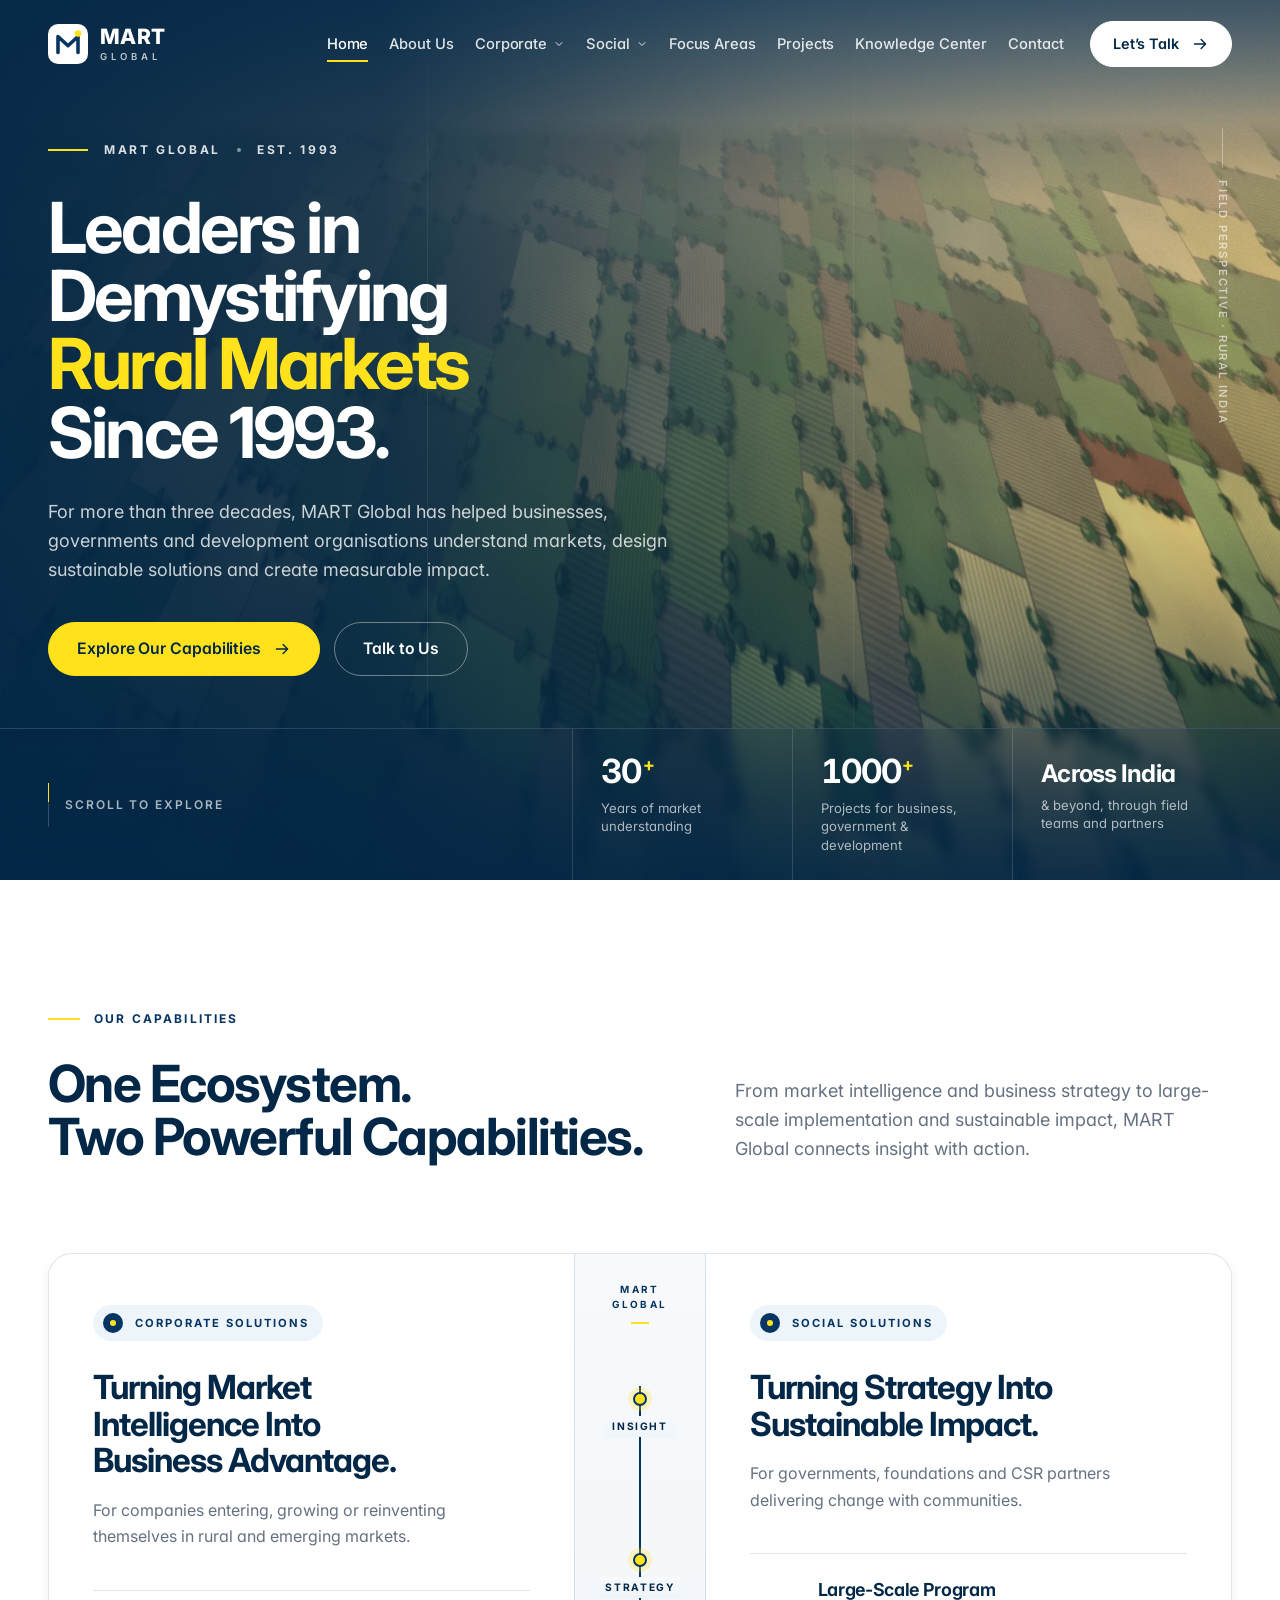
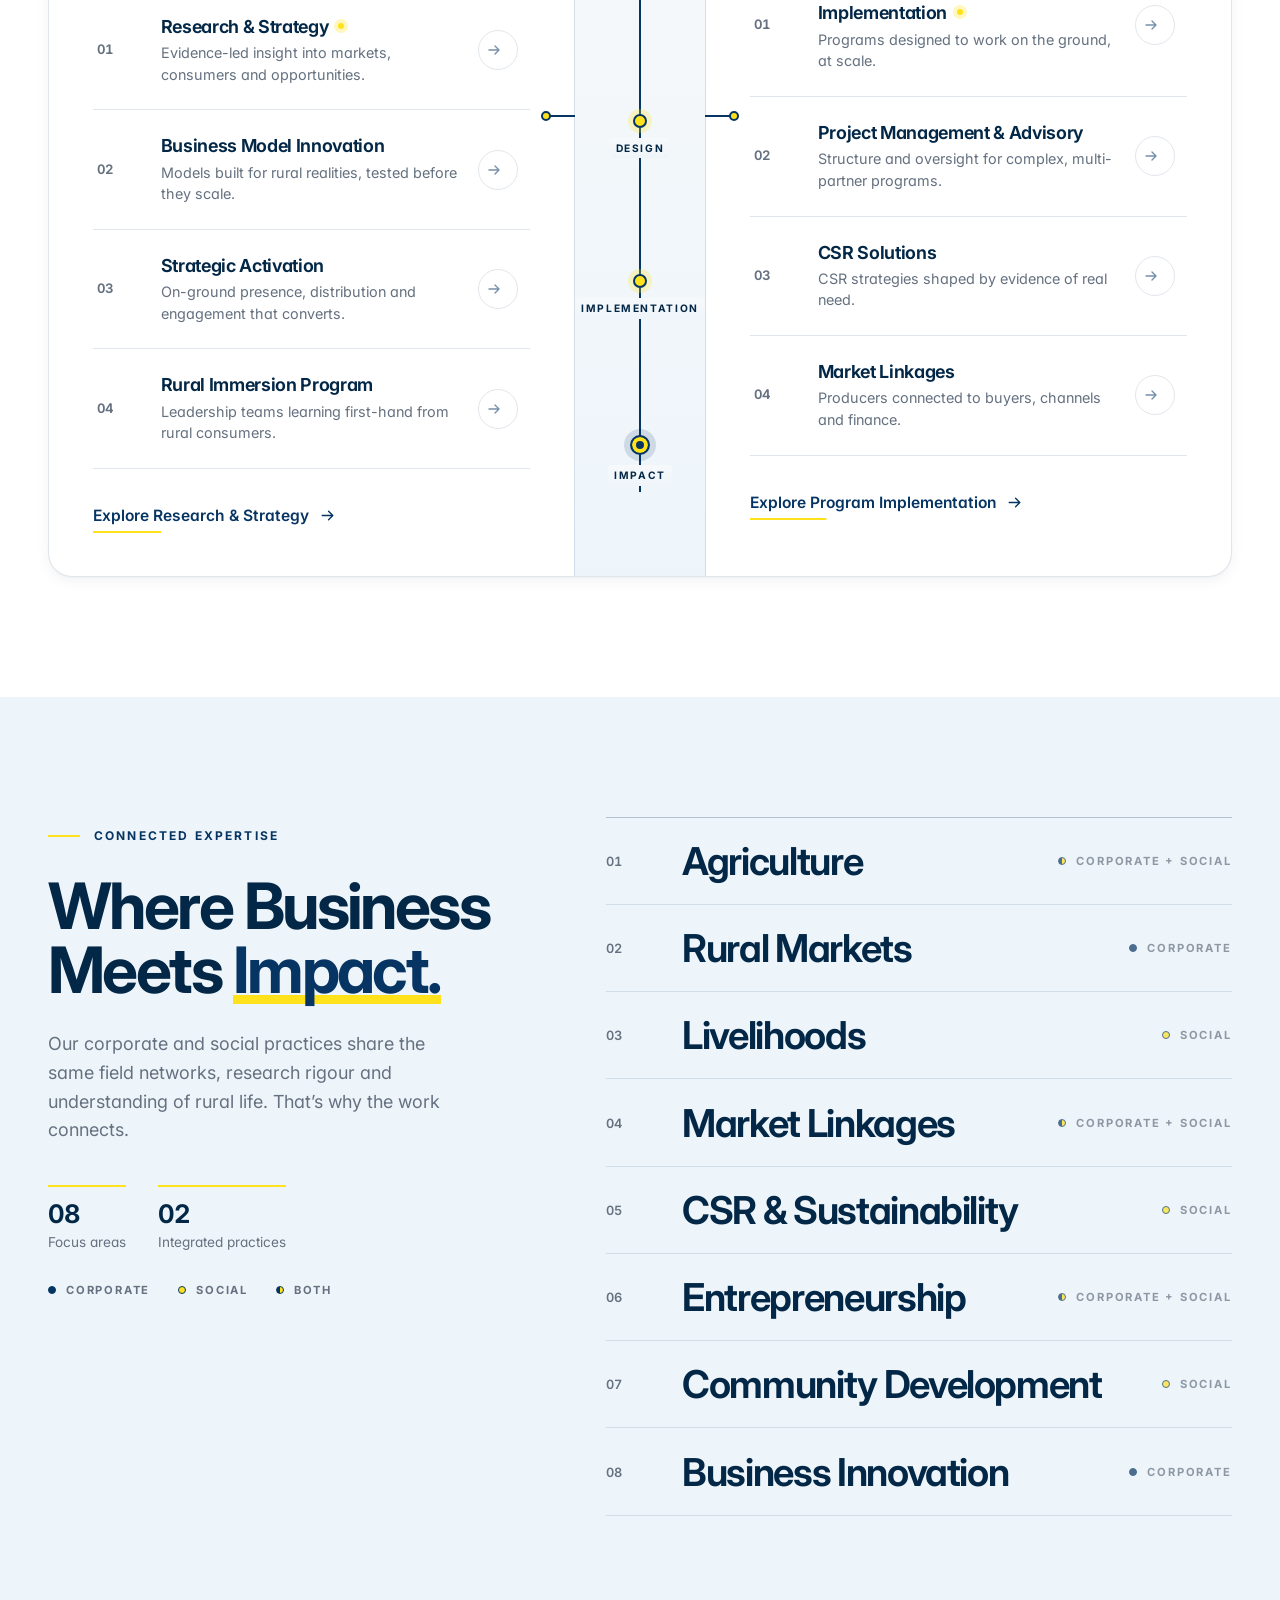
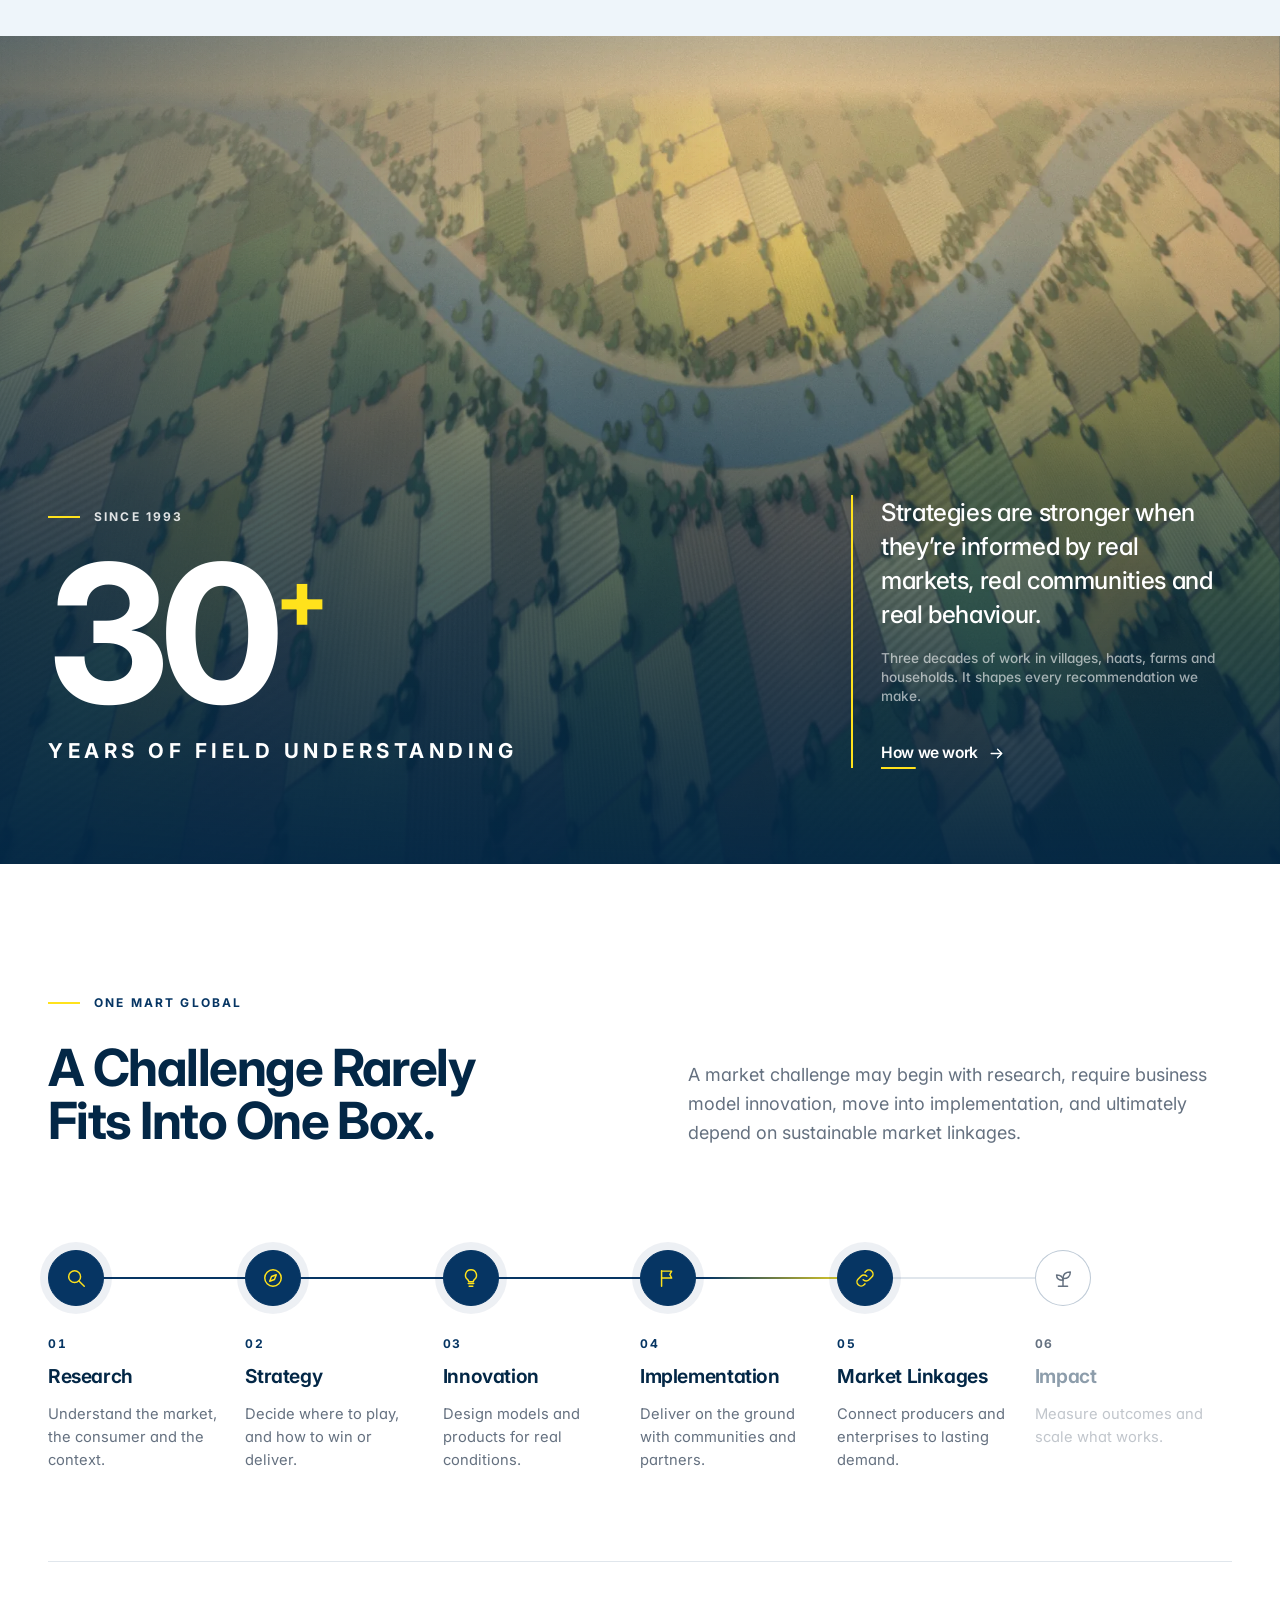
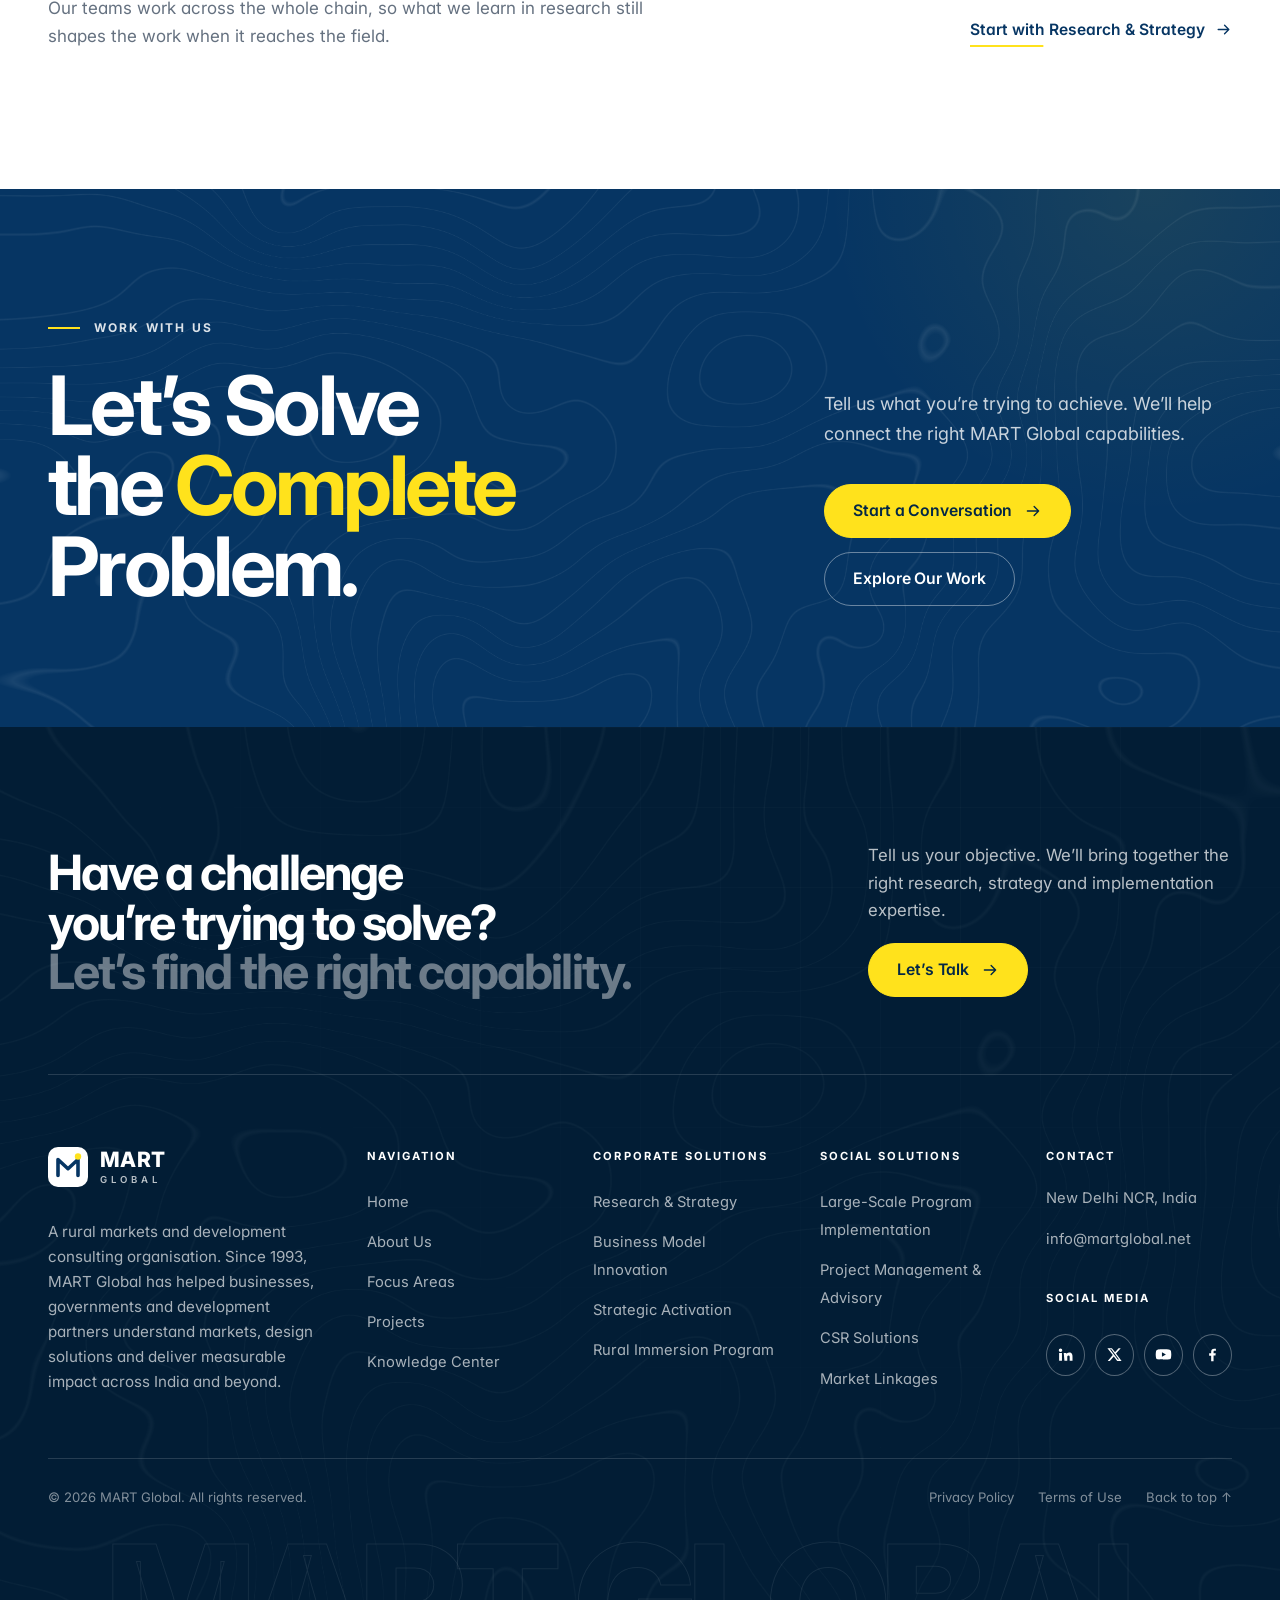
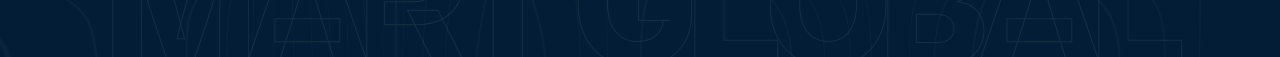
<file: index.html>
<!doctype html>
<html lang="en" class="no-js">
<head>
  <meta charset="utf-8">
  <meta name="viewport" content="width=device-width, initial-scale=1, viewport-fit=cover">
  <title>MART Global | Rural Markets, Strategy &amp; Social Impact Consulting</title>
  <meta name="description" content="Since 1993, MART Global has helped businesses, governments and development organisations understand rural markets, design sustainable solutions and create measurable impact.">
  <meta name="theme-color" content="#063563">
  <meta property="og:title" content="MART Global | Rural Markets, Strategy &amp; Social Impact Consulting">
  <meta property="og:description" content="Since 1993, MART Global has helped businesses, governments and development organisations understand rural markets, design sustainable solutions and create measurable impact.">
  <meta property="og:image" content="assets/images/hero-farmland.webp">
  <link rel="icon" href="assets/icons/favicon.svg" type="image/svg+xml">
  <link rel="preconnect" href="https://fonts.googleapis.com">
  <link rel="preconnect" href="https://fonts.gstatic.com" crossorigin>
  <link rel="stylesheet" href="https://fonts.googleapis.com/css2?family=Inter:wght@400..800&amp;display=swap">
  <link rel="preload" as="image" href="assets/images/hero-farmland.webp" fetchpriority="high">
  <link rel="stylesheet" href="css/style.css">
  <script>
    document.documentElement.classList.replace('no-js', 'js');
    // Safety net: if the interaction script never runs, show all content.
    setTimeout(function () { if (!document.body || !document.body.classList.contains('is-loaded')) document.documentElement.classList.remove('js'); }, 4000);
  </script>
  <script src="js/script.js" defer></script>
</head>
<body class="has-dark-hero" data-page="home" id="top">
  <a class="skip-link" href="#main">Skip to content</a>
  <svg xmlns="http://www.w3.org/2000/svg" style="display:none" aria-hidden="true">
  <symbol id="i-arrow" viewBox="0 0 24 24"><path d="M4.5 12h15M13.5 6l6 6-6 6"/></symbol>
  <symbol id="i-arrow-ur" viewBox="0 0 24 24"><path d="M7 17L17 7M8.5 7H17v8.5"/></symbol>
  <symbol id="i-chev" viewBox="0 0 24 24"><path d="M6 9l6 6 6-6"/></symbol>
  <symbol id="i-plus" viewBox="0 0 24 24"><path d="M12 5v14M5 12h14"/></symbol>
  <symbol id="i-search" viewBox="0 0 24 24"><circle cx="10.5" cy="10.5" r="6.5"/><path d="M15.5 15.5L21 21"/></symbol>
  <symbol id="i-chart" viewBox="0 0 24 24"><path d="M3 20.5h18M6.5 17v-5M11 17V7M15.5 17v-7.5M20 17V4"/></symbol>
  <symbol id="i-chat" viewBox="0 0 24 24"><path d="M20.5 11.5a8 8 0 0 1-11.6 7.1L4 19.8l1.3-4.4A8 8 0 1 1 20.5 11.5z"/><path d="M9 10.5h7M9 13.5h4.5"/></symbol>
  <symbol id="i-compass" viewBox="0 0 24 24"><circle cx="12" cy="12" r="9"/><path d="M15.6 8.4l-2 5.2-5.2 2 2-5.2z"/></symbol>
  <symbol id="i-layers" viewBox="0 0 24 24"><path d="M12 3.5l9 4.8-9 4.8-9-4.8z"/><path d="M3 12.6l9 4.8 9-4.8"/><path d="M3 16.8l9 4.7 9-4.7"/></symbol>
  <symbol id="i-bulb" viewBox="0 0 24 24"><path d="M9 18h6M10 21h4"/><path d="M12 3a6 6 0 0 0-3.6 10.8c.7.6 1.1 1.4 1.1 2.2h5c0-.8.4-1.6 1.1-2.2A6 6 0 0 0 12 3z"/></symbol>
  <symbol id="i-users" viewBox="0 0 24 24"><circle cx="9" cy="8" r="3.5"/><path d="M2.5 20c.6-3.6 3.2-5.5 6.5-5.5s5.9 1.9 6.5 5.5"/><circle cx="17" cy="9" r="2.8"/><path d="M17 14.3c2.5 0 4.1 1.6 4.6 4.2"/></symbol>
  <symbol id="i-leaf" viewBox="0 0 24 24"><path d="M5 19c0-8 5-13 15-14-1 10-6 15-14 15"/><path d="M5 19c3-4 6-7 10-9.5"/></symbol>
  <symbol id="i-partners" viewBox="0 0 24 24"><circle cx="9" cy="12" r="6"/><circle cx="15" cy="12" r="6"/></symbol>
  <symbol id="i-trend" viewBox="0 0 24 24"><path d="M3 17.5l6-6 4 4 8-8"/><path d="M14.5 7.5H21V14"/></symbol>
  <symbol id="i-device" viewBox="0 0 24 24"><rect x="6.5" y="2.5" width="11" height="19" rx="2.2"/><path d="M10.5 18.5h3"/><path d="M9.5 9.2a3.6 3.6 0 0 1 5 0M10.9 11a1.6 1.6 0 0 1 2.2 0"/></symbol>
  <symbol id="i-home" viewBox="0 0 24 24"><path d="M3 11l9-7 9 7"/><path d="M5.5 9.5V20h13V9.5"/><path d="M10 20v-5.5h4V20"/></symbol>
  <symbol id="i-flag" viewBox="0 0 24 24"><path d="M5 21V4"/><path d="M5 4.5h11l-2 3.7 2 3.8H5"/></symbol>
  <symbol id="i-pin" viewBox="0 0 24 24"><path d="M12 21s-7-6.2-7-11.5a7 7 0 0 1 14 0C19 14.8 12 21 12 21z"/><circle cx="12" cy="9.5" r="2.6"/></symbol>
  <symbol id="i-store" viewBox="0 0 24 24"><path d="M4 9l1.6-4.5h12.8L20 9"/><path d="M4 9a2.7 2.7 0 0 0 5.3 0 2.7 2.7 0 0 0 5.4 0A2.7 2.7 0 0 0 20 9"/><path d="M5.5 11.5V20h13v-8.5M10 20v-4.5h4V20"/></symbol>
  <symbol id="i-institution" viewBox="0 0 24 24"><path d="M3 20.5h18M4.5 17.5h15M6.5 17.5v-6.5M10.2 17.5v-6.5M13.8 17.5v-6.5M17.5 17.5v-6.5"/><path d="M3 9.5l9-6 9 6z"/></symbol>
  <symbol id="i-globe" viewBox="0 0 24 24"><circle cx="12" cy="12" r="9"/><path d="M3 12h18M12 3c2.5 2.6 3.8 5.6 3.8 9s-1.3 6.4-3.8 9c-2.5-2.6-3.8-5.6-3.8-9S9.5 5.6 12 3z"/></symbol>
  <symbol id="i-sprout" viewBox="0 0 24 24"><path d="M12 21v-8.5"/><path d="M12 12.5c0-4.2 2.8-7 8-7 0 5-3 7.4-8 7z"/><path d="M12 14.5c0-3.4-2.3-5.8-7-5.8 0 4 2.5 5.8 7 5.8z"/><path d="M7 21h10"/></symbol>
  <symbol id="i-grid" viewBox="0 0 24 24"><rect x="3.5" y="3.5" width="7" height="7" rx="1.5"/><rect x="13.5" y="3.5" width="7" height="7" rx="1.5"/><rect x="3.5" y="13.5" width="7" height="7" rx="1.5"/><circle cx="17" cy="17" r="3.5"/></symbol>
  <symbol id="i-tag" viewBox="0 0 24 24"><path d="M3.5 12.6V4.5a1 1 0 0 1 1-1h8.1l8 8a1.4 1.4 0 0 1 0 2l-7.1 7.1a1.4 1.4 0 0 1-2 0z"/><circle cx="8" cy="8" r="1.4"/></symbol>
  <symbol id="i-flask" viewBox="0 0 24 24"><path d="M9 3h6M10 3v6.2L4.8 18a2 2 0 0 0 1.7 3h11a2 2 0 0 0 1.7-3L14 9.2V3"/><path d="M7.5 15h9"/></symbol>
  <symbol id="i-pie" viewBox="0 0 24 24"><path d="M20.5 13.5A8.5 8.5 0 1 1 10.5 3.5v10z"/><path d="M14 3a7.5 7.5 0 0 1 7 7h-7z"/></symbol>
  <symbol id="i-cart" viewBox="0 0 24 24"><path d="M3 4h2.3l2.3 11h10.9l2-8H6.3"/><circle cx="9.5" cy="19.5" r="1.5"/><circle cx="17" cy="19.5" r="1.5"/></symbol>
  <symbol id="i-eye" viewBox="0 0 24 24"><path d="M2.5 12S6 5.5 12 5.5 21.5 12 21.5 12 18 18.5 12 18.5 2.5 12 2.5 12z"/><circle cx="12" cy="12" r="3"/></symbol>
  <symbol id="i-mega" viewBox="0 0 24 24"><path d="M3.5 10v4a1 1 0 0 0 1 1H7l9 4.5V4.5L7 9H4.5a1 1 0 0 0-1 1z"/><path d="M7.5 15l1.5 5h2.5l-1.2-4M19.5 9.5a3.5 3.5 0 0 1 0 5"/></symbol>
  <symbol id="i-cap" viewBox="0 0 24 24"><path d="M2 9.5l10-5 10 5-10 5z"/><path d="M6 11.5v4.8c0 1.4 2.7 3.2 6 3.2s6-1.8 6-3.2v-4.8M22 9.5v5"/></symbol>
  <symbol id="i-route" viewBox="0 0 24 24"><circle cx="6" cy="18" r="2.5"/><circle cx="18" cy="6" r="2.5"/><path d="M8.5 18h7a3.5 3.5 0 0 0 0-7h-7a3.5 3.5 0 0 1 0-7h7"/></symbol>
  <symbol id="i-target" viewBox="0 0 24 24"><circle cx="12" cy="12" r="9"/><circle cx="12" cy="12" r="5"/><circle cx="12" cy="12" r="1.2"/></symbol>
  <symbol id="i-scale" viewBox="0 0 24 24"><path d="M4 20h16M4 20V14h4v6M10 20V9h4v11M16 20V4h4v16"/></symbol>
  <symbol id="i-link" viewBox="0 0 24 24"><path d="M10 14a4.5 4.5 0 0 0 6.4 0l3-3a4.5 4.5 0 0 0-6.4-6.4l-1 1"/><path d="M14 10a4.5 4.5 0 0 0-6.4 0l-3 3a4.5 4.5 0 0 0 6.4 6.4l1-1"/></symbol>
  <symbol id="i-mail" viewBox="0 0 24 24"><rect x="3" y="5" width="18" height="14" rx="2"/><path d="M3.5 6.5l8.5 6.5 8.5-6.5"/></symbol>
  <symbol id="i-phone" viewBox="0 0 24 24"><path d="M5 3.5h3.5l1.8 4.6-2.3 1.6a11 11 0 0 0 6.3 6.3l1.6-2.3 4.6 1.8V19a1.5 1.5 0 0 1-1.6 1.5A16.5 16.5 0 0 1 3.5 5.1 1.5 1.5 0 0 1 5 3.5z"/></symbol>
  <symbol id="s-linkedin" viewBox="0 0 24 24"><path stroke="none" d="M4.98 3.5a2.5 2.5 0 1 1 0 5 2.5 2.5 0 0 1 0-5zM3 9.75h4v11H3zM9.5 9.75h3.8v1.6h.05c.53-1 1.83-2.05 3.77-2.05 4.03 0 4.78 2.65 4.78 6.1v5.35h-4v-4.74c0-1.13-.02-2.59-1.58-2.59-1.58 0-1.82 1.23-1.82 2.5v4.83h-4z"/></symbol>
  <symbol id="s-x" viewBox="0 0 24 24"><path stroke="none" d="M17.75 3h3.07l-6.7 7.66L22 21h-6.17l-4.83-6.32L5.47 21H2.4l7.17-8.2L2 3h6.33l4.37 5.77zm-1.08 16.17h1.7L7.4 4.73H5.58z"/></symbol>
  <symbol id="s-youtube" viewBox="0 0 24 24"><path stroke="none" d="M22.5 7.2a2.8 2.8 0 0 0-2-2C18.8 4.7 12 4.7 12 4.7s-6.8 0-8.5.5a2.8 2.8 0 0 0-2 2A29 29 0 0 0 1 12a29 29 0 0 0 .5 4.8 2.8 2.8 0 0 0 2 2c1.7.5 8.5.5 8.5.5s6.8 0 8.5-.5a2.8 2.8 0 0 0 2-2A29 29 0 0 0 23 12a29 29 0 0 0-.5-4.8zM9.8 15.1V8.9l5.6 3.1z"/></symbol>
  <symbol id="s-facebook" viewBox="0 0 24 24"><path stroke="none" d="M13.5 21.5v-8h2.7l.4-3.2h-3.1V8.3c0-.9.3-1.6 1.6-1.6h1.7V3.9a22 22 0 0 0-2.5-.1c-2.5 0-4.2 1.5-4.2 4.3v2.3H7.3v3.2h2.8v8z"/></symbol>
  <symbol id="logo-mark" viewBox="0 0 40 40"><rect width="40" height="40" rx="10" style="fill:var(--logo-bg,#063563);transition:fill .35s"/><path d="M10 28.5V12.5l10 9.2 10-9.2v16" style="fill:none;stroke:var(--logo-fg,#fff);transition:stroke .35s" stroke-width="3.6" stroke-linecap="round" stroke-linejoin="round"/><circle cx="30" cy="9.5" r="3.2" style="fill:var(--logo-ac,#FFE21C)"/></symbol>
</svg>

  <header class="site-header" data-header>
    <div class="container header-inner">
      <a class="logo" href="index.html" aria-label="MART Global home">
        <svg class="logo__mark" viewBox="0 0 40 40" aria-hidden="true" focusable="false"><use href="#logo-mark"></use></svg>
        <span class="logo__type"><span class="logo__name">MART</span><span class="logo__sub">GLOBAL</span></span>
      </a>
      <nav class="primary-nav" aria-label="Primary">
        <ul>
          <li class="nav-item"><a class="nav-link is-current" href="index.html" aria-current="page">Home</a></li>
          <li class="nav-item"><a class="nav-link" href="index.html#about">About Us</a></li>
          <li class="nav-item">
            <button class="nav-link" type="button" aria-expanded="false" aria-controls="mega-corporate" data-mega-trigger><span>Corporate<span class="nav-long"> Solutions</span></span><svg class="icon chev" aria-hidden="true" focusable="false"><use href="#i-chev"></use></svg></button>
            <div class="mega" id="mega-corporate" data-mega>
            <div class="mega__main">
              <div class="mega__head"><span class="mega__title">Corporate Solutions</span><p class="mega__intro">Market intelligence and strategy for businesses growing in rural and emerging markets.</p></div>
              <ul class="mega__list">
                <li><a class="mega-link is-featured" href="research-strategy.html"><span class="mega-link__title">Research &amp; Strategy</span><span class="mega-link__desc">Understand markets, customers and opportunities through evidence-led research and strategic insight.</span><span class="mega-link__arrow"><svg class="icon" aria-hidden="true" focusable="false"><use href="#i-arrow"></use></svg></span></a></li><li><a class="mega-link" href="index.html#capabilities"><span class="mega-link__title">Business Model Innovation</span><span class="mega-link__desc">Design and test business models built for the realities of rural and emerging markets.</span><span class="mega-link__arrow"><svg class="icon" aria-hidden="true" focusable="false"><use href="#i-arrow"></use></svg></span></a></li><li><a class="mega-link" href="index.html#capabilities"><span class="mega-link__title">Strategic Activation</span><span class="mega-link__desc">Turn strategy into on-ground presence through activation, distribution and engagement.</span><span class="mega-link__arrow"><svg class="icon" aria-hidden="true" focusable="false"><use href="#i-arrow"></use></svg></span></a></li><li><a class="mega-link" href="index.html#capabilities"><span class="mega-link__title">Rural Immersion Program</span><span class="mega-link__desc">Bring leadership teams face to face with rural consumers, markets and communities.</span><span class="mega-link__arrow"><svg class="icon" aria-hidden="true" focusable="false"><use href="#i-arrow"></use></svg></span></a></li>
              </ul>
            </div>
            <aside class="mega__aside" aria-label="Explore MART Global">
              <span class="mega__aside-title">Explore MART</span>
              <ul><li><a href="index.html#focus-areas">Focus Areas <svg class="icon" aria-hidden="true" focusable="false"><use href="#i-arrow"></use></svg></a></li><li><a href="index.html#about">Landmark Projects <svg class="icon" aria-hidden="true" focusable="false"><use href="#i-arrow"></use></svg></a></li><li><a href="large-scale-program-implementation.html">Social Solutions <svg class="icon" aria-hidden="true" focusable="false"><use href="#i-arrow"></use></svg></a></li></ul>
              <a class="mega__feature" href="research-strategy.html#approach"><span class="media"><img src="assets/images/market-sm.webp" alt="" width="480" height="320" decoding="async" loading="lazy"></span><span><span>Featured approach</span><strong>From questions to strategic direction, in five stages</strong></span></a>
            </aside>
          </div>
          </li>
          <li class="nav-item">
            <button class="nav-link" type="button" aria-expanded="false" aria-controls="mega-social" data-mega-trigger><span>Social<span class="nav-long"> Solutions</span></span><svg class="icon chev" aria-hidden="true" focusable="false"><use href="#i-chev"></use></svg></button>
            <div class="mega" id="mega-social" data-mega>
            <div class="mega__main">
              <div class="mega__head"><span class="mega__title">Social Solutions</span><p class="mega__intro">Program design and implementation that turns strategy into sustainable impact.</p></div>
              <ul class="mega__list">
                <li><a class="mega-link is-featured" href="large-scale-program-implementation.html"><span class="mega-link__title">Large-Scale Program Implementation</span><span class="mega-link__desc">Design and deliver programs that reach communities at scale, from pilot to statewide rollout.</span><span class="mega-link__arrow"><svg class="icon" aria-hidden="true" focusable="false"><use href="#i-arrow"></use></svg></span></a></li><li><a class="mega-link" href="index.html#capabilities"><span class="mega-link__title">Project Management &amp; Advisory</span><span class="mega-link__desc">Structure, monitor and steer complex programs with many stakeholders.</span><span class="mega-link__arrow"><svg class="icon" aria-hidden="true" focusable="false"><use href="#i-arrow"></use></svg></span></a></li><li><a class="mega-link" href="index.html#capabilities"><span class="mega-link__title">CSR Solutions</span><span class="mega-link__desc">Shape CSR strategies and projects that create measurable, lasting community value.</span><span class="mega-link__arrow"><svg class="icon" aria-hidden="true" focusable="false"><use href="#i-arrow"></use></svg></span></a></li><li><a class="mega-link" href="index.html#capabilities"><span class="mega-link__title">Market Linkages</span><span class="mega-link__desc">Connect producers, artisans and enterprises with sustainable markets and buyers.</span><span class="mega-link__arrow"><svg class="icon" aria-hidden="true" focusable="false"><use href="#i-arrow"></use></svg></span></a></li>
              </ul>
            </div>
            <aside class="mega__aside" aria-label="Explore MART Global">
              <span class="mega__aside-title">Explore MART</span>
              <ul><li><a href="index.html#focus-areas">Focus Areas <svg class="icon" aria-hidden="true" focusable="false"><use href="#i-arrow"></use></svg></a></li><li><a href="index.html#about">Landmark Projects <svg class="icon" aria-hidden="true" focusable="false"><use href="#i-arrow"></use></svg></a></li><li><a href="research-strategy.html">Corporate Solutions <svg class="icon" aria-hidden="true" focusable="false"><use href="#i-arrow"></use></svg></a></li></ul>
              <a class="mega__feature" href="large-scale-program-implementation.html#principles"><span class="media"><img src="assets/images/community-sm.webp" alt="" width="480" height="320" decoding="async" loading="lazy"></span><span><span>Our philosophy</span><strong>Six principles behind programs that work on the ground</strong></span></a>
            </aside>
          </div>
          </li>
          <li class="nav-item"><a class="nav-link" href="index.html#focus-areas">Focus Areas</a></li>
          <li class="nav-item"><a class="nav-link" href="index.html#approach">Projects</a></li>
          <li class="nav-item"><a class="nav-link" href="research-strategy.html#impact-areas">Knowledge Center</a></li>
          <li class="nav-item"><a class="nav-link" href="#contact">Contact</a></li>
        </ul>
      </nav>
      <a class="btn btn--primary header-cta" href="#contact">Let&rsquo;s Talk <svg class="icon" aria-hidden="true" focusable="false"><use href="#i-arrow"></use></svg></a>
      <button class="menu-toggle" type="button" aria-expanded="false" aria-controls="mobile-nav" data-menu-toggle>
        <span class="sr-only" data-menu-label>Open menu</span>
        <span class="menu-toggle__bars" aria-hidden="true"><span></span><span></span></span>
      </button>
    </div>
  </header>

  <div class="mobile-nav" id="mobile-nav" data-mobile-nav role="dialog" aria-modal="true" aria-label="Site menu">
    <div class="mobile-nav__scroll">
      <nav aria-label="Mobile">
        <ul class="mobile-nav__list">
          <li class="mobile-nav__item" style="--i:0"><a class="mobile-nav__link" href="index.html" aria-current="page">Home <svg class="icon" aria-hidden="true" focusable="false"><use href="#i-arrow"></use></svg></a></li>
          <li class="mobile-nav__item" style="--i:1"><a class="mobile-nav__link" href="index.html#about">About Us <svg class="icon" aria-hidden="true" focusable="false"><use href="#i-arrow"></use></svg></a></li>
          <li class="mobile-nav__item" style="--i:2">
            <button class="mobile-nav__link" type="button" aria-expanded="false" aria-controls="m-corporate" data-mobile-acc>Corporate Solutions <svg class="icon" aria-hidden="true" focusable="false"><use href="#i-plus"></use></svg></button>
            <div class="mobile-acc" id="m-corporate"><ul><li><a href="research-strategy.html"><span class="n">01</span>Research &amp; Strategy<svg class="icon" aria-hidden="true" focusable="false"><use href="#i-arrow"></use></svg></a></li><li><a href="index.html#capabilities"><span class="n">02</span>Business Model Innovation<svg class="icon" aria-hidden="true" focusable="false"><use href="#i-arrow"></use></svg></a></li><li><a href="index.html#capabilities"><span class="n">03</span>Strategic Activation<svg class="icon" aria-hidden="true" focusable="false"><use href="#i-arrow"></use></svg></a></li><li><a href="index.html#capabilities"><span class="n">04</span>Rural Immersion Program<svg class="icon" aria-hidden="true" focusable="false"><use href="#i-arrow"></use></svg></a></li></ul></div>
          </li>
          <li class="mobile-nav__item" style="--i:3">
            <button class="mobile-nav__link" type="button" aria-expanded="false" aria-controls="m-social" data-mobile-acc>Social Solutions <svg class="icon" aria-hidden="true" focusable="false"><use href="#i-plus"></use></svg></button>
            <div class="mobile-acc" id="m-social"><ul><li><a href="large-scale-program-implementation.html"><span class="n">01</span>Large-Scale Program Implementation<svg class="icon" aria-hidden="true" focusable="false"><use href="#i-arrow"></use></svg></a></li><li><a href="index.html#capabilities"><span class="n">02</span>Project Management &amp; Advisory<svg class="icon" aria-hidden="true" focusable="false"><use href="#i-arrow"></use></svg></a></li><li><a href="index.html#capabilities"><span class="n">03</span>CSR Solutions<svg class="icon" aria-hidden="true" focusable="false"><use href="#i-arrow"></use></svg></a></li><li><a href="index.html#capabilities"><span class="n">04</span>Market Linkages<svg class="icon" aria-hidden="true" focusable="false"><use href="#i-arrow"></use></svg></a></li></ul></div>
          </li>
          <li class="mobile-nav__item" style="--i:4"><a class="mobile-nav__link" href="index.html#focus-areas">Focus Areas <svg class="icon" aria-hidden="true" focusable="false"><use href="#i-arrow"></use></svg></a></li>
          <li class="mobile-nav__item" style="--i:5"><a class="mobile-nav__link" href="index.html#approach">Projects <svg class="icon" aria-hidden="true" focusable="false"><use href="#i-arrow"></use></svg></a></li>
          <li class="mobile-nav__item" style="--i:6"><a class="mobile-nav__link" href="research-strategy.html#impact-areas">Knowledge Center <svg class="icon" aria-hidden="true" focusable="false"><use href="#i-arrow"></use></svg></a></li>
          <li class="mobile-nav__item" style="--i:7"><a class="mobile-nav__link" href="#contact">Contact <svg class="icon" aria-hidden="true" focusable="false"><use href="#i-arrow"></use></svg></a></li>
        </ul>
      </nav>
      <div class="mobile-nav__foot">
        <a class="btn btn--yellow" href="#contact">Let&rsquo;s Talk <svg class="icon" aria-hidden="true" focusable="false"><use href="#i-arrow"></use></svg></a>
        <div class="mobile-nav__contact"><a href="mailto:info@martglobal.net">info@martglobal.net</a><span>New Delhi NCR, India</span></div>
      </div>
    </div>
  </div>

  <main id="main">

    <!-- ============ HERO ============ -->
    <section class="hero" aria-labelledby="hero-title">
      <div class="hero__media">
        <img src="assets/images/hero-farmland.webp" srcset="assets/images/hero-farmland-sm.webp 960w, assets/images/hero-farmland.webp 2400w" sizes="100vw" alt="Aerial view of a patchwork of farmland at sunrise in rural India" width="2400" height="1500" decoding="async" fetchpriority="high">
      </div>
      <div class="hero__grid-lines" aria-hidden="true">
        <span style="left:33.333%"></span><span style="left:66.666%"></span>
      </div>
      <p class="hero-caption intro intro--fade" style="--d:700ms" aria-hidden="true">Field perspective &middot; Rural India</p>

      <div class="container hero__content">
        <p class="hero__eyebrow intro" style="--d:0ms">MART Global <span class="sep" aria-hidden="true"></span> Est. 1993</p>
        <h1 class="hero__title" id="hero-title">
          <span class="line"><span class="intro" style="--d:90ms">Leaders in</span></span>
          <span class="line"><span class="intro" style="--d:180ms">Demystifying</span></span>
          <span class="line"><span class="intro hl" style="--d:270ms">Rural Markets</span></span>
          <span class="line"><span class="intro" style="--d:360ms">Since 1993.</span></span>
        </h1>
        <p class="hero__lead intro intro--fade" style="--d:460ms">For more than three decades, MART Global has helped businesses, governments and development organisations understand markets, design sustainable solutions and create measurable impact.</p>
        <div class="btn-row hero__actions intro intro--fade" style="--d:560ms">
          <a class="btn btn--yellow" href="#capabilities">Explore Our Capabilities <svg class="icon" aria-hidden="true" focusable="false"><use href="#i-arrow"></use></svg></a>
          <a class="btn btn--ghost-light" href="#contact">Talk to Us</a>
        </div>
      </div>

      <div class="hero__foot intro intro--fade" style="--d:680ms">
        <div class="container hero__foot-inner">
          <div class="hero-scroll" aria-hidden="true"><span class="hero-scroll__line"></span>Scroll to explore</div>
          <div class="hero-stat hero-stat--a">
            <span class="hero-stat__value num"><span data-count="30">30</span><sup>+</sup></span>
            <span class="hero-stat__label">Years of market understanding</span>
          </div>
          <div class="hero-stat hero-stat--b">
            <span class="hero-stat__value num"><span data-count="1000">1000</span><sup>+</sup></span>
            <span class="hero-stat__label">Projects for business, government &amp; development</span>
          </div>
          <div class="hero-stat hero-stat--c">
            <span class="hero-stat__value hero-stat__value--text">Across India</span>
            <span class="hero-stat__label">&amp; beyond, through field teams and partners</span>
          </div>
        </div>
      </div>
    </section>

    <!-- ============ CAPABILITIES ============ -->
    <section class="section capabilities" id="capabilities" aria-labelledby="cap-title">
      <div class="container">
        <div class="section-head">
          <div>
            <p class="eyebrow reveal">Our Capabilities</p>
            <h2 class="h2 reveal" id="cap-title" style="--delay:80ms">One Ecosystem.<br>Two Powerful Capabilities.</h2>
          </div>
          <p class="lead reveal" style="--delay:160ms">From market intelligence and business strategy to large-scale implementation and sustainable impact, MART Global connects insight with action.</p>
        </div>

        <div class="capability-system reveal-up">
          <div class="cap-panel cap-panel--corporate" data-preview-group>
            <span class="cap-panel__label"><span class="dot" aria-hidden="true"></span>Corporate Solutions</span>
            <h3 class="cap-panel__title">Turning Market Intelligence Into Business Advantage.</h3>
            <p class="cap-panel__text">For companies entering, growing or reinventing themselves in rural and emerging markets.</p>
            <ul class="service-list">
                <li><a class="service-row is-link-highlight" href="research-strategy.html" data-preview="assets/images/market-sm.webp">
                  <span class="service-row__num num">01</span>
                  <span class="service-row__body"><span class="service-row__title">Research &amp; Strategy</span><span class="service-row__desc">Evidence-led insight into markets, consumers and opportunities.</span></span>
                  <span class="service-row__arrow"><svg class="icon" aria-hidden="true" focusable="false"><use href="#i-arrow"></use></svg></span>
                </a></li>
                <li><a class="service-row" href="index.html#capabilities" data-preview="assets/images/fields-mustard-sm.webp">
                  <span class="service-row__num num">02</span>
                  <span class="service-row__body"><span class="service-row__title">Business Model Innovation</span><span class="service-row__desc">Models built for rural realities, tested before they scale.</span></span>
                  <span class="service-row__arrow"><svg class="icon" aria-hidden="true" focusable="false"><use href="#i-arrow"></use></svg></span>
                </a></li>
                <li><a class="service-row" href="index.html#capabilities" data-preview="assets/images/village-sm.webp">
                  <span class="service-row__num num">03</span>
                  <span class="service-row__body"><span class="service-row__title">Strategic Activation</span><span class="service-row__desc">On-ground presence, distribution and engagement that converts.</span></span>
                  <span class="service-row__arrow"><svg class="icon" aria-hidden="true" focusable="false"><use href="#i-arrow"></use></svg></span>
                </a></li>
                <li><a class="service-row" href="index.html#capabilities" data-preview="assets/images/community-sm.webp">
                  <span class="service-row__num num">04</span>
                  <span class="service-row__body"><span class="service-row__title">Rural Immersion Program</span><span class="service-row__desc">Leadership teams learning first-hand from rural consumers.</span></span>
                  <span class="service-row__arrow"><svg class="icon" aria-hidden="true" focusable="false"><use href="#i-arrow"></use></svg></span>
                </a></li>
            </ul>
            <div class="cap-panel__foot"><a class="link-arrow" href="research-strategy.html">Explore Research &amp; Strategy <svg class="icon" aria-hidden="true" focusable="false"><use href="#i-arrow"></use></svg></a></div>
          </div>

          <div class="cap-spine" data-observe aria-label="How MART Global capabilities connect">
            <span class="cap-spine__brand">MART<br>Global</span>
            <span class="cap-spine__bridge cap-spine__bridge--l" aria-hidden="true"></span>
            <span class="cap-spine__bridge cap-spine__bridge--r" aria-hidden="true"></span>
            <div class="cap-spine__track">
              <span class="cap-spine__line" aria-hidden="true"></span>
              <ol class="cap-spine__nodes"><li class="spine-node" style="--delay:200ms"><span class="spine-node__dot"></span><span class="spine-node__label">INSIGHT</span></li><li class="spine-node" style="--delay:420ms"><span class="spine-node__dot"></span><span class="spine-node__label">STRATEGY</span></li><li class="spine-node" style="--delay:640ms"><span class="spine-node__dot"></span><span class="spine-node__label">DESIGN</span></li><li class="spine-node" style="--delay:860ms"><span class="spine-node__dot"></span><span class="spine-node__label">IMPLEMENTATION</span></li><li class="spine-node" style="--delay:1080ms"><span class="spine-node__dot"></span><span class="spine-node__label">IMPACT</span></li></ol>
            </div>
          </div>

          <div class="cap-panel cap-panel--social" data-preview-group>
            <span class="cap-panel__label"><span class="dot" aria-hidden="true"></span>Social Solutions</span>
            <h3 class="cap-panel__title">Turning Strategy Into Sustainable Impact.</h3>
            <p class="cap-panel__text">For governments, foundations and CSR partners delivering change with communities.</p>
            <ul class="service-list">
                <li><a class="service-row is-link-highlight" href="large-scale-program-implementation.html" data-preview="assets/images/paddy-water-sm.webp">
                  <span class="service-row__num num">01</span>
                  <span class="service-row__body"><span class="service-row__title">Large-Scale Program Implementation</span><span class="service-row__desc">Programs designed to work on the ground, at scale.</span></span>
                  <span class="service-row__arrow"><svg class="icon" aria-hidden="true" focusable="false"><use href="#i-arrow"></use></svg></span>
                </a></li>
                <li><a class="service-row" href="index.html#capabilities" data-preview="assets/images/orchard-sm.webp">
                  <span class="service-row__num num">02</span>
                  <span class="service-row__body"><span class="service-row__title">Project Management &amp; Advisory</span><span class="service-row__desc">Structure and oversight for complex, multi-partner programs.</span></span>
                  <span class="service-row__arrow"><svg class="icon" aria-hidden="true" focusable="false"><use href="#i-arrow"></use></svg></span>
                </a></li>
                <li><a class="service-row" href="index.html#capabilities" data-preview="assets/images/terraces-sm.webp">
                  <span class="service-row__num num">03</span>
                  <span class="service-row__body"><span class="service-row__title">CSR Solutions</span><span class="service-row__desc">CSR strategies shaped by evidence of real need.</span></span>
                  <span class="service-row__arrow"><svg class="icon" aria-hidden="true" focusable="false"><use href="#i-arrow"></use></svg></span>
                </a></li>
                <li><a class="service-row" href="index.html#capabilities" data-preview="assets/images/market-sm.webp">
                  <span class="service-row__num num">04</span>
                  <span class="service-row__body"><span class="service-row__title">Market Linkages</span><span class="service-row__desc">Producers connected to buyers, channels and finance.</span></span>
                  <span class="service-row__arrow"><svg class="icon" aria-hidden="true" focusable="false"><use href="#i-arrow"></use></svg></span>
                </a></li>
            </ul>
            <div class="cap-panel__foot"><a class="link-arrow" href="large-scale-program-implementation.html">Explore Program Implementation <svg class="icon" aria-hidden="true" focusable="false"><use href="#i-arrow"></use></svg></a></div>
          </div>
        </div>
      </div>
    </section>

    <!-- ============ WHERE BUSINESS MEETS IMPACT ============ -->
    <section class="section section--soft" id="focus-areas" aria-labelledby="meets-title">
      <div class="container meets">
        <div class="meets__intro">
          <p class="eyebrow reveal">Connected Expertise</p>
          <h2 class="meets__title reveal" id="meets-title" style="--delay:80ms">Where Business<br>Meets <span class="accent-word">Impact.</span></h2>
          <p class="lead meets__text reveal" style="--delay:160ms">Our corporate and social practices share the same field networks, research rigour and understanding of rural life. That&rsquo;s why the work connects.</p>
          <div class="meets__meta reveal" style="--delay:220ms">
            <div><strong class="num">08</strong><span>Focus areas</span></div>
            <div><strong class="num">02</strong><span>Integrated practices</span></div>
          </div>
          <div class="focus-legend reveal" style="--delay:280ms" aria-hidden="true">
            <span class="focus-word__tag is-corp">Corporate</span>
            <span class="focus-word__tag is-soc">Social</span>
            <span class="focus-word__tag is-both">Both</span>
          </div>
        </div>
        <ul class="focus-words">
          <li class="focus-word reveal" style="--delay:0ms"><span class="focus-word__n num">01</span><span class="focus-word__name">Agriculture</span><span class="focus-word__tag is-both">Corporate + Social</span></li><li class="focus-word reveal" style="--delay:60ms"><span class="focus-word__n num">02</span><span class="focus-word__name">Rural Markets</span><span class="focus-word__tag is-corp">Corporate</span></li><li class="focus-word reveal" style="--delay:120ms"><span class="focus-word__n num">03</span><span class="focus-word__name">Livelihoods</span><span class="focus-word__tag is-soc">Social</span></li><li class="focus-word reveal" style="--delay:180ms"><span class="focus-word__n num">04</span><span class="focus-word__name">Market Linkages</span><span class="focus-word__tag is-both">Corporate + Social</span></li><li class="focus-word reveal" style="--delay:240ms"><span class="focus-word__n num">05</span><span class="focus-word__name">CSR &amp; Sustainability</span><span class="focus-word__tag is-soc">Social</span></li><li class="focus-word reveal" style="--delay:300ms"><span class="focus-word__n num">06</span><span class="focus-word__name">Entrepreneurship</span><span class="focus-word__tag is-both">Corporate + Social</span></li><li class="focus-word reveal" style="--delay:360ms"><span class="focus-word__n num">07</span><span class="focus-word__name">Community Development</span><span class="focus-word__tag is-soc">Social</span></li><li class="focus-word reveal" style="--delay:420ms"><span class="focus-word__n num">08</span><span class="focus-word__name">Business Innovation</span><span class="focus-word__tag is-corp">Corporate</span></li>
        </ul>
      </div>
    </section>

    <!-- ============ STORY MOMENT ============ -->
    <section class="story" id="about" aria-labelledby="story-title">
      <div class="story__media" data-parallax>
        <img src="assets/images/river-landscape.webp" alt="Aerial view of a river winding through farmland at dusk" width="2600" height="1500" decoding="async" loading="lazy">
      </div>
      <div class="container story__inner on-dark">
        <div>
          <p class="eyebrow reveal">Since 1993</p>
          <h2 id="story-title">
            <span class="story__big reveal-up num">30<sup>+</sup></span>
            <span class="story__kicker reveal" style="--delay:120ms">Years of field understanding</span>
          </h2>
        </div>
        <div class="story__statement reveal" style="--delay:200ms">
          <p>Strategies are stronger when they&rsquo;re informed by real markets, real communities and real behaviour.</p>
          <small>Three decades of work in villages, haats, farms and households. It shapes every recommendation we make.</small>
          <p style="margin:26px 0 0"><a class="link-arrow" href="#approach">How we work <svg class="icon" aria-hidden="true" focusable="false"><use href="#i-arrow"></use></svg></a></p>
        </div>
      </div>
    </section>

    <!-- ============ CONNECTED CAPABILITIES ============ -->
    <section class="section" id="approach" aria-labelledby="flow-title">
      <div class="container">
        <div class="flow-head">
          <div>
            <p class="eyebrow reveal">One MART Global</p>
            <h2 class="h2 reveal" id="flow-title" style="--delay:80ms">A Challenge Rarely<br>Fits Into One Box.</h2>
          </div>
          <p class="lead reveal" style="--delay:160ms">A market challenge may begin with research, require business model innovation, move into implementation, and ultimately depend on sustainable market linkages.</p>
        </div>

        <div class="flow" data-flow>
          <div class="flow__rail" aria-hidden="true"><span class="flow__rail-fill"></span></div>
          <ol class="flow__list">
            <li class="flow-step" data-flow-step>
              <span class="flow-step__node"><svg class="icon" aria-hidden="true" focusable="false"><use href="#i-search"></use></svg></span>
              <span class="flow-step__n num">01</span>
              <span class="flow-step__title">Research</span>
              <p class="flow-step__text">Understand the market, the consumer and the context.</p>
            </li><li class="flow-step" data-flow-step>
              <span class="flow-step__node"><svg class="icon" aria-hidden="true" focusable="false"><use href="#i-compass"></use></svg></span>
              <span class="flow-step__n num">02</span>
              <span class="flow-step__title">Strategy</span>
              <p class="flow-step__text">Decide where to play, and how to win or deliver.</p>
            </li><li class="flow-step" data-flow-step>
              <span class="flow-step__node"><svg class="icon" aria-hidden="true" focusable="false"><use href="#i-bulb"></use></svg></span>
              <span class="flow-step__n num">03</span>
              <span class="flow-step__title">Innovation</span>
              <p class="flow-step__text">Design models and products for real conditions.</p>
            </li><li class="flow-step" data-flow-step>
              <span class="flow-step__node"><svg class="icon" aria-hidden="true" focusable="false"><use href="#i-flag"></use></svg></span>
              <span class="flow-step__n num">04</span>
              <span class="flow-step__title">Implementation</span>
              <p class="flow-step__text">Deliver on the ground with communities and partners.</p>
            </li><li class="flow-step" data-flow-step>
              <span class="flow-step__node"><svg class="icon" aria-hidden="true" focusable="false"><use href="#i-link"></use></svg></span>
              <span class="flow-step__n num">05</span>
              <span class="flow-step__title">Market Linkages</span>
              <p class="flow-step__text">Connect producers and enterprises to lasting demand.</p>
            </li><li class="flow-step" data-flow-step>
              <span class="flow-step__node"><svg class="icon" aria-hidden="true" focusable="false"><use href="#i-sprout"></use></svg></span>
              <span class="flow-step__n num">06</span>
              <span class="flow-step__title">Impact</span>
              <p class="flow-step__text">Measure outcomes and scale what works.</p>
            </li>
          </ol>
        </div>

        <div class="flow-note reveal">
          <p>Our teams work across the whole chain, so what we learn in research still shapes the work when it reaches the field.</p>
          <a class="link-arrow" href="research-strategy.html">Start with Research &amp; Strategy <svg class="icon" aria-hidden="true" focusable="false"><use href="#i-arrow"></use></svg></a>
        </div>
      </div>
    </section>

    <!-- ============ CLOSING CTA ============ -->
    <section class="section closing on-dark" aria-labelledby="closing-title">
      <div class="closing__lines" aria-hidden="true"></div>
      <div class="closing__glow" aria-hidden="true"></div>
      <div class="container closing__inner">
        <div>
          <p class="eyebrow reveal">Work With Us</p>
          <h2 class="closing__title reveal" id="closing-title" style="--delay:80ms">Let&rsquo;s Solve<br>the <span class="hl">Complete</span> Problem.</h2>
        </div>
        <div class="reveal" style="--delay:180ms">
          <p class="closing__text">Tell us what you&rsquo;re trying to achieve. We&rsquo;ll help connect the right MART Global capabilities.</p>
          <div class="btn-row">
            <a class="btn btn--yellow" href="#contact">Start a Conversation <svg class="icon" aria-hidden="true" focusable="false"><use href="#i-arrow"></use></svg></a>
            <a class="btn btn--ghost-light" href="#about">Explore Our Work</a>
          </div>
        </div>
      </div>
    </section>

  </main>

  <footer class="site-footer" id="contact">
    <div class="site-footer__texture" aria-hidden="true"></div>
    <div class="site-footer__grid-tex" aria-hidden="true"></div>
    <div class="container">
      <div class="footer-cta">
        <h2 class="footer-cta__title reveal">Have a challenge<br>you&rsquo;re trying to solve? <span>Let&rsquo;s find the right capability.</span></h2>
        <div class="footer-cta__side reveal" style="--delay:120ms">
          <p>Tell us your objective. We&rsquo;ll bring together the right research, strategy and implementation expertise.</p>
          <a class="btn btn--yellow" href="mailto:info@martglobal.net?subject=Let%E2%80%99s%20talk">Let&rsquo;s Talk <svg class="icon" aria-hidden="true" focusable="false"><use href="#i-arrow"></use></svg></a>
        </div>
      </div>

      <div class="footer-main">
        <div class="footer-brand">
          <a class="logo" href="index.html" aria-label="MART Global home">
            <svg class="logo__mark" viewBox="0 0 40 40" aria-hidden="true" focusable="false"><use href="#logo-mark"></use></svg>
            <span class="logo__type"><span class="logo__name">MART</span><span class="logo__sub">GLOBAL</span></span>
          </a>
          <p>A rural markets and development consulting organisation. Since 1993, MART Global has helped businesses, governments and development partners understand markets, design solutions and deliver measurable impact across India and beyond.</p>
        </div>
        <div class="footer-col footer-col--nav">
          <h3>Navigation</h3>
          <ul>
            <li><a href="index.html">Home</a></li>
            <li><a href="index.html#about">About Us</a></li>
            <li><a href="index.html#focus-areas">Focus Areas</a></li>
            <li><a href="index.html#approach">Projects</a></li>
            <li><a href="research-strategy.html#impact-areas">Knowledge Center</a></li>
          </ul>
        </div>
        <div class="footer-col footer-col--corp">
          <h3>Corporate Solutions</h3>
          <ul><li><a href="research-strategy.html">Research &amp; Strategy</a></li><li><a href="index.html#capabilities">Business Model Innovation</a></li><li><a href="index.html#capabilities">Strategic Activation</a></li><li><a href="index.html#capabilities">Rural Immersion Program</a></li></ul>
        </div>
        <div class="footer-col footer-col--soc">
          <h3>Social Solutions</h3>
          <ul><li><a href="large-scale-program-implementation.html">Large-Scale Program Implementation</a></li><li><a href="index.html#capabilities">Project Management &amp; Advisory</a></li><li><a href="index.html#capabilities">CSR Solutions</a></li><li><a href="index.html#capabilities">Market Linkages</a></li></ul>
        </div>
        <div class="footer-col footer-col--contact">
          <h3>Contact</h3>
          <div class="footer-contact">
            <address>New Delhi NCR, India</address>
            <a href="mailto:info@martglobal.net">info@martglobal.net</a>
          </div>
          <h3 style="margin-top:36px">Social Media</h3>
          <div class="socials">
            <a href="#" aria-label="MART Global on LinkedIn"><svg aria-hidden="true"><use href="#s-linkedin"></use></svg></a>
            <a href="#" aria-label="MART Global on X"><svg aria-hidden="true"><use href="#s-x"></use></svg></a>
            <a href="#" aria-label="MART Global on YouTube"><svg aria-hidden="true"><use href="#s-youtube"></use></svg></a>
            <a href="#" aria-label="MART Global on Facebook"><svg aria-hidden="true"><use href="#s-facebook"></use></svg></a>
          </div>
        </div>
      </div>

      <div class="footer-bottom">
        <span>&copy; <span data-year>2026</span> MART Global. All rights reserved.</span>
        <ul>
          <li><a href="#">Privacy Policy</a></li>
          <li><a href="#">Terms of Use</a></li>
          <li><a href="#top">Back to top &uarr;</a></li>
        </ul>
      </div>
    </div>
    <div class="footer-wordmark" aria-hidden="true">MART GLOBAL</div>
  </footer>
</body>
</html>
</file>
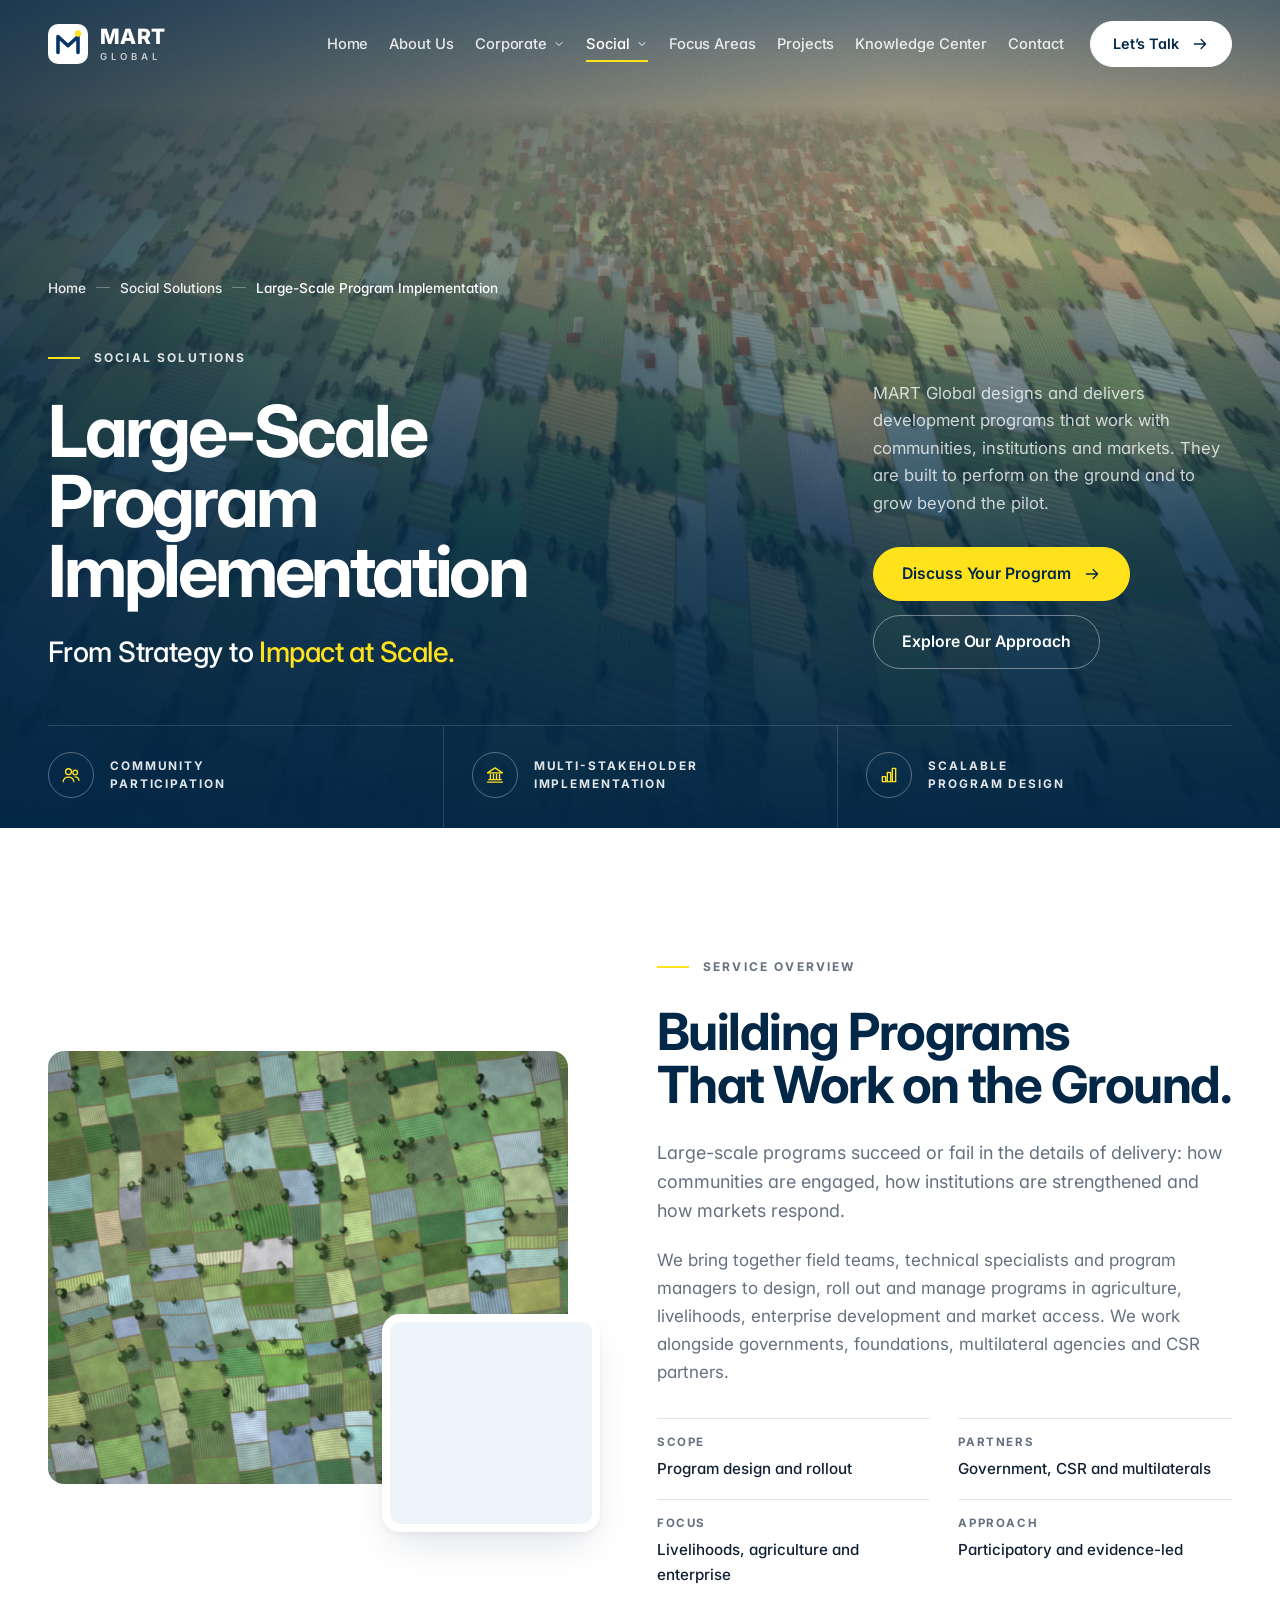
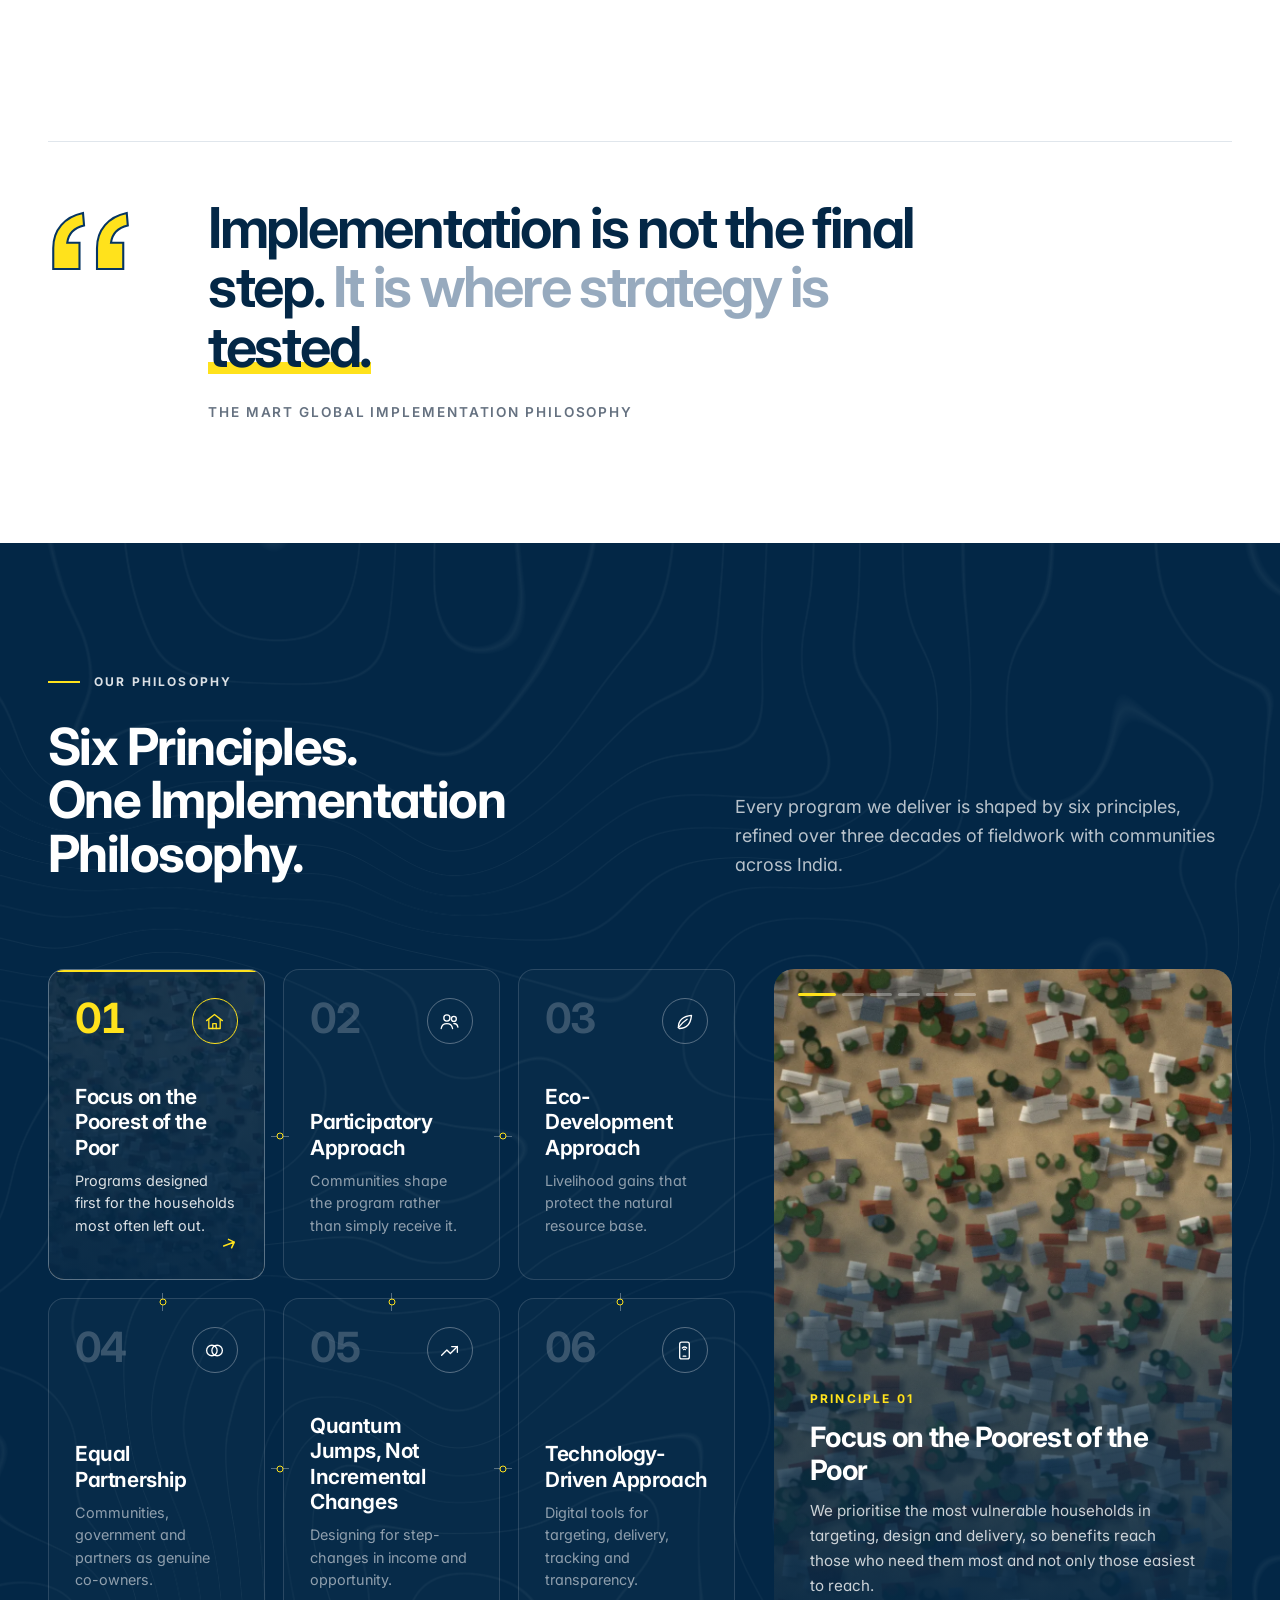
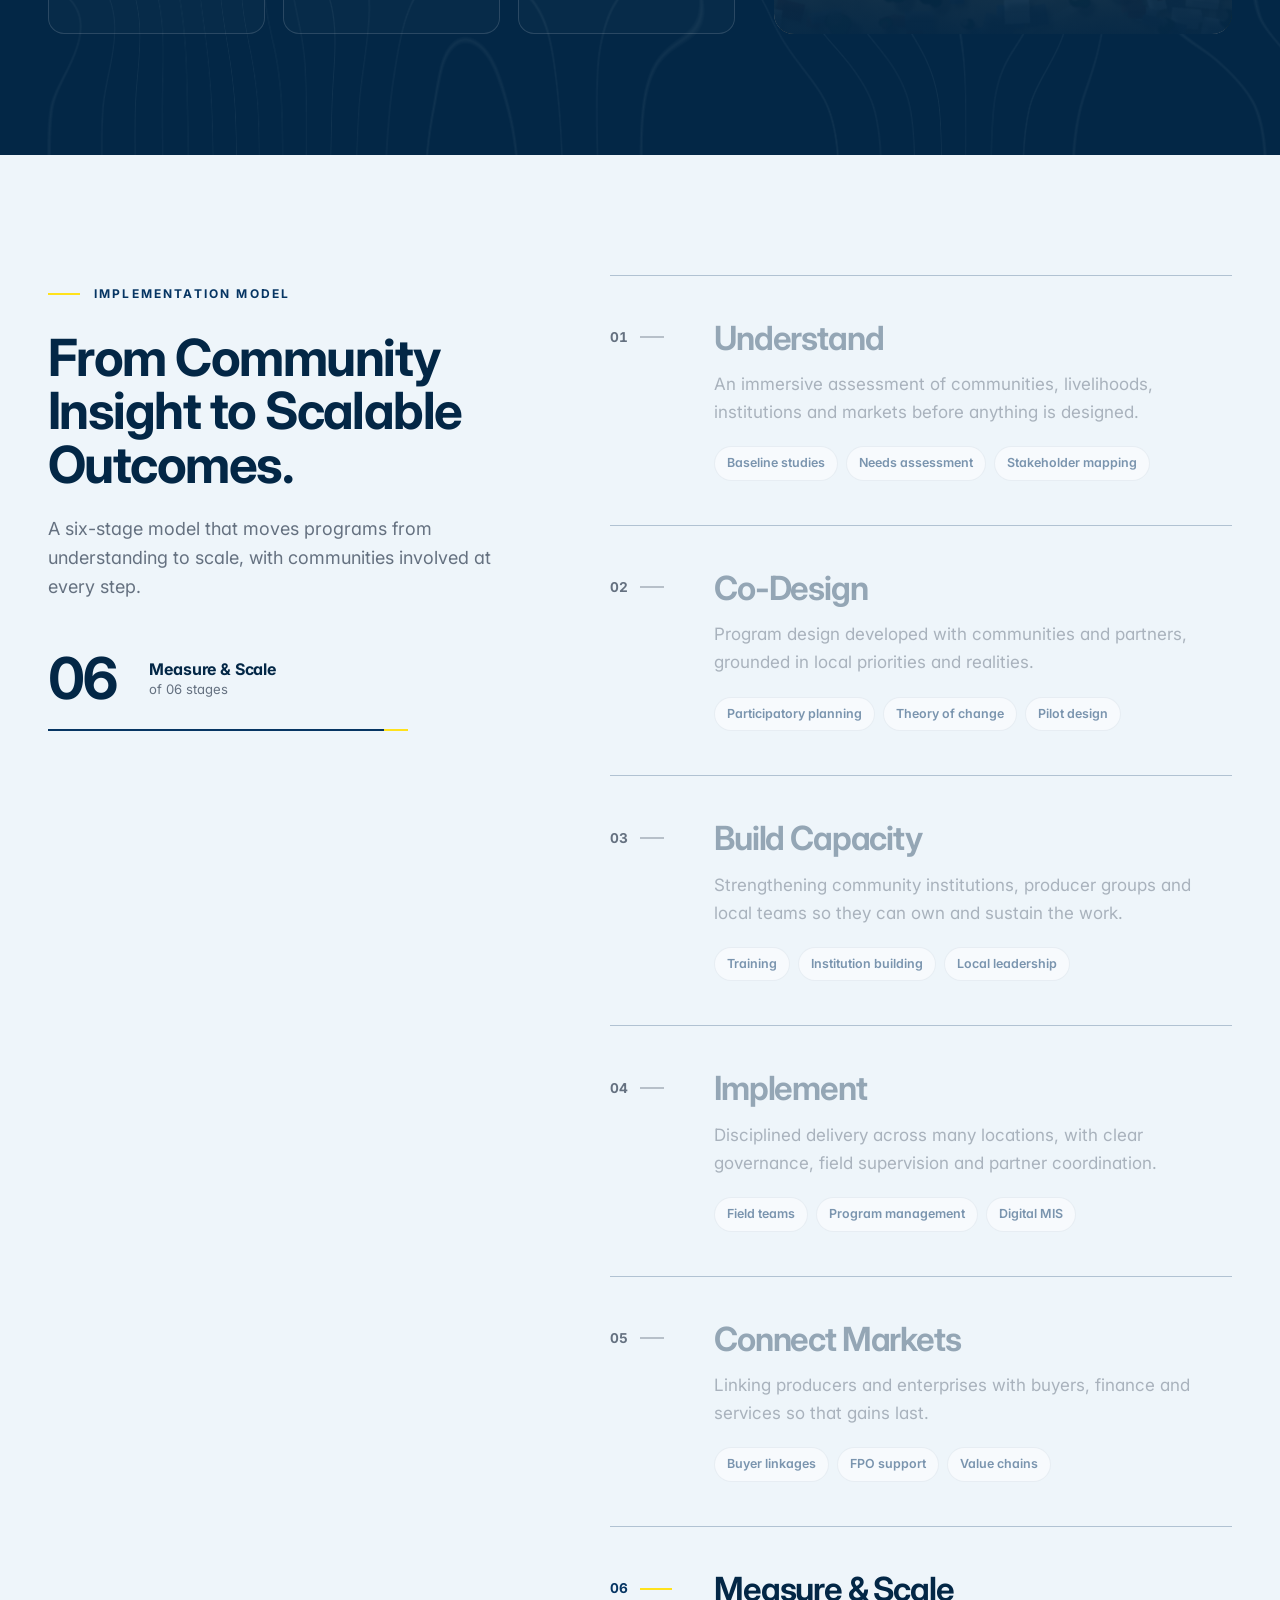
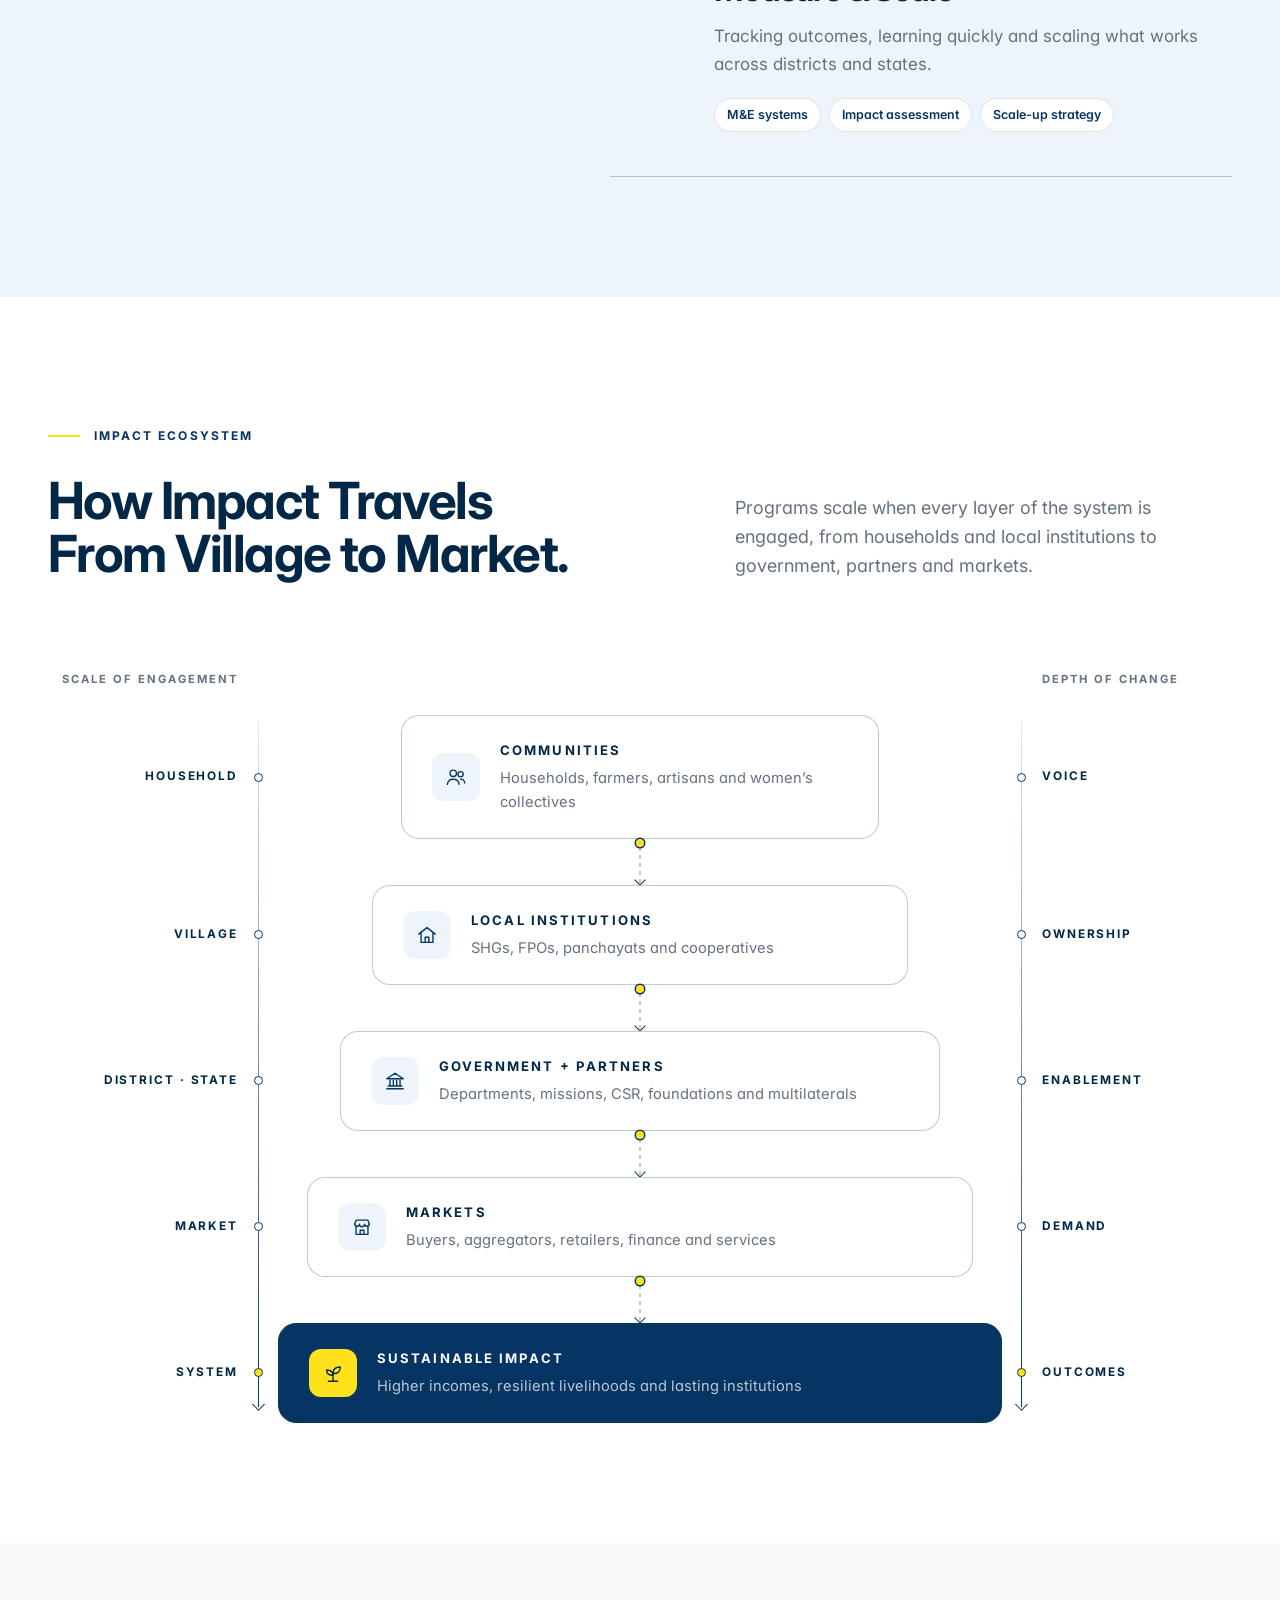
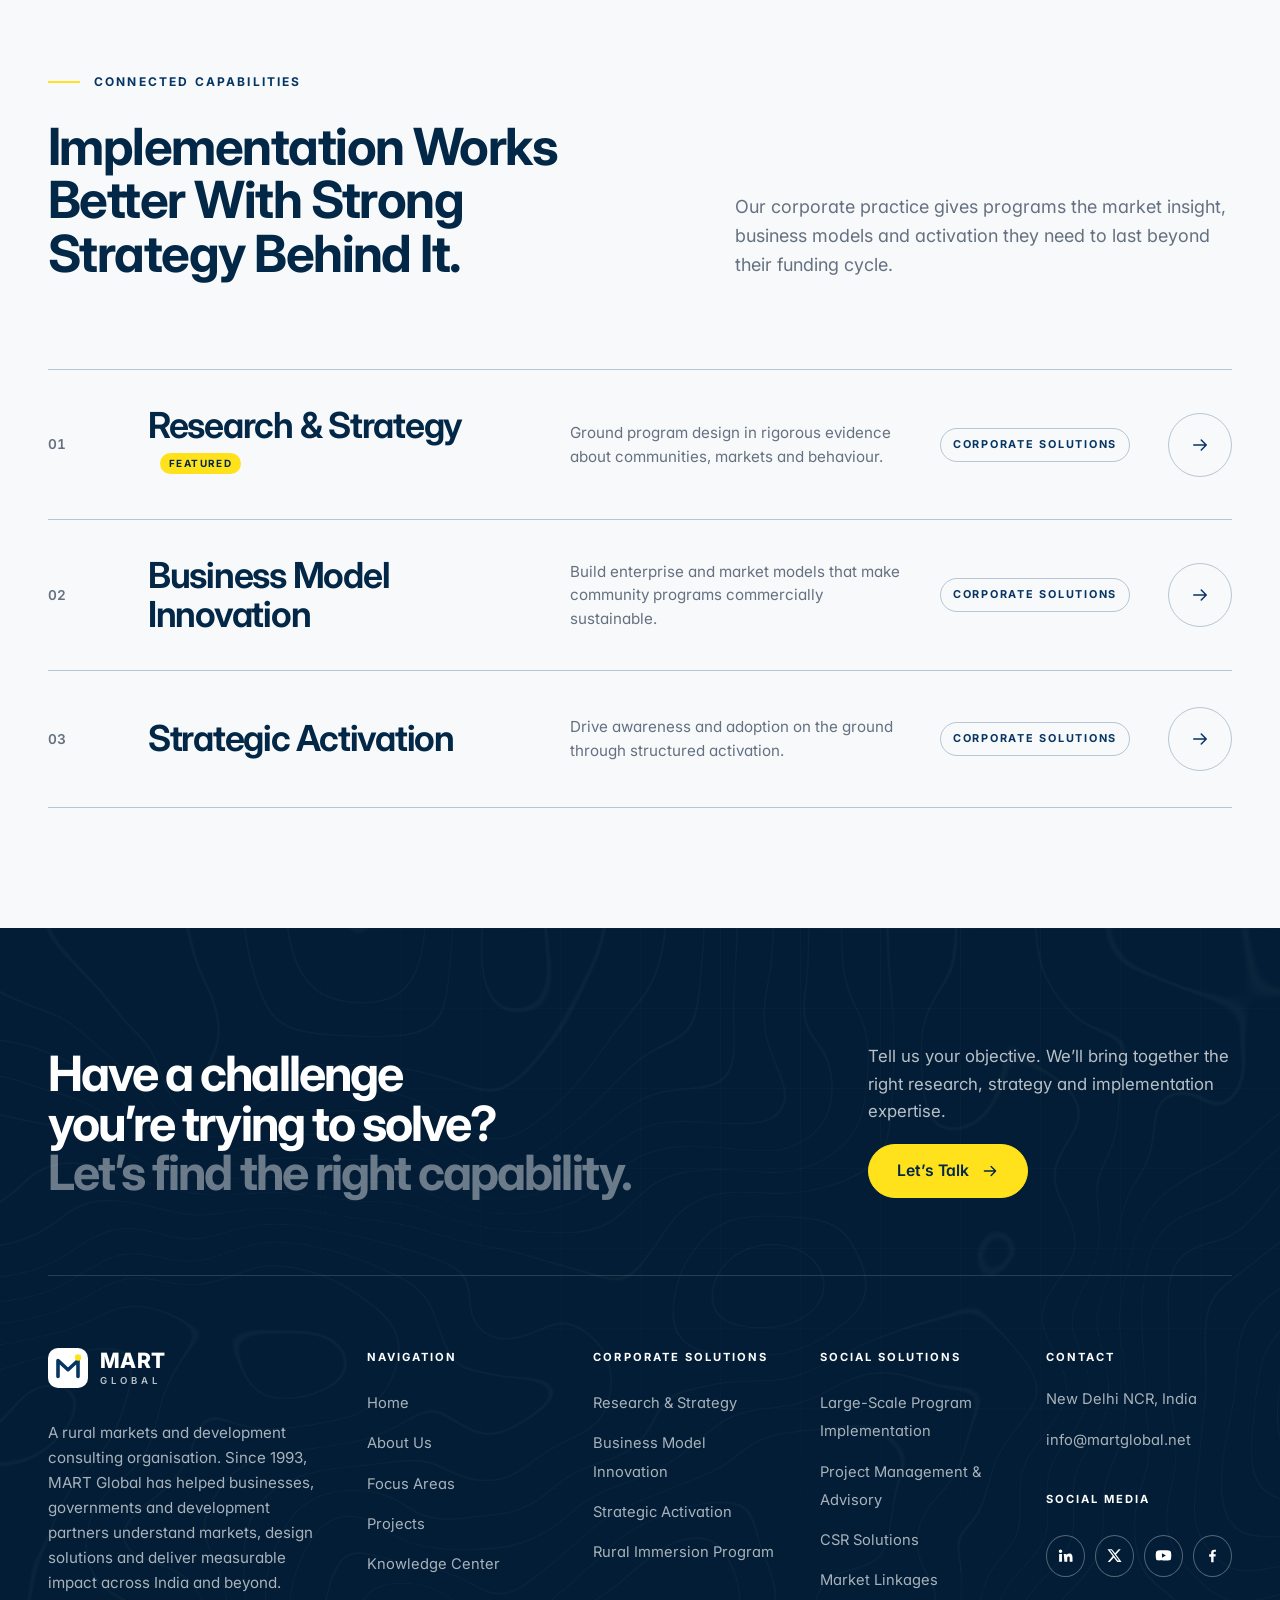
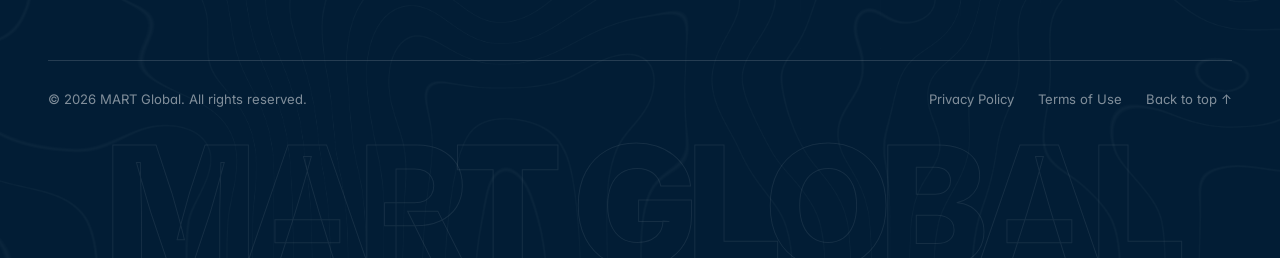
<file: large-scale-program-implementation.html>
<!doctype html>
<html lang="en" class="no-js">
<head>
  <meta charset="utf-8">
  <meta name="viewport" content="width=device-width, initial-scale=1, viewport-fit=cover">
  <title>Large-Scale Program Implementation | Social Solutions | MART Global</title>
  <meta name="description" content="Design and delivery of community-driven development programs at scale, from strategy to sustainable impact.">
  <meta name="theme-color" content="#063563">
  <meta property="og:title" content="Large-Scale Program Implementation | Social Solutions | MART Global">
  <meta property="og:description" content="Design and delivery of community-driven development programs at scale, from strategy to sustainable impact.">
  <meta property="og:image" content="assets/images/program-landscape.webp">
  <link rel="icon" href="assets/icons/favicon.svg" type="image/svg+xml">
  <link rel="preconnect" href="https://fonts.googleapis.com">
  <link rel="preconnect" href="https://fonts.gstatic.com" crossorigin>
  <link rel="stylesheet" href="https://fonts.googleapis.com/css2?family=Inter:wght@400..800&amp;display=swap">
  <link rel="preload" as="image" href="assets/images/program-landscape.webp" fetchpriority="high">
  <link rel="stylesheet" href="css/style.css">
  <script>
    document.documentElement.classList.replace('no-js', 'js');
    // Safety net: if the interaction script never runs, show all content.
    setTimeout(function () { if (!document.body || !document.body.classList.contains('is-loaded')) document.documentElement.classList.remove('js'); }, 4000);
  </script>
  <script src="js/script.js" defer></script>
</head>
<body class="has-dark-hero" data-page="social" id="top">
  <a class="skip-link" href="#main">Skip to content</a>
  <svg xmlns="http://www.w3.org/2000/svg" style="display:none" aria-hidden="true">
  <symbol id="i-arrow" viewBox="0 0 24 24"><path d="M4.5 12h15M13.5 6l6 6-6 6"/></symbol>
  <symbol id="i-arrow-ur" viewBox="0 0 24 24"><path d="M7 17L17 7M8.5 7H17v8.5"/></symbol>
  <symbol id="i-chev" viewBox="0 0 24 24"><path d="M6 9l6 6 6-6"/></symbol>
  <symbol id="i-plus" viewBox="0 0 24 24"><path d="M12 5v14M5 12h14"/></symbol>
  <symbol id="i-search" viewBox="0 0 24 24"><circle cx="10.5" cy="10.5" r="6.5"/><path d="M15.5 15.5L21 21"/></symbol>
  <symbol id="i-chart" viewBox="0 0 24 24"><path d="M3 20.5h18M6.5 17v-5M11 17V7M15.5 17v-7.5M20 17V4"/></symbol>
  <symbol id="i-chat" viewBox="0 0 24 24"><path d="M20.5 11.5a8 8 0 0 1-11.6 7.1L4 19.8l1.3-4.4A8 8 0 1 1 20.5 11.5z"/><path d="M9 10.5h7M9 13.5h4.5"/></symbol>
  <symbol id="i-compass" viewBox="0 0 24 24"><circle cx="12" cy="12" r="9"/><path d="M15.6 8.4l-2 5.2-5.2 2 2-5.2z"/></symbol>
  <symbol id="i-layers" viewBox="0 0 24 24"><path d="M12 3.5l9 4.8-9 4.8-9-4.8z"/><path d="M3 12.6l9 4.8 9-4.8"/><path d="M3 16.8l9 4.7 9-4.7"/></symbol>
  <symbol id="i-bulb" viewBox="0 0 24 24"><path d="M9 18h6M10 21h4"/><path d="M12 3a6 6 0 0 0-3.6 10.8c.7.6 1.1 1.4 1.1 2.2h5c0-.8.4-1.6 1.1-2.2A6 6 0 0 0 12 3z"/></symbol>
  <symbol id="i-users" viewBox="0 0 24 24"><circle cx="9" cy="8" r="3.5"/><path d="M2.5 20c.6-3.6 3.2-5.5 6.5-5.5s5.9 1.9 6.5 5.5"/><circle cx="17" cy="9" r="2.8"/><path d="M17 14.3c2.5 0 4.1 1.6 4.6 4.2"/></symbol>
  <symbol id="i-leaf" viewBox="0 0 24 24"><path d="M5 19c0-8 5-13 15-14-1 10-6 15-14 15"/><path d="M5 19c3-4 6-7 10-9.5"/></symbol>
  <symbol id="i-partners" viewBox="0 0 24 24"><circle cx="9" cy="12" r="6"/><circle cx="15" cy="12" r="6"/></symbol>
  <symbol id="i-trend" viewBox="0 0 24 24"><path d="M3 17.5l6-6 4 4 8-8"/><path d="M14.5 7.5H21V14"/></symbol>
  <symbol id="i-device" viewBox="0 0 24 24"><rect x="6.5" y="2.5" width="11" height="19" rx="2.2"/><path d="M10.5 18.5h3"/><path d="M9.5 9.2a3.6 3.6 0 0 1 5 0M10.9 11a1.6 1.6 0 0 1 2.2 0"/></symbol>
  <symbol id="i-home" viewBox="0 0 24 24"><path d="M3 11l9-7 9 7"/><path d="M5.5 9.5V20h13V9.5"/><path d="M10 20v-5.5h4V20"/></symbol>
  <symbol id="i-flag" viewBox="0 0 24 24"><path d="M5 21V4"/><path d="M5 4.5h11l-2 3.7 2 3.8H5"/></symbol>
  <symbol id="i-pin" viewBox="0 0 24 24"><path d="M12 21s-7-6.2-7-11.5a7 7 0 0 1 14 0C19 14.8 12 21 12 21z"/><circle cx="12" cy="9.5" r="2.6"/></symbol>
  <symbol id="i-store" viewBox="0 0 24 24"><path d="M4 9l1.6-4.5h12.8L20 9"/><path d="M4 9a2.7 2.7 0 0 0 5.3 0 2.7 2.7 0 0 0 5.4 0A2.7 2.7 0 0 0 20 9"/><path d="M5.5 11.5V20h13v-8.5M10 20v-4.5h4V20"/></symbol>
  <symbol id="i-institution" viewBox="0 0 24 24"><path d="M3 20.5h18M4.5 17.5h15M6.5 17.5v-6.5M10.2 17.5v-6.5M13.8 17.5v-6.5M17.5 17.5v-6.5"/><path d="M3 9.5l9-6 9 6z"/></symbol>
  <symbol id="i-globe" viewBox="0 0 24 24"><circle cx="12" cy="12" r="9"/><path d="M3 12h18M12 3c2.5 2.6 3.8 5.6 3.8 9s-1.3 6.4-3.8 9c-2.5-2.6-3.8-5.6-3.8-9S9.5 5.6 12 3z"/></symbol>
  <symbol id="i-sprout" viewBox="0 0 24 24"><path d="M12 21v-8.5"/><path d="M12 12.5c0-4.2 2.8-7 8-7 0 5-3 7.4-8 7z"/><path d="M12 14.5c0-3.4-2.3-5.8-7-5.8 0 4 2.5 5.8 7 5.8z"/><path d="M7 21h10"/></symbol>
  <symbol id="i-grid" viewBox="0 0 24 24"><rect x="3.5" y="3.5" width="7" height="7" rx="1.5"/><rect x="13.5" y="3.5" width="7" height="7" rx="1.5"/><rect x="3.5" y="13.5" width="7" height="7" rx="1.5"/><circle cx="17" cy="17" r="3.5"/></symbol>
  <symbol id="i-tag" viewBox="0 0 24 24"><path d="M3.5 12.6V4.5a1 1 0 0 1 1-1h8.1l8 8a1.4 1.4 0 0 1 0 2l-7.1 7.1a1.4 1.4 0 0 1-2 0z"/><circle cx="8" cy="8" r="1.4"/></symbol>
  <symbol id="i-flask" viewBox="0 0 24 24"><path d="M9 3h6M10 3v6.2L4.8 18a2 2 0 0 0 1.7 3h11a2 2 0 0 0 1.7-3L14 9.2V3"/><path d="M7.5 15h9"/></symbol>
  <symbol id="i-pie" viewBox="0 0 24 24"><path d="M20.5 13.5A8.5 8.5 0 1 1 10.5 3.5v10z"/><path d="M14 3a7.5 7.5 0 0 1 7 7h-7z"/></symbol>
  <symbol id="i-cart" viewBox="0 0 24 24"><path d="M3 4h2.3l2.3 11h10.9l2-8H6.3"/><circle cx="9.5" cy="19.5" r="1.5"/><circle cx="17" cy="19.5" r="1.5"/></symbol>
  <symbol id="i-eye" viewBox="0 0 24 24"><path d="M2.5 12S6 5.5 12 5.5 21.5 12 21.5 12 18 18.5 12 18.5 2.5 12 2.5 12z"/><circle cx="12" cy="12" r="3"/></symbol>
  <symbol id="i-mega" viewBox="0 0 24 24"><path d="M3.5 10v4a1 1 0 0 0 1 1H7l9 4.5V4.5L7 9H4.5a1 1 0 0 0-1 1z"/><path d="M7.5 15l1.5 5h2.5l-1.2-4M19.5 9.5a3.5 3.5 0 0 1 0 5"/></symbol>
  <symbol id="i-cap" viewBox="0 0 24 24"><path d="M2 9.5l10-5 10 5-10 5z"/><path d="M6 11.5v4.8c0 1.4 2.7 3.2 6 3.2s6-1.8 6-3.2v-4.8M22 9.5v5"/></symbol>
  <symbol id="i-route" viewBox="0 0 24 24"><circle cx="6" cy="18" r="2.5"/><circle cx="18" cy="6" r="2.5"/><path d="M8.5 18h7a3.5 3.5 0 0 0 0-7h-7a3.5 3.5 0 0 1 0-7h7"/></symbol>
  <symbol id="i-target" viewBox="0 0 24 24"><circle cx="12" cy="12" r="9"/><circle cx="12" cy="12" r="5"/><circle cx="12" cy="12" r="1.2"/></symbol>
  <symbol id="i-scale" viewBox="0 0 24 24"><path d="M4 20h16M4 20V14h4v6M10 20V9h4v11M16 20V4h4v16"/></symbol>
  <symbol id="i-link" viewBox="0 0 24 24"><path d="M10 14a4.5 4.5 0 0 0 6.4 0l3-3a4.5 4.5 0 0 0-6.4-6.4l-1 1"/><path d="M14 10a4.5 4.5 0 0 0-6.4 0l-3 3a4.5 4.5 0 0 0 6.4 6.4l1-1"/></symbol>
  <symbol id="i-mail" viewBox="0 0 24 24"><rect x="3" y="5" width="18" height="14" rx="2"/><path d="M3.5 6.5l8.5 6.5 8.5-6.5"/></symbol>
  <symbol id="i-phone" viewBox="0 0 24 24"><path d="M5 3.5h3.5l1.8 4.6-2.3 1.6a11 11 0 0 0 6.3 6.3l1.6-2.3 4.6 1.8V19a1.5 1.5 0 0 1-1.6 1.5A16.5 16.5 0 0 1 3.5 5.1 1.5 1.5 0 0 1 5 3.5z"/></symbol>
  <symbol id="s-linkedin" viewBox="0 0 24 24"><path stroke="none" d="M4.98 3.5a2.5 2.5 0 1 1 0 5 2.5 2.5 0 0 1 0-5zM3 9.75h4v11H3zM9.5 9.75h3.8v1.6h.05c.53-1 1.83-2.05 3.77-2.05 4.03 0 4.78 2.65 4.78 6.1v5.35h-4v-4.74c0-1.13-.02-2.59-1.58-2.59-1.58 0-1.82 1.23-1.82 2.5v4.83h-4z"/></symbol>
  <symbol id="s-x" viewBox="0 0 24 24"><path stroke="none" d="M17.75 3h3.07l-6.7 7.66L22 21h-6.17l-4.83-6.32L5.47 21H2.4l7.17-8.2L2 3h6.33l4.37 5.77zm-1.08 16.17h1.7L7.4 4.73H5.58z"/></symbol>
  <symbol id="s-youtube" viewBox="0 0 24 24"><path stroke="none" d="M22.5 7.2a2.8 2.8 0 0 0-2-2C18.8 4.7 12 4.7 12 4.7s-6.8 0-8.5.5a2.8 2.8 0 0 0-2 2A29 29 0 0 0 1 12a29 29 0 0 0 .5 4.8 2.8 2.8 0 0 0 2 2c1.7.5 8.5.5 8.5.5s6.8 0 8.5-.5a2.8 2.8 0 0 0 2-2A29 29 0 0 0 23 12a29 29 0 0 0-.5-4.8zM9.8 15.1V8.9l5.6 3.1z"/></symbol>
  <symbol id="s-facebook" viewBox="0 0 24 24"><path stroke="none" d="M13.5 21.5v-8h2.7l.4-3.2h-3.1V8.3c0-.9.3-1.6 1.6-1.6h1.7V3.9a22 22 0 0 0-2.5-.1c-2.5 0-4.2 1.5-4.2 4.3v2.3H7.3v3.2h2.8v8z"/></symbol>
  <symbol id="logo-mark" viewBox="0 0 40 40"><rect width="40" height="40" rx="10" style="fill:var(--logo-bg,#063563);transition:fill .35s"/><path d="M10 28.5V12.5l10 9.2 10-9.2v16" style="fill:none;stroke:var(--logo-fg,#fff);transition:stroke .35s" stroke-width="3.6" stroke-linecap="round" stroke-linejoin="round"/><circle cx="30" cy="9.5" r="3.2" style="fill:var(--logo-ac,#FFE21C)"/></symbol>
</svg>

  <header class="site-header" data-header>
    <div class="container header-inner">
      <a class="logo" href="index.html" aria-label="MART Global home">
        <svg class="logo__mark" viewBox="0 0 40 40" aria-hidden="true" focusable="false"><use href="#logo-mark"></use></svg>
        <span class="logo__type"><span class="logo__name">MART</span><span class="logo__sub">GLOBAL</span></span>
      </a>
      <nav class="primary-nav" aria-label="Primary">
        <ul>
          <li class="nav-item"><a class="nav-link" href="index.html">Home</a></li>
          <li class="nav-item"><a class="nav-link" href="index.html#about">About Us</a></li>
          <li class="nav-item">
            <button class="nav-link" type="button" aria-expanded="false" aria-controls="mega-corporate" data-mega-trigger><span>Corporate<span class="nav-long"> Solutions</span></span><svg class="icon chev" aria-hidden="true" focusable="false"><use href="#i-chev"></use></svg></button>
            <div class="mega" id="mega-corporate" data-mega>
            <div class="mega__main">
              <div class="mega__head"><span class="mega__title">Corporate Solutions</span><p class="mega__intro">Market intelligence and strategy for businesses growing in rural and emerging markets.</p></div>
              <ul class="mega__list">
                <li><a class="mega-link is-featured" href="research-strategy.html"><span class="mega-link__title">Research &amp; Strategy</span><span class="mega-link__desc">Understand markets, customers and opportunities through evidence-led research and strategic insight.</span><span class="mega-link__arrow"><svg class="icon" aria-hidden="true" focusable="false"><use href="#i-arrow"></use></svg></span></a></li><li><a class="mega-link" href="index.html#capabilities"><span class="mega-link__title">Business Model Innovation</span><span class="mega-link__desc">Design and test business models built for the realities of rural and emerging markets.</span><span class="mega-link__arrow"><svg class="icon" aria-hidden="true" focusable="false"><use href="#i-arrow"></use></svg></span></a></li><li><a class="mega-link" href="index.html#capabilities"><span class="mega-link__title">Strategic Activation</span><span class="mega-link__desc">Turn strategy into on-ground presence through activation, distribution and engagement.</span><span class="mega-link__arrow"><svg class="icon" aria-hidden="true" focusable="false"><use href="#i-arrow"></use></svg></span></a></li><li><a class="mega-link" href="index.html#capabilities"><span class="mega-link__title">Rural Immersion Program</span><span class="mega-link__desc">Bring leadership teams face to face with rural consumers, markets and communities.</span><span class="mega-link__arrow"><svg class="icon" aria-hidden="true" focusable="false"><use href="#i-arrow"></use></svg></span></a></li>
              </ul>
            </div>
            <aside class="mega__aside" aria-label="Explore MART Global">
              <span class="mega__aside-title">Explore MART</span>
              <ul><li><a href="index.html#focus-areas">Focus Areas <svg class="icon" aria-hidden="true" focusable="false"><use href="#i-arrow"></use></svg></a></li><li><a href="index.html#about">Landmark Projects <svg class="icon" aria-hidden="true" focusable="false"><use href="#i-arrow"></use></svg></a></li><li><a href="large-scale-program-implementation.html">Social Solutions <svg class="icon" aria-hidden="true" focusable="false"><use href="#i-arrow"></use></svg></a></li></ul>
              <a class="mega__feature" href="research-strategy.html#approach"><span class="media"><img src="assets/images/market-sm.webp" alt="" width="480" height="320" decoding="async" loading="lazy"></span><span><span>Featured approach</span><strong>From questions to strategic direction, in five stages</strong></span></a>
            </aside>
          </div>
          </li>
          <li class="nav-item">
            <button class="nav-link is-current" type="button" aria-expanded="false" aria-controls="mega-social" data-mega-trigger><span>Social<span class="nav-long"> Solutions</span></span><svg class="icon chev" aria-hidden="true" focusable="false"><use href="#i-chev"></use></svg></button>
            <div class="mega" id="mega-social" data-mega>
            <div class="mega__main">
              <div class="mega__head"><span class="mega__title">Social Solutions</span><p class="mega__intro">Program design and implementation that turns strategy into sustainable impact.</p></div>
              <ul class="mega__list">
                <li><a class="mega-link is-featured" href="large-scale-program-implementation.html"><span class="mega-link__title">Large-Scale Program Implementation</span><span class="mega-link__desc">Design and deliver programs that reach communities at scale, from pilot to statewide rollout.</span><span class="mega-link__arrow"><svg class="icon" aria-hidden="true" focusable="false"><use href="#i-arrow"></use></svg></span></a></li><li><a class="mega-link" href="index.html#capabilities"><span class="mega-link__title">Project Management &amp; Advisory</span><span class="mega-link__desc">Structure, monitor and steer complex programs with many stakeholders.</span><span class="mega-link__arrow"><svg class="icon" aria-hidden="true" focusable="false"><use href="#i-arrow"></use></svg></span></a></li><li><a class="mega-link" href="index.html#capabilities"><span class="mega-link__title">CSR Solutions</span><span class="mega-link__desc">Shape CSR strategies and projects that create measurable, lasting community value.</span><span class="mega-link__arrow"><svg class="icon" aria-hidden="true" focusable="false"><use href="#i-arrow"></use></svg></span></a></li><li><a class="mega-link" href="index.html#capabilities"><span class="mega-link__title">Market Linkages</span><span class="mega-link__desc">Connect producers, artisans and enterprises with sustainable markets and buyers.</span><span class="mega-link__arrow"><svg class="icon" aria-hidden="true" focusable="false"><use href="#i-arrow"></use></svg></span></a></li>
              </ul>
            </div>
            <aside class="mega__aside" aria-label="Explore MART Global">
              <span class="mega__aside-title">Explore MART</span>
              <ul><li><a href="index.html#focus-areas">Focus Areas <svg class="icon" aria-hidden="true" focusable="false"><use href="#i-arrow"></use></svg></a></li><li><a href="index.html#about">Landmark Projects <svg class="icon" aria-hidden="true" focusable="false"><use href="#i-arrow"></use></svg></a></li><li><a href="research-strategy.html">Corporate Solutions <svg class="icon" aria-hidden="true" focusable="false"><use href="#i-arrow"></use></svg></a></li></ul>
              <a class="mega__feature" href="large-scale-program-implementation.html#principles"><span class="media"><img src="assets/images/community-sm.webp" alt="" width="480" height="320" decoding="async" loading="lazy"></span><span><span>Our philosophy</span><strong>Six principles behind programs that work on the ground</strong></span></a>
            </aside>
          </div>
          </li>
          <li class="nav-item"><a class="nav-link" href="index.html#focus-areas">Focus Areas</a></li>
          <li class="nav-item"><a class="nav-link" href="index.html#approach">Projects</a></li>
          <li class="nav-item"><a class="nav-link" href="research-strategy.html#impact-areas">Knowledge Center</a></li>
          <li class="nav-item"><a class="nav-link" href="#contact">Contact</a></li>
        </ul>
      </nav>
      <a class="btn btn--primary header-cta" href="#contact">Let&rsquo;s Talk <svg class="icon" aria-hidden="true" focusable="false"><use href="#i-arrow"></use></svg></a>
      <button class="menu-toggle" type="button" aria-expanded="false" aria-controls="mobile-nav" data-menu-toggle>
        <span class="sr-only" data-menu-label>Open menu</span>
        <span class="menu-toggle__bars" aria-hidden="true"><span></span><span></span></span>
      </button>
    </div>
  </header>

  <div class="mobile-nav" id="mobile-nav" data-mobile-nav role="dialog" aria-modal="true" aria-label="Site menu">
    <div class="mobile-nav__scroll">
      <nav aria-label="Mobile">
        <ul class="mobile-nav__list">
          <li class="mobile-nav__item" style="--i:0"><a class="mobile-nav__link" href="index.html">Home <svg class="icon" aria-hidden="true" focusable="false"><use href="#i-arrow"></use></svg></a></li>
          <li class="mobile-nav__item" style="--i:1"><a class="mobile-nav__link" href="index.html#about">About Us <svg class="icon" aria-hidden="true" focusable="false"><use href="#i-arrow"></use></svg></a></li>
          <li class="mobile-nav__item" style="--i:2">
            <button class="mobile-nav__link" type="button" aria-expanded="false" aria-controls="m-corporate" data-mobile-acc>Corporate Solutions <svg class="icon" aria-hidden="true" focusable="false"><use href="#i-plus"></use></svg></button>
            <div class="mobile-acc" id="m-corporate"><ul><li><a href="research-strategy.html"><span class="n">01</span>Research &amp; Strategy<svg class="icon" aria-hidden="true" focusable="false"><use href="#i-arrow"></use></svg></a></li><li><a href="index.html#capabilities"><span class="n">02</span>Business Model Innovation<svg class="icon" aria-hidden="true" focusable="false"><use href="#i-arrow"></use></svg></a></li><li><a href="index.html#capabilities"><span class="n">03</span>Strategic Activation<svg class="icon" aria-hidden="true" focusable="false"><use href="#i-arrow"></use></svg></a></li><li><a href="index.html#capabilities"><span class="n">04</span>Rural Immersion Program<svg class="icon" aria-hidden="true" focusable="false"><use href="#i-arrow"></use></svg></a></li></ul></div>
          </li>
          <li class="mobile-nav__item" style="--i:3">
            <button class="mobile-nav__link" type="button" aria-expanded="false" aria-controls="m-social" data-mobile-acc>Social Solutions <svg class="icon" aria-hidden="true" focusable="false"><use href="#i-plus"></use></svg></button>
            <div class="mobile-acc" id="m-social"><ul><li><a href="large-scale-program-implementation.html"><span class="n">01</span>Large-Scale Program Implementation<svg class="icon" aria-hidden="true" focusable="false"><use href="#i-arrow"></use></svg></a></li><li><a href="index.html#capabilities"><span class="n">02</span>Project Management &amp; Advisory<svg class="icon" aria-hidden="true" focusable="false"><use href="#i-arrow"></use></svg></a></li><li><a href="index.html#capabilities"><span class="n">03</span>CSR Solutions<svg class="icon" aria-hidden="true" focusable="false"><use href="#i-arrow"></use></svg></a></li><li><a href="index.html#capabilities"><span class="n">04</span>Market Linkages<svg class="icon" aria-hidden="true" focusable="false"><use href="#i-arrow"></use></svg></a></li></ul></div>
          </li>
          <li class="mobile-nav__item" style="--i:4"><a class="mobile-nav__link" href="index.html#focus-areas">Focus Areas <svg class="icon" aria-hidden="true" focusable="false"><use href="#i-arrow"></use></svg></a></li>
          <li class="mobile-nav__item" style="--i:5"><a class="mobile-nav__link" href="index.html#approach">Projects <svg class="icon" aria-hidden="true" focusable="false"><use href="#i-arrow"></use></svg></a></li>
          <li class="mobile-nav__item" style="--i:6"><a class="mobile-nav__link" href="research-strategy.html#impact-areas">Knowledge Center <svg class="icon" aria-hidden="true" focusable="false"><use href="#i-arrow"></use></svg></a></li>
          <li class="mobile-nav__item" style="--i:7"><a class="mobile-nav__link" href="#contact">Contact <svg class="icon" aria-hidden="true" focusable="false"><use href="#i-arrow"></use></svg></a></li>
        </ul>
      </nav>
      <div class="mobile-nav__foot">
        <a class="btn btn--yellow" href="#contact">Let&rsquo;s Talk <svg class="icon" aria-hidden="true" focusable="false"><use href="#i-arrow"></use></svg></a>
        <div class="mobile-nav__contact"><a href="mailto:info@martglobal.net">info@martglobal.net</a><span>New Delhi NCR, India</span></div>
      </div>
    </div>
  </div>

  <main id="main">

    <!-- ============ HERO ============ -->
    <section class="doc-hero" aria-labelledby="page-title">
      <div class="doc-hero__media">
        <img src="assets/images/program-landscape.webp" srcset="assets/images/program-landscape-sm.webp 960w, assets/images/program-landscape.webp 2400w" sizes="100vw" alt="Aerial view at dawn over paddy fields and a village stretching to the horizon" width="2400" height="1500" decoding="async" fetchpriority="high">
      </div>
      <div class="container on-dark">
        <div class="doc-hero__content">
          <div>
            <nav class="breadcrumb intro" aria-label="Breadcrumb">
              <ol>
                <li><a href="index.html">Home</a></li>
                <li><a href="index.html#capabilities">Social Solutions</a></li>
                <li><span aria-current="page">Large-Scale Program Implementation</span></li>
              </ol>
            </nav>
            <p class="eyebrow intro" style="--d:80ms">Social Solutions</p>
            <h1 class="doc-hero__title intro" id="page-title" style="--d:160ms">Large-Scale<br>Program Implementation</h1>
            <p class="doc-hero__headline intro" style="--d:250ms">From Strategy to <span>Impact at Scale.</span></p>
          </div>
          <div class="doc-hero__aside intro" style="--d:360ms">
            <p>MART Global designs and delivers development programs that work with communities, institutions and markets. They are built to perform on the ground and to grow beyond the pilot.</p>
            <div class="btn-row">
              <a class="btn btn--yellow" href="#contact">Discuss Your Program <svg class="icon" aria-hidden="true" focusable="false"><use href="#i-arrow"></use></svg></a>
              <a class="btn btn--ghost-light" href="#principles">Explore Our Approach</a>
            </div>
          </div>
        </div>
        <ul class="doc-metrics intro intro--fade" style="--d:520ms">
          <li class="doc-metric"><span class="doc-metric__icon"><svg class="icon" aria-hidden="true" focusable="false"><use href="#i-users"></use></svg></span>COMMUNITY<br>PARTICIPATION</li>
          <li class="doc-metric"><span class="doc-metric__icon"><svg class="icon" aria-hidden="true" focusable="false"><use href="#i-institution"></use></svg></span>MULTI-STAKEHOLDER<br>IMPLEMENTATION</li>
          <li class="doc-metric"><span class="doc-metric__icon"><svg class="icon" aria-hidden="true" focusable="false"><use href="#i-scale"></use></svg></span>SCALABLE<br>PROGRAM DESIGN</li>
        </ul>
      </div>
    </section>

    <!-- ============ OVERVIEW ============ -->
    <section class="section" aria-labelledby="ov-title">
      <div class="container">
        <div class="overview">
          <div class="overview__media reveal-left">
            <figure class="media media--hover"><img src="assets/images/paddy-water.webp" srcset="assets/images/paddy-water-sm.webp 480w, assets/images/paddy-water.webp 2000w" sizes="(max-width: 900px) 100vw, 48vw" alt="Aerial view of flooded paddy fields divided by earthen bunds" width="2000" height="1400" decoding="async" loading="lazy"></figure>
            <figure class="media media--inset"><img src="assets/images/village.webp" srcset="assets/images/village-sm.webp 480w, assets/images/village.webp 2000w" sizes="240px" alt="Aerial view of village rooftops among trees" width="2000" height="1400" decoding="async" loading="lazy"></figure>
          </div>
          <div class="overview__body">
            <p class="eyebrow reveal">Service Overview</p>
            <h2 class="h2 reveal" id="ov-title" style="--delay:80ms">Building Programs<br>That Work on the Ground.</h2>
            <p class="lead reveal" style="--delay:160ms">Large-scale programs succeed or fail in the details of delivery: how communities are engaged, how institutions are strengthened and how markets respond.</p>
            <p class="reveal" style="--delay:220ms">We bring together field teams, technical specialists and program managers to design, roll out and manage programs in agriculture, livelihoods, enterprise development and market access. We work alongside governments, foundations, multilateral agencies and CSR partners.</p>
            <ul class="overview__list reveal" style="--delay:280ms">
              <li><span>SCOPE</span>Program design and rollout</li>
              <li><span>PARTNERS</span>Government, CSR and multilaterals</li>
              <li><span>FOCUS</span>Livelihoods, agriculture and enterprise</li>
              <li><span>APPROACH</span>Participatory and evidence-led</li>
            </ul>
          </div>
        </div>

        <figure class="statement" data-observe>
          <svg class="statement__mark" viewBox="0 0 48 40" aria-hidden="true"><path d="M20 4C9.5 6.2 3 13.6 3 24v12h15V21h-7c.6-5.2 4-8.6 9.6-9.9zM45 4c-10.5 2.2-17 9.6-17 20v12h15V21h-7c.6-5.2 4-8.6 9.6-9.9z"/></svg>
          <blockquote class="statement__text" style="margin:0">Implementation is not the final step. <span class="soft">It is where strategy is</span> <span class="mark">tested.</span></blockquote>
          <figcaption class="statement__cite">The MART Global implementation philosophy</figcaption>
        </figure>
      </div>
    </section>

    <!-- ============ SIX PRINCIPLES ============ -->
    <section class="section principles on-dark" id="principles" aria-labelledby="pr-title">
      <div class="container">
        <div class="section-head">
          <div>
            <p class="eyebrow reveal">Our Philosophy</p>
            <h2 class="h2 reveal" id="pr-title" style="--delay:80ms">Six Principles.<br>One Implementation Philosophy.</h2>
          </div>
          <p class="lead reveal" style="--delay:160ms">Every program we deliver is shaped by six principles, refined over three decades of fieldwork with communities across India.</p>
        </div>

        <div class="principles-layout" data-principles>
          <div class="pgrid">
            <div class="pgrid__lines" aria-hidden="true"><i class="h h1"></i><i class="h h2"></i><i class="h h3"></i><i class="h h4"></i><i class="v v1"></i><i class="v v2"></i><i class="v v3"></i></div>
            <article class="principle reveal is-active" tabindex="0" data-principle="0" style="--delay:0ms" aria-labelledby="pr-0">
              <div class="principle__tex" aria-hidden="true"><img src="assets/images/village-sm.webp" alt="" width="480" height="320" decoding="async" loading="lazy"></div>
              <div class="principle__top"><span class="principle__n num">01</span><span class="principle__icon"><svg class="icon" aria-hidden="true" focusable="false"><use href="#i-home"></use></svg></span></div>
              <h3 class="principle__title" id="pr-0">Focus on the Poorest of the Poor</h3>
              <p class="principle__text">Programs designed first for the households most often left out.</p>
              <p class="principle__more">We prioritise the most vulnerable households in targeting, design and delivery, so benefits reach those who need them most and not only those easiest to reach.</p>
              <span class="principle__arrow" aria-hidden="true"><svg class="icon" aria-hidden="true" focusable="false"><use href="#i-arrow"></use></svg></span>
            </article><article class="principle reveal" tabindex="0" data-principle="1" style="--delay:70ms" aria-labelledby="pr-1">
              <div class="principle__tex" aria-hidden="true"><img src="assets/images/community-sm.webp" alt="" width="480" height="320" decoding="async" loading="lazy"></div>
              <div class="principle__top"><span class="principle__n num">02</span><span class="principle__icon"><svg class="icon" aria-hidden="true" focusable="false"><use href="#i-users"></use></svg></span></div>
              <h3 class="principle__title" id="pr-1">Participatory Approach</h3>
              <p class="principle__text">Communities shape the program rather than simply receive it.</p>
              <p class="principle__more">Through participatory appraisal, community meetings and local institutions, people help define problems, plan solutions and monitor progress.</p>
              <span class="principle__arrow" aria-hidden="true"><svg class="icon" aria-hidden="true" focusable="false"><use href="#i-arrow"></use></svg></span>
            </article><article class="principle reveal" tabindex="0" data-principle="2" style="--delay:140ms" aria-labelledby="pr-2">
              <div class="principle__tex" aria-hidden="true"><img src="assets/images/terraces-sm.webp" alt="" width="480" height="320" decoding="async" loading="lazy"></div>
              <div class="principle__top"><span class="principle__n num">03</span><span class="principle__icon"><svg class="icon" aria-hidden="true" focusable="false"><use href="#i-leaf"></use></svg></span></div>
              <h3 class="principle__title" id="pr-2">Eco-Development Approach</h3>
              <p class="principle__text">Livelihood gains that protect the natural resource base.</p>
              <p class="principle__more">Soil, water and biodiversity are built into program design, so economic progress does not come at the cost of the environment communities depend on.</p>
              <span class="principle__arrow" aria-hidden="true"><svg class="icon" aria-hidden="true" focusable="false"><use href="#i-arrow"></use></svg></span>
            </article><article class="principle reveal" tabindex="0" data-principle="3" style="--delay:210ms" aria-labelledby="pr-3">
              <div class="principle__tex" aria-hidden="true"><img src="assets/images/orchard-sm.webp" alt="" width="480" height="320" decoding="async" loading="lazy"></div>
              <div class="principle__top"><span class="principle__n num">04</span><span class="principle__icon"><svg class="icon" aria-hidden="true" focusable="false"><use href="#i-partners"></use></svg></span></div>
              <h3 class="principle__title" id="pr-3">Equal Partnership</h3>
              <p class="principle__text">Communities, government and partners as genuine co-owners.</p>
              <p class="principle__more">Roles, responsibilities and decisions are shared openly between communities, institutions, government and funders. That builds ownership that outlasts the program.</p>
              <span class="principle__arrow" aria-hidden="true"><svg class="icon" aria-hidden="true" focusable="false"><use href="#i-arrow"></use></svg></span>
            </article><article class="principle reveal" tabindex="0" data-principle="4" style="--delay:280ms" aria-labelledby="pr-4">
              <div class="principle__tex" aria-hidden="true"><img src="assets/images/hero-farmland-sm.webp" alt="" width="960" height="600" decoding="async" loading="lazy"></div>
              <div class="principle__top"><span class="principle__n num">05</span><span class="principle__icon"><svg class="icon" aria-hidden="true" focusable="false"><use href="#i-trend"></use></svg></span></div>
              <h3 class="principle__title" id="pr-4">Quantum Jumps, Not Incremental Changes</h3>
              <p class="principle__text">Designing for step-changes in income and opportunity.</p>
              <p class="principle__more">We look for interventions such as new markets, technologies and enterprise models that can transform livelihoods rather than improve them at the margins.</p>
              <span class="principle__arrow" aria-hidden="true"><svg class="icon" aria-hidden="true" focusable="false"><use href="#i-arrow"></use></svg></span>
            </article><article class="principle reveal" tabindex="0" data-principle="5" style="--delay:350ms" aria-labelledby="pr-5">
              <div class="principle__tex" aria-hidden="true"><img src="assets/images/fields-mustard-sm.webp" alt="" width="480" height="320" decoding="async" loading="lazy"></div>
              <div class="principle__top"><span class="principle__n num">06</span><span class="principle__icon"><svg class="icon" aria-hidden="true" focusable="false"><use href="#i-device"></use></svg></span></div>
              <h3 class="principle__title" id="pr-5">Technology-Driven Approach</h3>
              <p class="principle__text">Digital tools for targeting, delivery, tracking and transparency.</p>
              <p class="principle__more">Mobile data collection, GIS mapping, digital MIS and traceability systems bring speed, accountability and real-time insight to programs at scale.</p>
              <span class="principle__arrow" aria-hidden="true"><svg class="icon" aria-hidden="true" focusable="false"><use href="#i-arrow"></use></svg></span>
            </article>
          </div>
          <p class="pgrid-hint" aria-hidden="true">Swipe to explore all six <svg class="icon" aria-hidden="true" focusable="false"><use href="#i-arrow"></use></svg></p>
          <div class="pvisual reveal-right" aria-live="polite">
            <div class="pvisual__img is-current" data-pvisual-img="0"><img src="assets/images/village.webp" srcset="assets/images/village-sm.webp 480w, assets/images/village.webp 2000w" sizes="40vw" alt="" width="2000" height="1400" decoding="async" loading="lazy"></div><div class="pvisual__img" data-pvisual-img="1"><img src="assets/images/community.webp" srcset="assets/images/community-sm.webp 480w, assets/images/community.webp 2000w" sizes="40vw" alt="" width="2000" height="1400" decoding="async" loading="lazy"></div><div class="pvisual__img" data-pvisual-img="2"><img src="assets/images/terraces.webp" srcset="assets/images/terraces-sm.webp 480w, assets/images/terraces.webp 2000w" sizes="40vw" alt="" width="2000" height="1400" decoding="async" loading="lazy"></div><div class="pvisual__img" data-pvisual-img="3"><img src="assets/images/orchard.webp" srcset="assets/images/orchard-sm.webp 480w, assets/images/orchard.webp 2000w" sizes="40vw" alt="" width="2000" height="1400" decoding="async" loading="lazy"></div><div class="pvisual__img" data-pvisual-img="4"><img src="assets/images/hero-farmland.webp" srcset="assets/images/hero-farmland-sm.webp 960w, assets/images/hero-farmland.webp 2400w" sizes="40vw" alt="" width="2400" height="1500" decoding="async" loading="lazy"></div><div class="pvisual__img" data-pvisual-img="5"><img src="assets/images/fields-mustard.webp" srcset="assets/images/fields-mustard-sm.webp 480w, assets/images/fields-mustard.webp 2000w" sizes="40vw" alt="" width="2000" height="1400" decoding="async" loading="lazy"><svg viewBox="0 0 400 600" preserveAspectRatio="xMidYMid slice" aria-hidden="true">
                  <g fill="none" stroke="#FFE21C" stroke-width="1.2" opacity=".9">
                    <path d="M70 140 L170 200 L260 150 L330 250 L220 320 L120 280 Z" stroke-dasharray="3 5"/>
                    <path d="M170 200 L220 320"/>
                  </g>
                  <g fill="#032746" stroke="#FFE21C" stroke-width="2">
                    <circle cx="70" cy="140" r="5"/><circle cx="170" cy="200" r="7"/><circle cx="260" cy="150" r="5"/><circle cx="330" cy="250" r="5"/><circle cx="220" cy="320" r="7"/><circle cx="120" cy="280" r="5"/>
                  </g>
                  <circle cx="170" cy="200" r="26" fill="none" stroke="#fff" stroke-opacity=".55"/>
                  <g font-family="Inter, sans-serif" font-size="9" font-weight="600" letter-spacing="1.2" fill="#fff">
                    <rect x="184" y="166" width="104" height="22" rx="11" fill="#032746" fill-opacity=".85"/>
                    <text x="196" y="180">GPS &middot; PLOT 1182</text>
                  </g>
                </svg></div>
            <div class="pvisual__dots" aria-hidden="true"><span class="is-current"></span><span></span><span></span><span></span><span></span><span></span></div>
            <div class="pvisual__copy">
              <span class="pvisual__n" data-pv-n>PRINCIPLE 01</span>
              <h3 class="pvisual__title" data-pv-title>Focus on the Poorest of the Poor</h3>
              <p class="pvisual__text" data-pv-text>We prioritise the most vulnerable households in targeting, design and delivery, so benefits reach those who need them most and not only those easiest to reach.</p>
            </div>
          </div>
        </div>
      </div>
    </section>

    <!-- ============ IMPLEMENTATION MODEL ============ -->
    <section class="section section--soft" id="model" aria-labelledby="model-title">
      <div class="container model" data-model>
        <div class="model__intro">
          <p class="eyebrow reveal">Implementation Model</p>
          <h2 class="h2 reveal" id="model-title" style="--delay:80ms">From Community Insight to Scalable Outcomes.</h2>
          <p class="lead reveal" style="--delay:160ms">A six-stage model that moves programs from understanding to scale, with communities involved at every step.</p>
          <div class="model__progress" aria-hidden="true">
            <span class="model__count num" data-model-count>01</span>
            <span class="model__count-meta"><strong data-model-name>Understand</strong>of 06 stages</span>
          </div>
          <div class="model__bar" aria-hidden="true"><span data-model-bar></span></div>
        </div>
        <div class="msteps">
            <article class="mstep is-active" data-mstep="0" data-title="Understand">
              <span class="mstep__n num">01</span>
              <div>
                <h3 class="mstep__title">Understand</h3>
                <p class="mstep__text">An immersive assessment of communities, livelihoods, institutions and markets before anything is designed.</p>
                <div class="mstep__tags"><span>Baseline studies</span><span>Needs assessment</span><span>Stakeholder mapping</span></div>
              </div>
            </article><article class="mstep" data-mstep="1" data-title="Co-Design">
              <span class="mstep__n num">02</span>
              <div>
                <h3 class="mstep__title">Co-Design</h3>
                <p class="mstep__text">Program design developed with communities and partners, grounded in local priorities and realities.</p>
                <div class="mstep__tags"><span>Participatory planning</span><span>Theory of change</span><span>Pilot design</span></div>
              </div>
            </article><article class="mstep" data-mstep="2" data-title="Build Capacity">
              <span class="mstep__n num">03</span>
              <div>
                <h3 class="mstep__title">Build Capacity</h3>
                <p class="mstep__text">Strengthening community institutions, producer groups and local teams so they can own and sustain the work.</p>
                <div class="mstep__tags"><span>Training</span><span>Institution building</span><span>Local leadership</span></div>
              </div>
            </article><article class="mstep" data-mstep="3" data-title="Implement">
              <span class="mstep__n num">04</span>
              <div>
                <h3 class="mstep__title">Implement</h3>
                <p class="mstep__text">Disciplined delivery across many locations, with clear governance, field supervision and partner coordination.</p>
                <div class="mstep__tags"><span>Field teams</span><span>Program management</span><span>Digital MIS</span></div>
              </div>
            </article><article class="mstep" data-mstep="4" data-title="Connect Markets">
              <span class="mstep__n num">05</span>
              <div>
                <h3 class="mstep__title">Connect Markets</h3>
                <p class="mstep__text">Linking producers and enterprises with buyers, finance and services so that gains last.</p>
                <div class="mstep__tags"><span>Buyer linkages</span><span>FPO support</span><span>Value chains</span></div>
              </div>
            </article><article class="mstep" data-mstep="5" data-title="Measure &amp; Scale">
              <span class="mstep__n num">06</span>
              <div>
                <h3 class="mstep__title">Measure &amp; Scale</h3>
                <p class="mstep__text">Tracking outcomes, learning quickly and scaling what works across districts and states.</p>
                <div class="mstep__tags"><span>M&amp;E systems</span><span>Impact assessment</span><span>Scale-up strategy</span></div>
              </div>
            </article>
        </div>
      </div>
    </section>

    <!-- ============ ECOSYSTEM ============ -->
    <section class="section" aria-labelledby="eco-title">
      <div class="container">
        <div class="section-head">
          <div>
            <p class="eyebrow reveal">Impact Ecosystem</p>
            <h2 class="h2 reveal" id="eco-title" style="--delay:80ms">How Impact Travels<br>From Village to Market.</h2>
          </div>
          <p class="lead reveal" style="--delay:160ms">Programs scale when every layer of the system is engaged, from households and local institutions to government, partners and markets.</p>
        </div>
        <div class="eco">
          <div class="eco__head" aria-hidden="true"><span>Scale of engagement</span><span></span><span>Depth of change</span></div>
          <span class="eco__axis eco__axis--l" aria-hidden="true"></span>
          <span class="eco__axis eco__axis--r" aria-hidden="true"></span>
          <ol class="eco__rows">
            <li class="eco-row reveal" style="--delay:0ms">
                <span class="eco-row__label eco-row__label--l" aria-hidden="true">Household</span>
                <div class="eco-tier" style="--w:66%">
                  <span class="eco-tier__icon"><svg class="icon" aria-hidden="true" focusable="false"><use href="#i-users"></use></svg></span>
                  <span class="eco-tier__title">COMMUNITIES<span class="eco-tier__sub">Households, farmers, artisans and women&rsquo;s collectives</span></span>
                </div>
                <span class="eco-row__label eco-row__label--r" aria-hidden="true">Voice</span>
              </li><li class="eco-row eco-row--link" aria-hidden="true"><span></span><span class="eco-link" style="--ad:0.00s"></span><span></span></li><li class="eco-row reveal" style="--delay:110ms">
                <span class="eco-row__label eco-row__label--l" aria-hidden="true">Village</span>
                <div class="eco-tier" style="--w:74%">
                  <span class="eco-tier__icon"><svg class="icon" aria-hidden="true" focusable="false"><use href="#i-home"></use></svg></span>
                  <span class="eco-tier__title">LOCAL INSTITUTIONS<span class="eco-tier__sub">SHGs, FPOs, panchayats and cooperatives</span></span>
                </div>
                <span class="eco-row__label eco-row__label--r" aria-hidden="true">Ownership</span>
              </li><li class="eco-row eco-row--link" aria-hidden="true"><span></span><span class="eco-link" style="--ad:0.45s"></span><span></span></li><li class="eco-row reveal" style="--delay:220ms">
                <span class="eco-row__label eco-row__label--l" aria-hidden="true">District &middot; State</span>
                <div class="eco-tier" style="--w:83%">
                  <span class="eco-tier__icon"><svg class="icon" aria-hidden="true" focusable="false"><use href="#i-institution"></use></svg></span>
                  <span class="eco-tier__title">GOVERNMENT + PARTNERS<span class="eco-tier__sub">Departments, missions, CSR, foundations and multilaterals</span></span>
                </div>
                <span class="eco-row__label eco-row__label--r" aria-hidden="true">Enablement</span>
              </li><li class="eco-row eco-row--link" aria-hidden="true"><span></span><span class="eco-link" style="--ad:0.90s"></span><span></span></li><li class="eco-row reveal" style="--delay:330ms">
                <span class="eco-row__label eco-row__label--l" aria-hidden="true">Market</span>
                <div class="eco-tier" style="--w:92%">
                  <span class="eco-tier__icon"><svg class="icon" aria-hidden="true" focusable="false"><use href="#i-store"></use></svg></span>
                  <span class="eco-tier__title">MARKETS<span class="eco-tier__sub">Buyers, aggregators, retailers, finance and services</span></span>
                </div>
                <span class="eco-row__label eco-row__label--r" aria-hidden="true">Demand</span>
              </li><li class="eco-row eco-row--link" aria-hidden="true"><span></span><span class="eco-link" style="--ad:1.35s"></span><span></span></li><li class="eco-row reveal" style="--delay:440ms">
                <span class="eco-row__label eco-row__label--l" aria-hidden="true">System</span>
                <div class="eco-tier eco-tier--impact" style="--w:100%">
                  <span class="eco-tier__icon"><svg class="icon" aria-hidden="true" focusable="false"><use href="#i-sprout"></use></svg></span>
                  <span class="eco-tier__title">SUSTAINABLE IMPACT<span class="eco-tier__sub">Higher incomes, resilient livelihoods and lasting institutions</span></span>
                </div>
                <span class="eco-row__label eco-row__label--r" aria-hidden="true">Outcomes</span>
              </li>
          </ol>
        </div>
      </div>
    </section>

    <!-- ============ SOCIAL → CORPORATE ============ -->
    <section class="section section--light" aria-labelledby="xc-title">
      <div class="container">
        <div class="section-head">
          <div>
            <p class="eyebrow reveal">Connected Capabilities</p>
            <h2 class="h2 reveal" id="xc-title" style="--delay:80ms">Implementation Works Better With Strong Strategy Behind It.</h2>
          </div>
          <p class="lead reveal" style="--delay:160ms">Our corporate practice gives programs the market insight, business models and activation they need to last beyond their funding cycle.</p>
        </div>
        <ul class="xrows reveal">
            <li><a class="xrow" href="research-strategy.html">
              <span class="xrow__n num">01</span>
              <span class="xrow__title">Research &amp; Strategy<span class="xrow__flag">Featured</span></span>
              <span class="xrow__desc">Ground program design in rigorous evidence about communities, markets and behaviour.</span>
              <span class="xrow__cat">Corporate Solutions</span>
              <span class="xrow__arrow"><svg class="icon" aria-hidden="true" focusable="false"><use href="#i-arrow"></use></svg></span>
            </a></li>
            <li><a class="xrow" href="index.html#capabilities">
              <span class="xrow__n num">02</span>
              <span class="xrow__title">Business Model Innovation</span>
              <span class="xrow__desc">Build enterprise and market models that make community programs commercially sustainable.</span>
              <span class="xrow__cat">Corporate Solutions</span>
              <span class="xrow__arrow"><svg class="icon" aria-hidden="true" focusable="false"><use href="#i-arrow"></use></svg></span>
            </a></li>
            <li><a class="xrow" href="index.html#capabilities">
              <span class="xrow__n num">03</span>
              <span class="xrow__title">Strategic Activation</span>
              <span class="xrow__desc">Drive awareness and adoption on the ground through structured activation.</span>
              <span class="xrow__cat">Corporate Solutions</span>
              <span class="xrow__arrow"><svg class="icon" aria-hidden="true" focusable="false"><use href="#i-arrow"></use></svg></span>
            </a></li>
        </ul>
      </div>
    </section>

  </main>

  <footer class="site-footer" id="contact">
    <div class="site-footer__texture" aria-hidden="true"></div>
    <div class="site-footer__grid-tex" aria-hidden="true"></div>
    <div class="container">
      <div class="footer-cta">
        <h2 class="footer-cta__title reveal">Have a challenge<br>you&rsquo;re trying to solve? <span>Let&rsquo;s find the right capability.</span></h2>
        <div class="footer-cta__side reveal" style="--delay:120ms">
          <p>Tell us your objective. We&rsquo;ll bring together the right research, strategy and implementation expertise.</p>
          <a class="btn btn--yellow" href="mailto:info@martglobal.net?subject=Let%E2%80%99s%20talk">Let&rsquo;s Talk <svg class="icon" aria-hidden="true" focusable="false"><use href="#i-arrow"></use></svg></a>
        </div>
      </div>

      <div class="footer-main">
        <div class="footer-brand">
          <a class="logo" href="index.html" aria-label="MART Global home">
            <svg class="logo__mark" viewBox="0 0 40 40" aria-hidden="true" focusable="false"><use href="#logo-mark"></use></svg>
            <span class="logo__type"><span class="logo__name">MART</span><span class="logo__sub">GLOBAL</span></span>
          </a>
          <p>A rural markets and development consulting organisation. Since 1993, MART Global has helped businesses, governments and development partners understand markets, design solutions and deliver measurable impact across India and beyond.</p>
        </div>
        <div class="footer-col footer-col--nav">
          <h3>Navigation</h3>
          <ul>
            <li><a href="index.html">Home</a></li>
            <li><a href="index.html#about">About Us</a></li>
            <li><a href="index.html#focus-areas">Focus Areas</a></li>
            <li><a href="index.html#approach">Projects</a></li>
            <li><a href="research-strategy.html#impact-areas">Knowledge Center</a></li>
          </ul>
        </div>
        <div class="footer-col footer-col--corp">
          <h3>Corporate Solutions</h3>
          <ul><li><a href="research-strategy.html">Research &amp; Strategy</a></li><li><a href="index.html#capabilities">Business Model Innovation</a></li><li><a href="index.html#capabilities">Strategic Activation</a></li><li><a href="index.html#capabilities">Rural Immersion Program</a></li></ul>
        </div>
        <div class="footer-col footer-col--soc">
          <h3>Social Solutions</h3>
          <ul><li><a href="large-scale-program-implementation.html">Large-Scale Program Implementation</a></li><li><a href="index.html#capabilities">Project Management &amp; Advisory</a></li><li><a href="index.html#capabilities">CSR Solutions</a></li><li><a href="index.html#capabilities">Market Linkages</a></li></ul>
        </div>
        <div class="footer-col footer-col--contact">
          <h3>Contact</h3>
          <div class="footer-contact">
            <address>New Delhi NCR, India</address>
            <a href="mailto:info@martglobal.net">info@martglobal.net</a>
          </div>
          <h3 style="margin-top:36px">Social Media</h3>
          <div class="socials">
            <a href="#" aria-label="MART Global on LinkedIn"><svg aria-hidden="true"><use href="#s-linkedin"></use></svg></a>
            <a href="#" aria-label="MART Global on X"><svg aria-hidden="true"><use href="#s-x"></use></svg></a>
            <a href="#" aria-label="MART Global on YouTube"><svg aria-hidden="true"><use href="#s-youtube"></use></svg></a>
            <a href="#" aria-label="MART Global on Facebook"><svg aria-hidden="true"><use href="#s-facebook"></use></svg></a>
          </div>
        </div>
      </div>

      <div class="footer-bottom">
        <span>&copy; <span data-year>2026</span> MART Global. All rights reserved.</span>
        <ul>
          <li><a href="#">Privacy Policy</a></li>
          <li><a href="#">Terms of Use</a></li>
          <li><a href="#top">Back to top &uarr;</a></li>
        </ul>
      </div>
    </div>
    <div class="footer-wordmark" aria-hidden="true">MART GLOBAL</div>
  </footer>
</body>
</html>
</file>
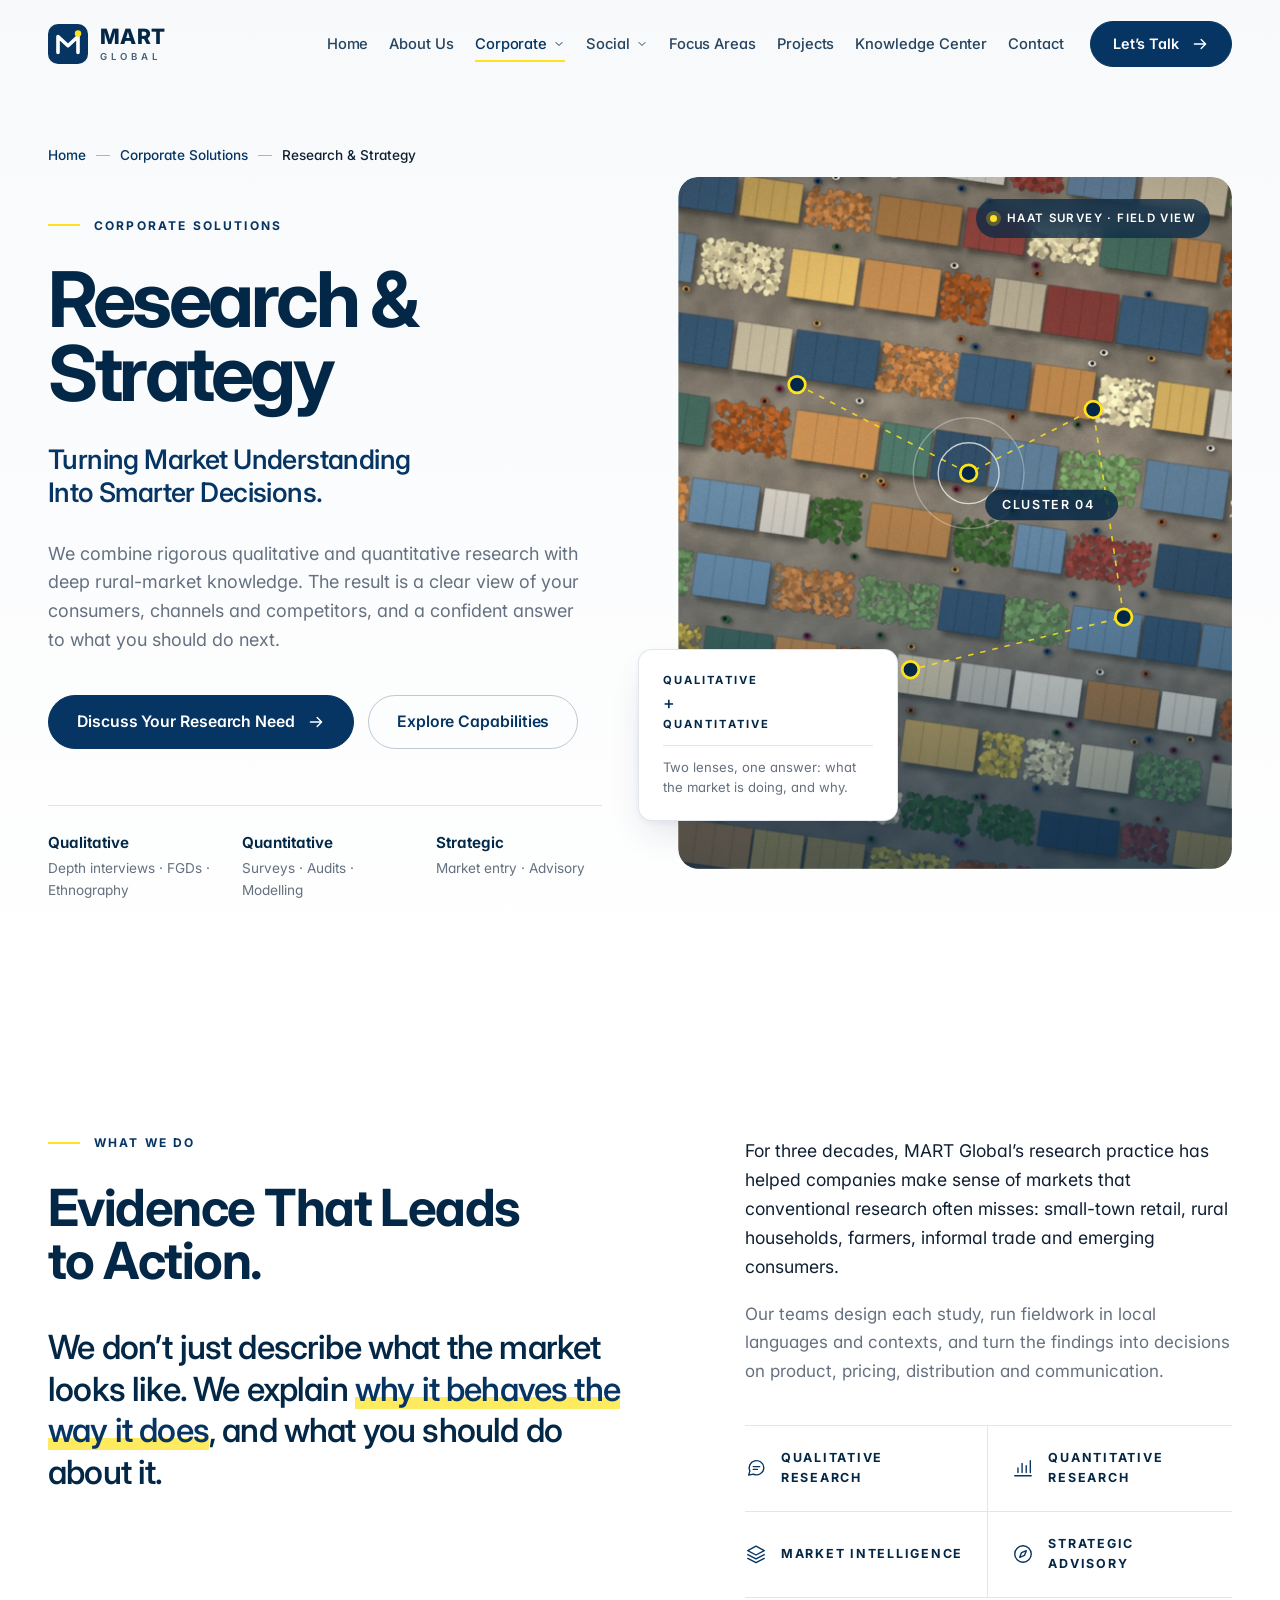
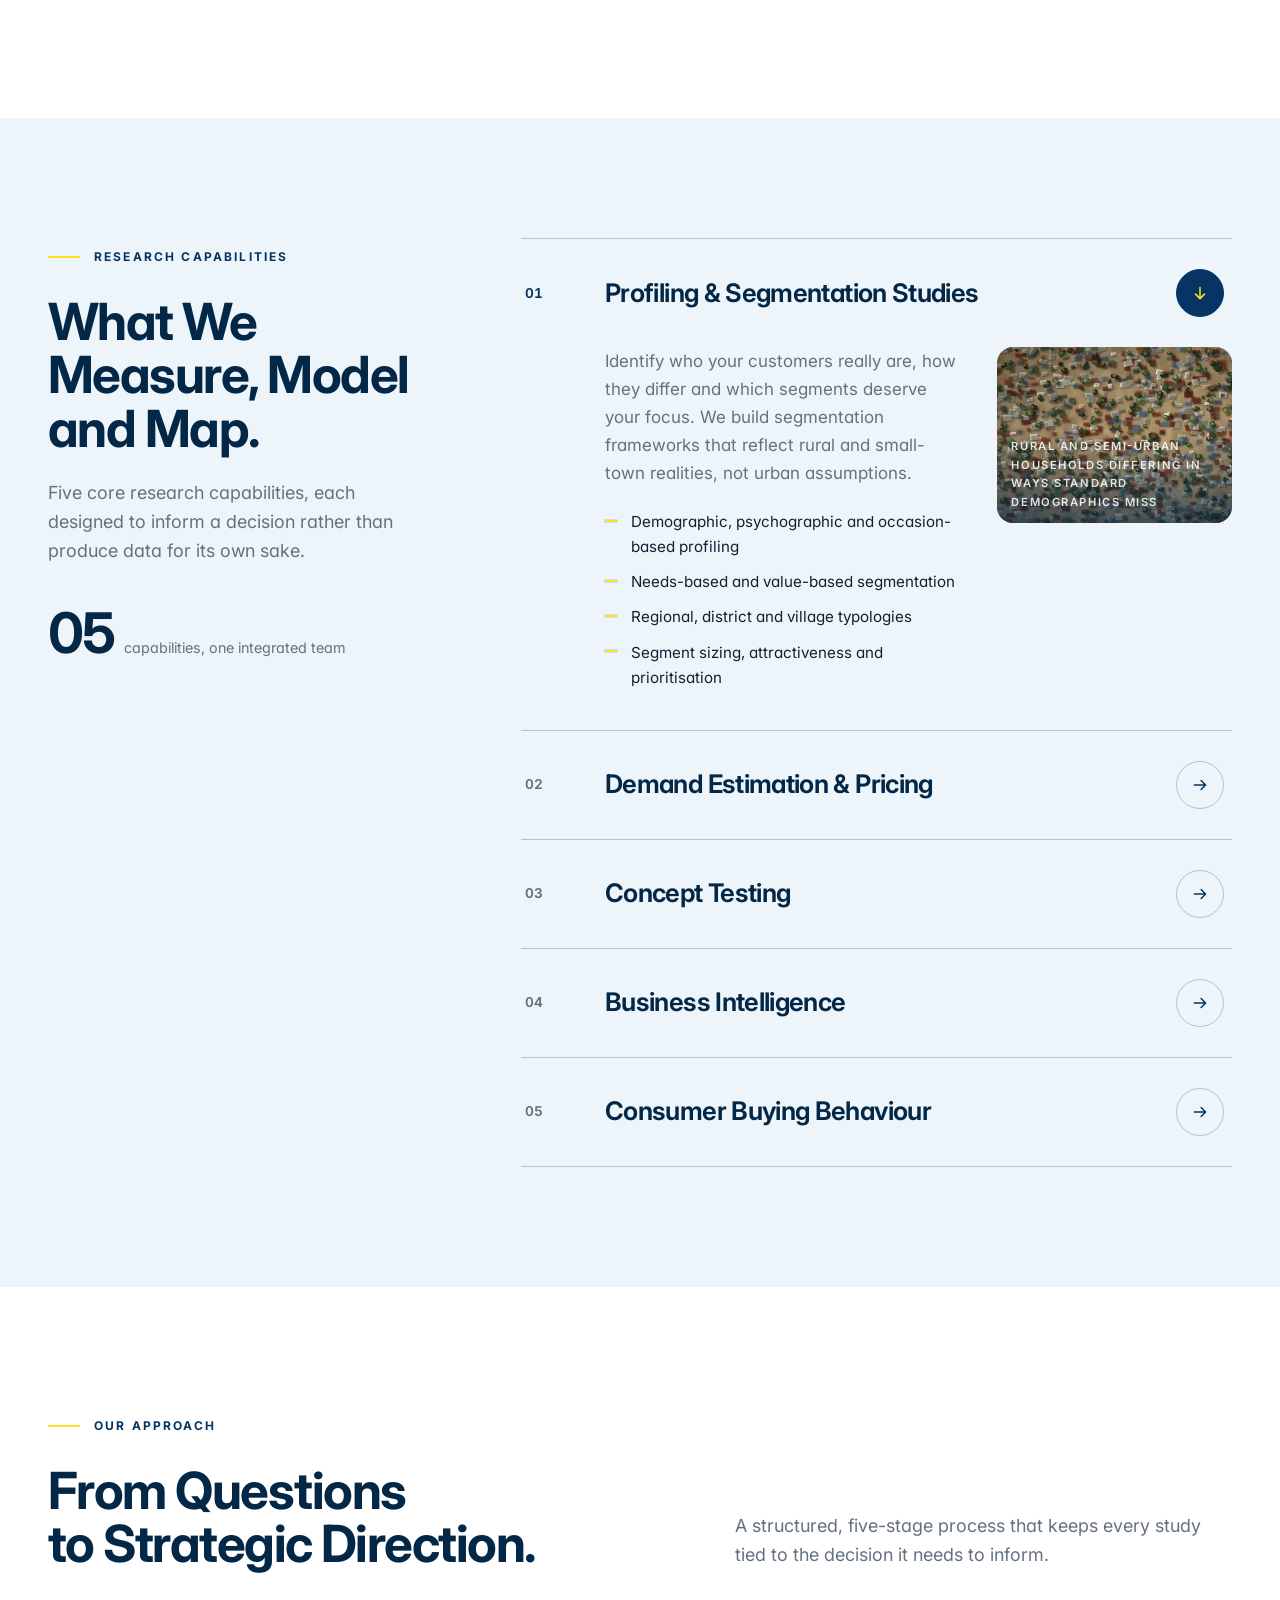
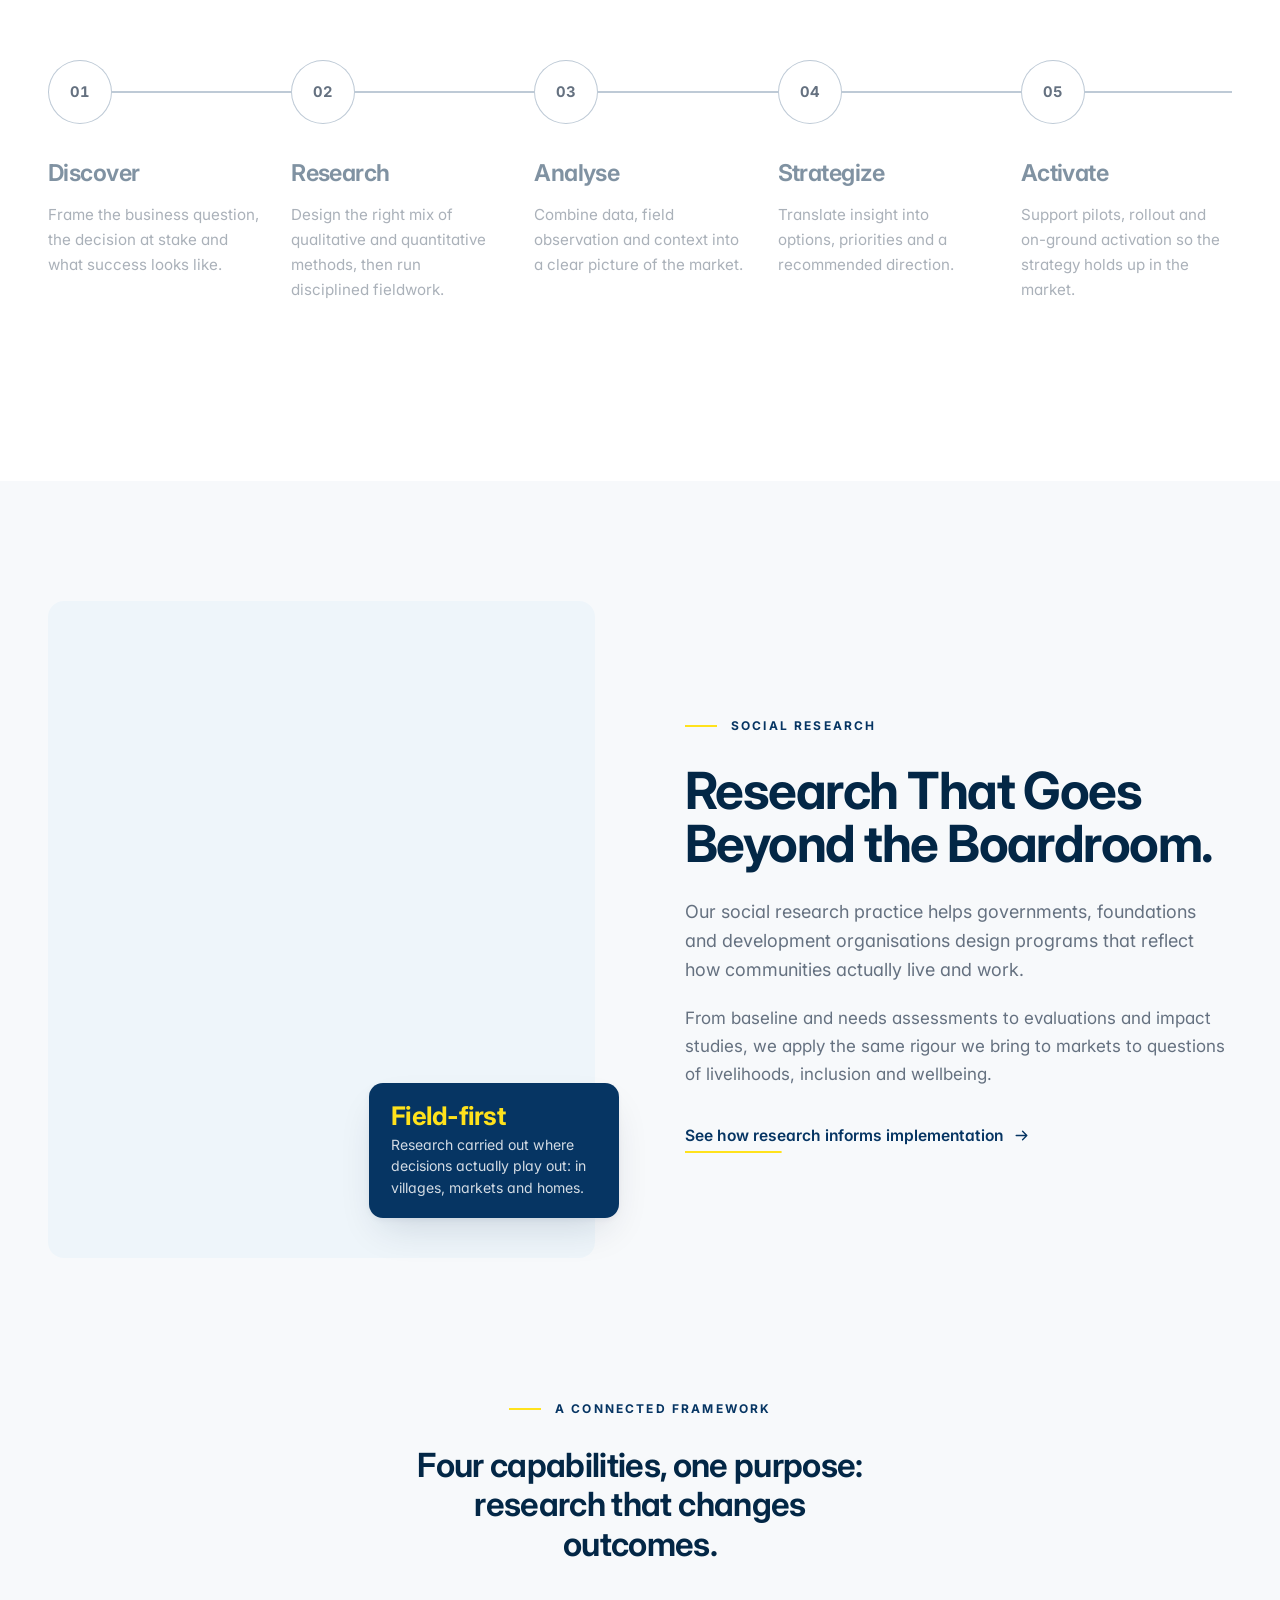
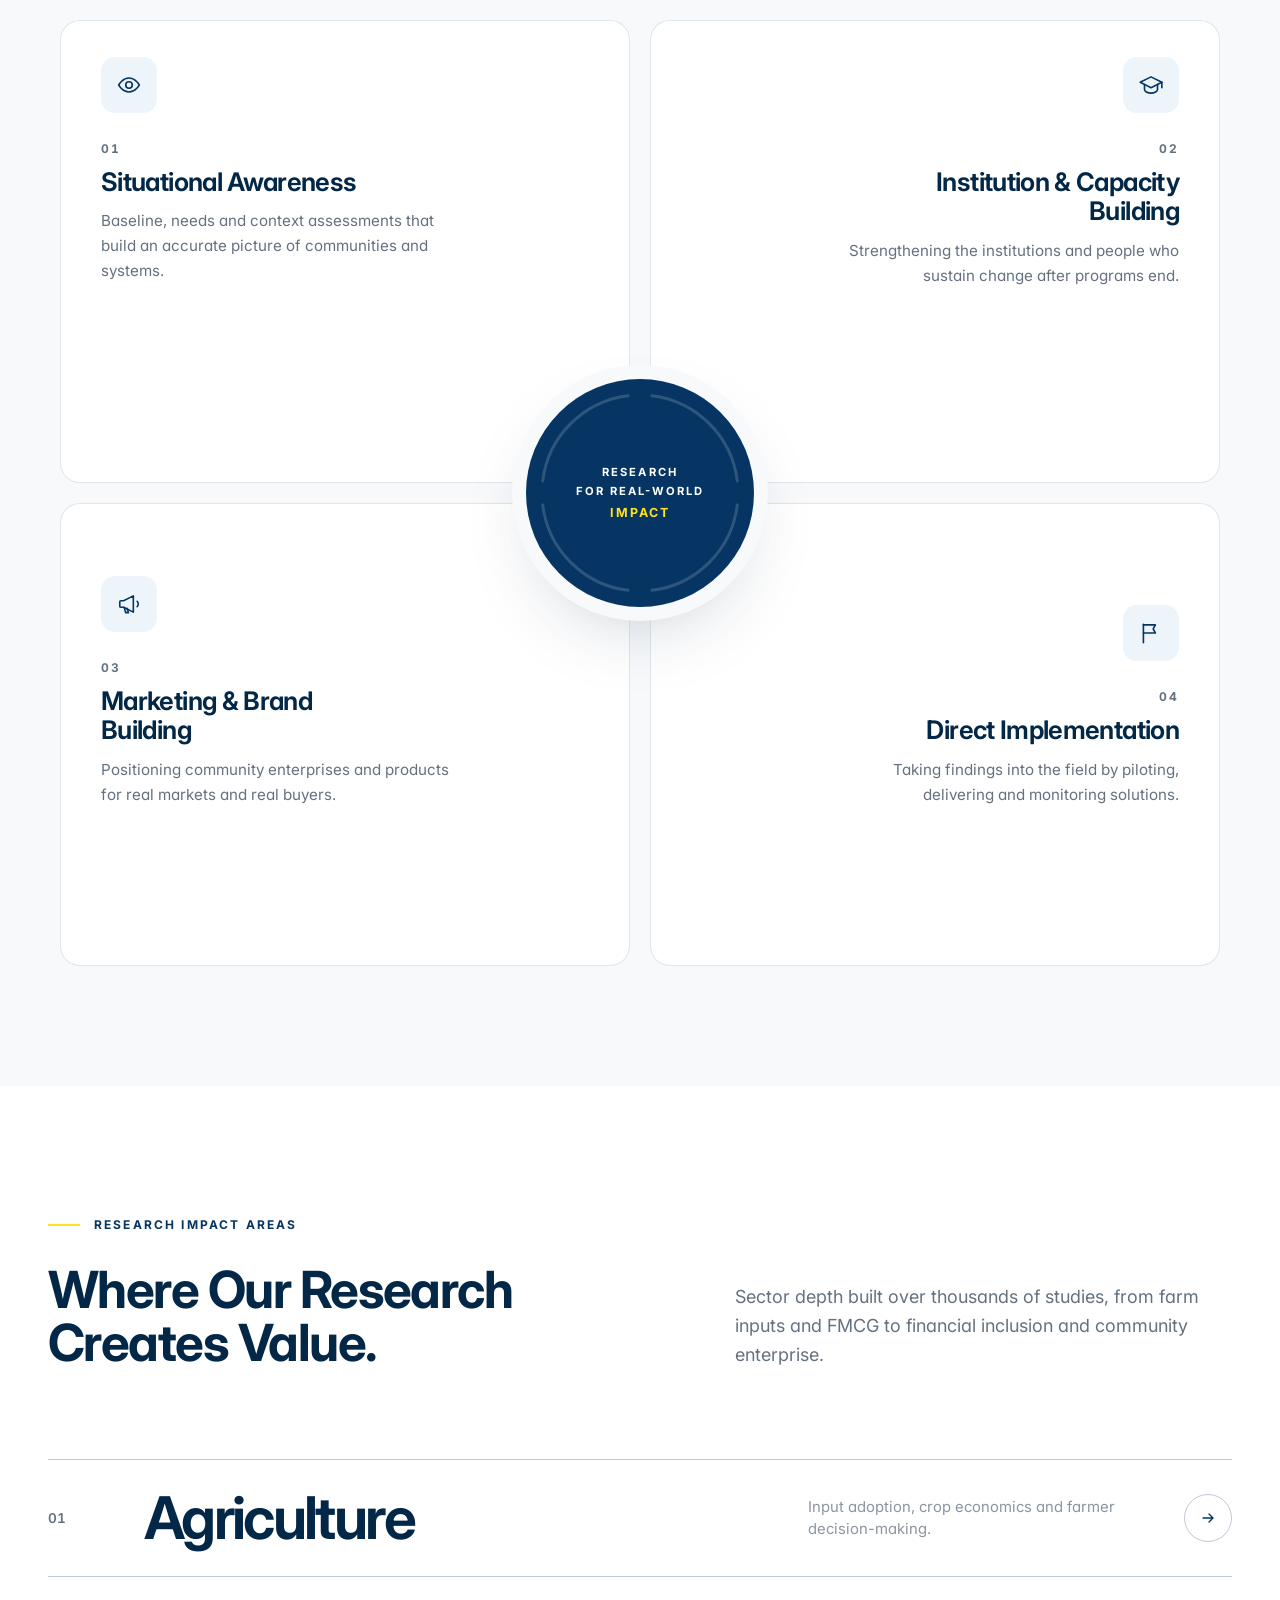
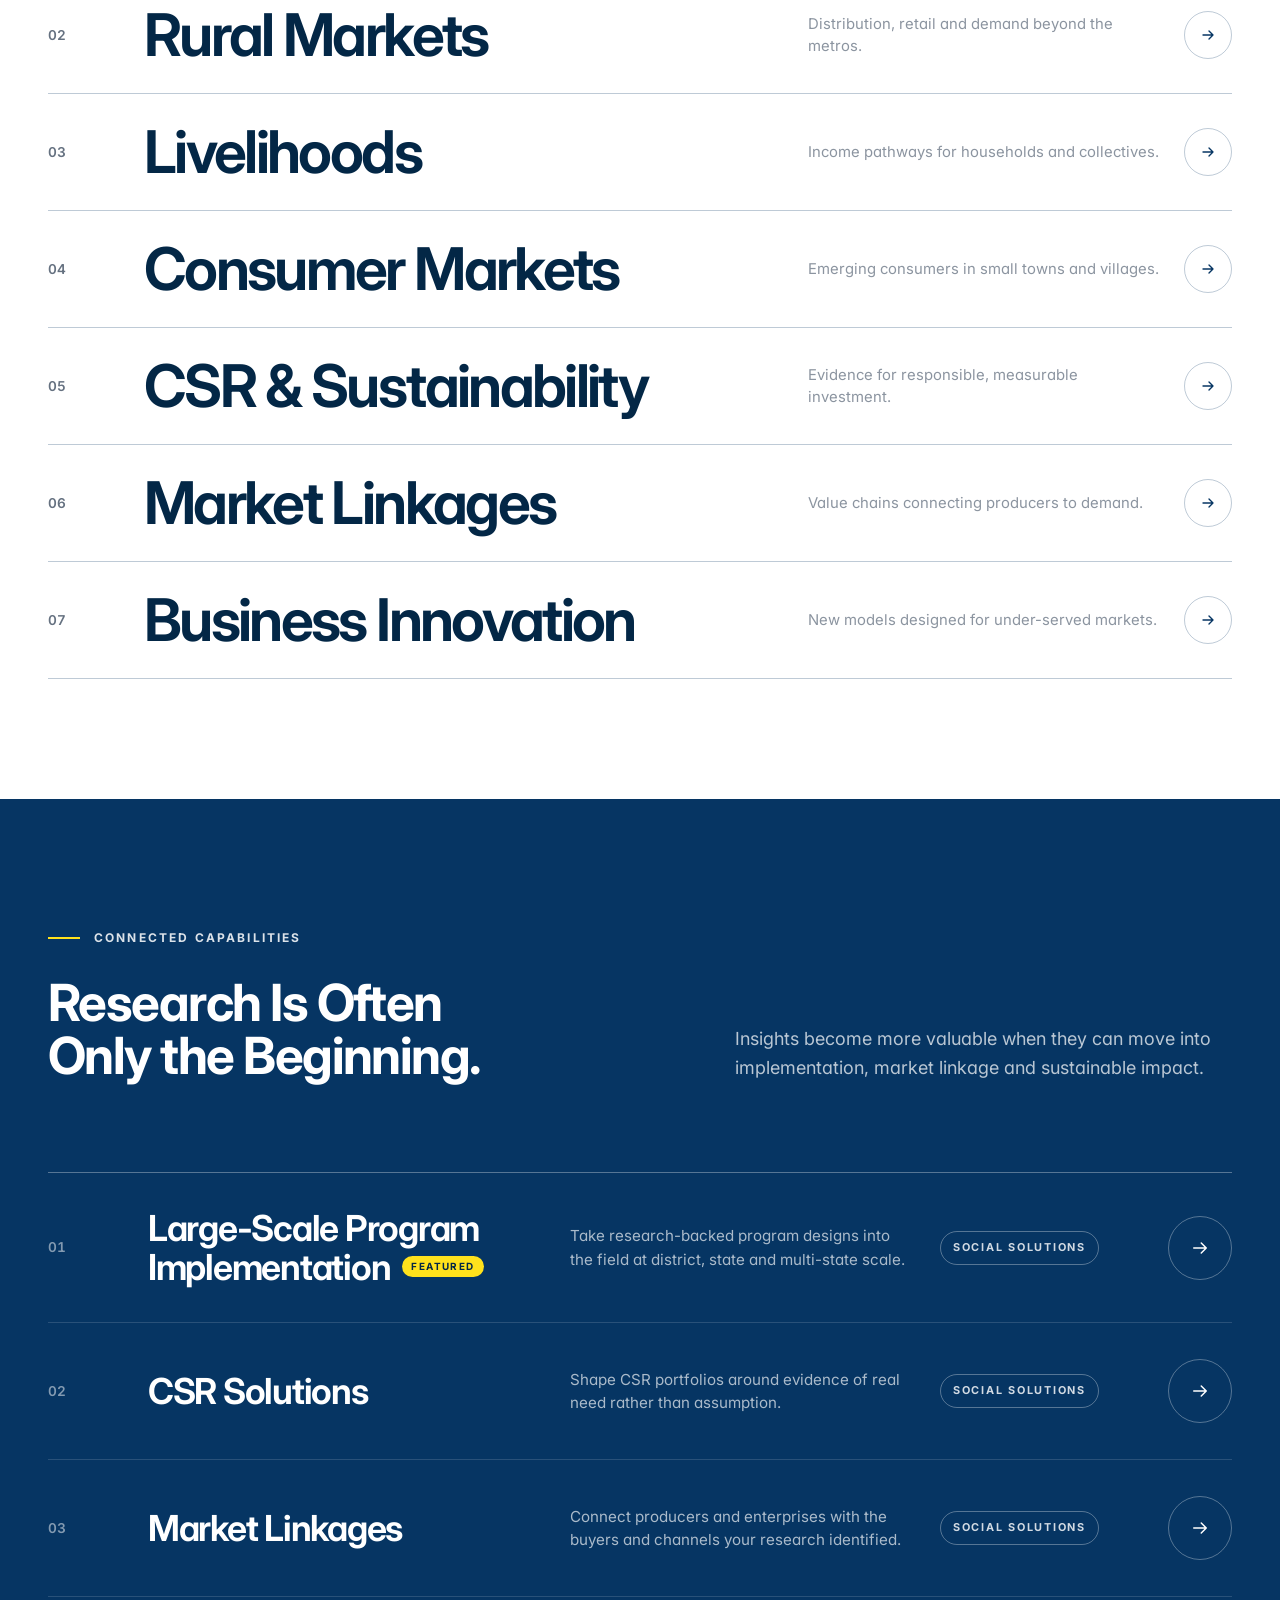
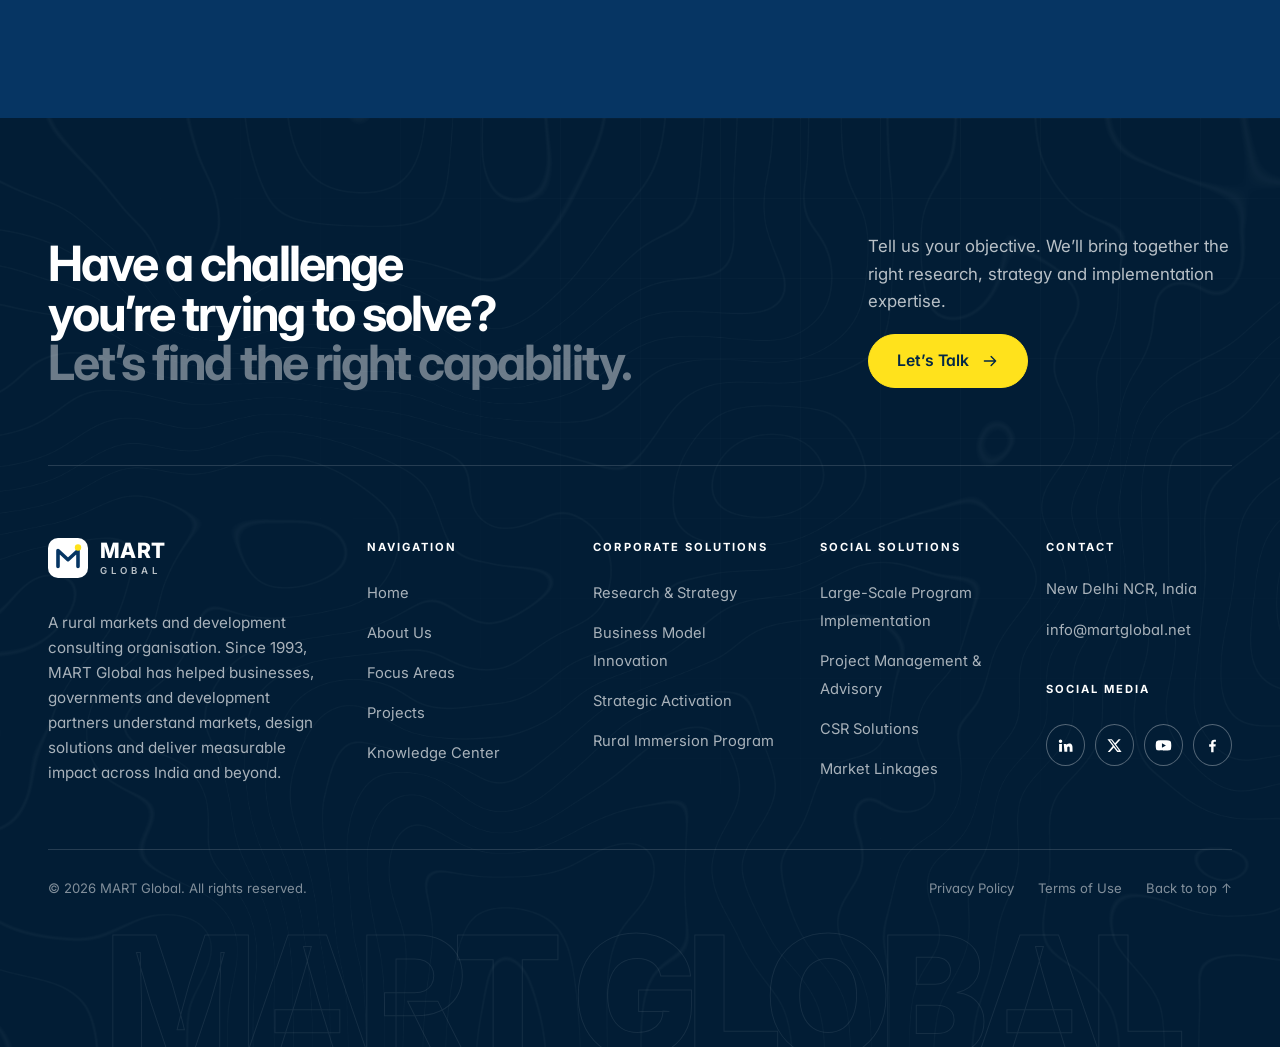
<file: research-strategy.html>
<!doctype html>
<html lang="en" class="no-js">
<head>
  <meta charset="utf-8">
  <meta name="viewport" content="width=device-width, initial-scale=1, viewport-fit=cover">
  <title>Research &amp; Strategy | Corporate Solutions | MART Global</title>
  <meta name="description" content="Evidence-led qualitative and quantitative research, market intelligence and strategic advisory for rural and emerging markets.">
  <meta name="theme-color" content="#063563">
  <meta property="og:title" content="Research &amp; Strategy | Corporate Solutions | MART Global">
  <meta property="og:description" content="Evidence-led qualitative and quantitative research, market intelligence and strategic advisory for rural and emerging markets.">
  <meta property="og:image" content="assets/images/market.webp">
  <link rel="icon" href="assets/icons/favicon.svg" type="image/svg+xml">
  <link rel="preconnect" href="https://fonts.googleapis.com">
  <link rel="preconnect" href="https://fonts.gstatic.com" crossorigin>
  <link rel="stylesheet" href="https://fonts.googleapis.com/css2?family=Inter:wght@400..800&amp;display=swap">
  <link rel="preload" as="image" href="assets/images/market.webp" fetchpriority="high">
  <link rel="stylesheet" href="css/style.css">
  <script>
    document.documentElement.classList.replace('no-js', 'js');
    // Safety net: if the interaction script never runs, show all content.
    setTimeout(function () { if (!document.body || !document.body.classList.contains('is-loaded')) document.documentElement.classList.remove('js'); }, 4000);
  </script>
  <script src="js/script.js" defer></script>
</head>
<body class="" data-page="corporate" id="top">
  <a class="skip-link" href="#main">Skip to content</a>
  <svg xmlns="http://www.w3.org/2000/svg" style="display:none" aria-hidden="true">
  <symbol id="i-arrow" viewBox="0 0 24 24"><path d="M4.5 12h15M13.5 6l6 6-6 6"/></symbol>
  <symbol id="i-arrow-ur" viewBox="0 0 24 24"><path d="M7 17L17 7M8.5 7H17v8.5"/></symbol>
  <symbol id="i-chev" viewBox="0 0 24 24"><path d="M6 9l6 6 6-6"/></symbol>
  <symbol id="i-plus" viewBox="0 0 24 24"><path d="M12 5v14M5 12h14"/></symbol>
  <symbol id="i-search" viewBox="0 0 24 24"><circle cx="10.5" cy="10.5" r="6.5"/><path d="M15.5 15.5L21 21"/></symbol>
  <symbol id="i-chart" viewBox="0 0 24 24"><path d="M3 20.5h18M6.5 17v-5M11 17V7M15.5 17v-7.5M20 17V4"/></symbol>
  <symbol id="i-chat" viewBox="0 0 24 24"><path d="M20.5 11.5a8 8 0 0 1-11.6 7.1L4 19.8l1.3-4.4A8 8 0 1 1 20.5 11.5z"/><path d="M9 10.5h7M9 13.5h4.5"/></symbol>
  <symbol id="i-compass" viewBox="0 0 24 24"><circle cx="12" cy="12" r="9"/><path d="M15.6 8.4l-2 5.2-5.2 2 2-5.2z"/></symbol>
  <symbol id="i-layers" viewBox="0 0 24 24"><path d="M12 3.5l9 4.8-9 4.8-9-4.8z"/><path d="M3 12.6l9 4.8 9-4.8"/><path d="M3 16.8l9 4.7 9-4.7"/></symbol>
  <symbol id="i-bulb" viewBox="0 0 24 24"><path d="M9 18h6M10 21h4"/><path d="M12 3a6 6 0 0 0-3.6 10.8c.7.6 1.1 1.4 1.1 2.2h5c0-.8.4-1.6 1.1-2.2A6 6 0 0 0 12 3z"/></symbol>
  <symbol id="i-users" viewBox="0 0 24 24"><circle cx="9" cy="8" r="3.5"/><path d="M2.5 20c.6-3.6 3.2-5.5 6.5-5.5s5.9 1.9 6.5 5.5"/><circle cx="17" cy="9" r="2.8"/><path d="M17 14.3c2.5 0 4.1 1.6 4.6 4.2"/></symbol>
  <symbol id="i-leaf" viewBox="0 0 24 24"><path d="M5 19c0-8 5-13 15-14-1 10-6 15-14 15"/><path d="M5 19c3-4 6-7 10-9.5"/></symbol>
  <symbol id="i-partners" viewBox="0 0 24 24"><circle cx="9" cy="12" r="6"/><circle cx="15" cy="12" r="6"/></symbol>
  <symbol id="i-trend" viewBox="0 0 24 24"><path d="M3 17.5l6-6 4 4 8-8"/><path d="M14.5 7.5H21V14"/></symbol>
  <symbol id="i-device" viewBox="0 0 24 24"><rect x="6.5" y="2.5" width="11" height="19" rx="2.2"/><path d="M10.5 18.5h3"/><path d="M9.5 9.2a3.6 3.6 0 0 1 5 0M10.9 11a1.6 1.6 0 0 1 2.2 0"/></symbol>
  <symbol id="i-home" viewBox="0 0 24 24"><path d="M3 11l9-7 9 7"/><path d="M5.5 9.5V20h13V9.5"/><path d="M10 20v-5.5h4V20"/></symbol>
  <symbol id="i-flag" viewBox="0 0 24 24"><path d="M5 21V4"/><path d="M5 4.5h11l-2 3.7 2 3.8H5"/></symbol>
  <symbol id="i-pin" viewBox="0 0 24 24"><path d="M12 21s-7-6.2-7-11.5a7 7 0 0 1 14 0C19 14.8 12 21 12 21z"/><circle cx="12" cy="9.5" r="2.6"/></symbol>
  <symbol id="i-store" viewBox="0 0 24 24"><path d="M4 9l1.6-4.5h12.8L20 9"/><path d="M4 9a2.7 2.7 0 0 0 5.3 0 2.7 2.7 0 0 0 5.4 0A2.7 2.7 0 0 0 20 9"/><path d="M5.5 11.5V20h13v-8.5M10 20v-4.5h4V20"/></symbol>
  <symbol id="i-institution" viewBox="0 0 24 24"><path d="M3 20.5h18M4.5 17.5h15M6.5 17.5v-6.5M10.2 17.5v-6.5M13.8 17.5v-6.5M17.5 17.5v-6.5"/><path d="M3 9.5l9-6 9 6z"/></symbol>
  <symbol id="i-globe" viewBox="0 0 24 24"><circle cx="12" cy="12" r="9"/><path d="M3 12h18M12 3c2.5 2.6 3.8 5.6 3.8 9s-1.3 6.4-3.8 9c-2.5-2.6-3.8-5.6-3.8-9S9.5 5.6 12 3z"/></symbol>
  <symbol id="i-sprout" viewBox="0 0 24 24"><path d="M12 21v-8.5"/><path d="M12 12.5c0-4.2 2.8-7 8-7 0 5-3 7.4-8 7z"/><path d="M12 14.5c0-3.4-2.3-5.8-7-5.8 0 4 2.5 5.8 7 5.8z"/><path d="M7 21h10"/></symbol>
  <symbol id="i-grid" viewBox="0 0 24 24"><rect x="3.5" y="3.5" width="7" height="7" rx="1.5"/><rect x="13.5" y="3.5" width="7" height="7" rx="1.5"/><rect x="3.5" y="13.5" width="7" height="7" rx="1.5"/><circle cx="17" cy="17" r="3.5"/></symbol>
  <symbol id="i-tag" viewBox="0 0 24 24"><path d="M3.5 12.6V4.5a1 1 0 0 1 1-1h8.1l8 8a1.4 1.4 0 0 1 0 2l-7.1 7.1a1.4 1.4 0 0 1-2 0z"/><circle cx="8" cy="8" r="1.4"/></symbol>
  <symbol id="i-flask" viewBox="0 0 24 24"><path d="M9 3h6M10 3v6.2L4.8 18a2 2 0 0 0 1.7 3h11a2 2 0 0 0 1.7-3L14 9.2V3"/><path d="M7.5 15h9"/></symbol>
  <symbol id="i-pie" viewBox="0 0 24 24"><path d="M20.5 13.5A8.5 8.5 0 1 1 10.5 3.5v10z"/><path d="M14 3a7.5 7.5 0 0 1 7 7h-7z"/></symbol>
  <symbol id="i-cart" viewBox="0 0 24 24"><path d="M3 4h2.3l2.3 11h10.9l2-8H6.3"/><circle cx="9.5" cy="19.5" r="1.5"/><circle cx="17" cy="19.5" r="1.5"/></symbol>
  <symbol id="i-eye" viewBox="0 0 24 24"><path d="M2.5 12S6 5.5 12 5.5 21.5 12 21.5 12 18 18.5 12 18.5 2.5 12 2.5 12z"/><circle cx="12" cy="12" r="3"/></symbol>
  <symbol id="i-mega" viewBox="0 0 24 24"><path d="M3.5 10v4a1 1 0 0 0 1 1H7l9 4.5V4.5L7 9H4.5a1 1 0 0 0-1 1z"/><path d="M7.5 15l1.5 5h2.5l-1.2-4M19.5 9.5a3.5 3.5 0 0 1 0 5"/></symbol>
  <symbol id="i-cap" viewBox="0 0 24 24"><path d="M2 9.5l10-5 10 5-10 5z"/><path d="M6 11.5v4.8c0 1.4 2.7 3.2 6 3.2s6-1.8 6-3.2v-4.8M22 9.5v5"/></symbol>
  <symbol id="i-route" viewBox="0 0 24 24"><circle cx="6" cy="18" r="2.5"/><circle cx="18" cy="6" r="2.5"/><path d="M8.5 18h7a3.5 3.5 0 0 0 0-7h-7a3.5 3.5 0 0 1 0-7h7"/></symbol>
  <symbol id="i-target" viewBox="0 0 24 24"><circle cx="12" cy="12" r="9"/><circle cx="12" cy="12" r="5"/><circle cx="12" cy="12" r="1.2"/></symbol>
  <symbol id="i-scale" viewBox="0 0 24 24"><path d="M4 20h16M4 20V14h4v6M10 20V9h4v11M16 20V4h4v16"/></symbol>
  <symbol id="i-link" viewBox="0 0 24 24"><path d="M10 14a4.5 4.5 0 0 0 6.4 0l3-3a4.5 4.5 0 0 0-6.4-6.4l-1 1"/><path d="M14 10a4.5 4.5 0 0 0-6.4 0l-3 3a4.5 4.5 0 0 0 6.4 6.4l1-1"/></symbol>
  <symbol id="i-mail" viewBox="0 0 24 24"><rect x="3" y="5" width="18" height="14" rx="2"/><path d="M3.5 6.5l8.5 6.5 8.5-6.5"/></symbol>
  <symbol id="i-phone" viewBox="0 0 24 24"><path d="M5 3.5h3.5l1.8 4.6-2.3 1.6a11 11 0 0 0 6.3 6.3l1.6-2.3 4.6 1.8V19a1.5 1.5 0 0 1-1.6 1.5A16.5 16.5 0 0 1 3.5 5.1 1.5 1.5 0 0 1 5 3.5z"/></symbol>
  <symbol id="s-linkedin" viewBox="0 0 24 24"><path stroke="none" d="M4.98 3.5a2.5 2.5 0 1 1 0 5 2.5 2.5 0 0 1 0-5zM3 9.75h4v11H3zM9.5 9.75h3.8v1.6h.05c.53-1 1.83-2.05 3.77-2.05 4.03 0 4.78 2.65 4.78 6.1v5.35h-4v-4.74c0-1.13-.02-2.59-1.58-2.59-1.58 0-1.82 1.23-1.82 2.5v4.83h-4z"/></symbol>
  <symbol id="s-x" viewBox="0 0 24 24"><path stroke="none" d="M17.75 3h3.07l-6.7 7.66L22 21h-6.17l-4.83-6.32L5.47 21H2.4l7.17-8.2L2 3h6.33l4.37 5.77zm-1.08 16.17h1.7L7.4 4.73H5.58z"/></symbol>
  <symbol id="s-youtube" viewBox="0 0 24 24"><path stroke="none" d="M22.5 7.2a2.8 2.8 0 0 0-2-2C18.8 4.7 12 4.7 12 4.7s-6.8 0-8.5.5a2.8 2.8 0 0 0-2 2A29 29 0 0 0 1 12a29 29 0 0 0 .5 4.8 2.8 2.8 0 0 0 2 2c1.7.5 8.5.5 8.5.5s6.8 0 8.5-.5a2.8 2.8 0 0 0 2-2A29 29 0 0 0 23 12a29 29 0 0 0-.5-4.8zM9.8 15.1V8.9l5.6 3.1z"/></symbol>
  <symbol id="s-facebook" viewBox="0 0 24 24"><path stroke="none" d="M13.5 21.5v-8h2.7l.4-3.2h-3.1V8.3c0-.9.3-1.6 1.6-1.6h1.7V3.9a22 22 0 0 0-2.5-.1c-2.5 0-4.2 1.5-4.2 4.3v2.3H7.3v3.2h2.8v8z"/></symbol>
  <symbol id="logo-mark" viewBox="0 0 40 40"><rect width="40" height="40" rx="10" style="fill:var(--logo-bg,#063563);transition:fill .35s"/><path d="M10 28.5V12.5l10 9.2 10-9.2v16" style="fill:none;stroke:var(--logo-fg,#fff);transition:stroke .35s" stroke-width="3.6" stroke-linecap="round" stroke-linejoin="round"/><circle cx="30" cy="9.5" r="3.2" style="fill:var(--logo-ac,#FFE21C)"/></symbol>
</svg>

  <header class="site-header" data-header>
    <div class="container header-inner">
      <a class="logo" href="index.html" aria-label="MART Global home">
        <svg class="logo__mark" viewBox="0 0 40 40" aria-hidden="true" focusable="false"><use href="#logo-mark"></use></svg>
        <span class="logo__type"><span class="logo__name">MART</span><span class="logo__sub">GLOBAL</span></span>
      </a>
      <nav class="primary-nav" aria-label="Primary">
        <ul>
          <li class="nav-item"><a class="nav-link" href="index.html">Home</a></li>
          <li class="nav-item"><a class="nav-link" href="index.html#about">About Us</a></li>
          <li class="nav-item">
            <button class="nav-link is-current" type="button" aria-expanded="false" aria-controls="mega-corporate" data-mega-trigger><span>Corporate<span class="nav-long"> Solutions</span></span><svg class="icon chev" aria-hidden="true" focusable="false"><use href="#i-chev"></use></svg></button>
            <div class="mega" id="mega-corporate" data-mega>
            <div class="mega__main">
              <div class="mega__head"><span class="mega__title">Corporate Solutions</span><p class="mega__intro">Market intelligence and strategy for businesses growing in rural and emerging markets.</p></div>
              <ul class="mega__list">
                <li><a class="mega-link is-featured" href="research-strategy.html"><span class="mega-link__title">Research &amp; Strategy</span><span class="mega-link__desc">Understand markets, customers and opportunities through evidence-led research and strategic insight.</span><span class="mega-link__arrow"><svg class="icon" aria-hidden="true" focusable="false"><use href="#i-arrow"></use></svg></span></a></li><li><a class="mega-link" href="index.html#capabilities"><span class="mega-link__title">Business Model Innovation</span><span class="mega-link__desc">Design and test business models built for the realities of rural and emerging markets.</span><span class="mega-link__arrow"><svg class="icon" aria-hidden="true" focusable="false"><use href="#i-arrow"></use></svg></span></a></li><li><a class="mega-link" href="index.html#capabilities"><span class="mega-link__title">Strategic Activation</span><span class="mega-link__desc">Turn strategy into on-ground presence through activation, distribution and engagement.</span><span class="mega-link__arrow"><svg class="icon" aria-hidden="true" focusable="false"><use href="#i-arrow"></use></svg></span></a></li><li><a class="mega-link" href="index.html#capabilities"><span class="mega-link__title">Rural Immersion Program</span><span class="mega-link__desc">Bring leadership teams face to face with rural consumers, markets and communities.</span><span class="mega-link__arrow"><svg class="icon" aria-hidden="true" focusable="false"><use href="#i-arrow"></use></svg></span></a></li>
              </ul>
            </div>
            <aside class="mega__aside" aria-label="Explore MART Global">
              <span class="mega__aside-title">Explore MART</span>
              <ul><li><a href="index.html#focus-areas">Focus Areas <svg class="icon" aria-hidden="true" focusable="false"><use href="#i-arrow"></use></svg></a></li><li><a href="index.html#about">Landmark Projects <svg class="icon" aria-hidden="true" focusable="false"><use href="#i-arrow"></use></svg></a></li><li><a href="large-scale-program-implementation.html">Social Solutions <svg class="icon" aria-hidden="true" focusable="false"><use href="#i-arrow"></use></svg></a></li></ul>
              <a class="mega__feature" href="research-strategy.html#approach"><span class="media"><img src="assets/images/market-sm.webp" alt="" width="480" height="320" decoding="async" loading="lazy"></span><span><span>Featured approach</span><strong>From questions to strategic direction, in five stages</strong></span></a>
            </aside>
          </div>
          </li>
          <li class="nav-item">
            <button class="nav-link" type="button" aria-expanded="false" aria-controls="mega-social" data-mega-trigger><span>Social<span class="nav-long"> Solutions</span></span><svg class="icon chev" aria-hidden="true" focusable="false"><use href="#i-chev"></use></svg></button>
            <div class="mega" id="mega-social" data-mega>
            <div class="mega__main">
              <div class="mega__head"><span class="mega__title">Social Solutions</span><p class="mega__intro">Program design and implementation that turns strategy into sustainable impact.</p></div>
              <ul class="mega__list">
                <li><a class="mega-link is-featured" href="large-scale-program-implementation.html"><span class="mega-link__title">Large-Scale Program Implementation</span><span class="mega-link__desc">Design and deliver programs that reach communities at scale, from pilot to statewide rollout.</span><span class="mega-link__arrow"><svg class="icon" aria-hidden="true" focusable="false"><use href="#i-arrow"></use></svg></span></a></li><li><a class="mega-link" href="index.html#capabilities"><span class="mega-link__title">Project Management &amp; Advisory</span><span class="mega-link__desc">Structure, monitor and steer complex programs with many stakeholders.</span><span class="mega-link__arrow"><svg class="icon" aria-hidden="true" focusable="false"><use href="#i-arrow"></use></svg></span></a></li><li><a class="mega-link" href="index.html#capabilities"><span class="mega-link__title">CSR Solutions</span><span class="mega-link__desc">Shape CSR strategies and projects that create measurable, lasting community value.</span><span class="mega-link__arrow"><svg class="icon" aria-hidden="true" focusable="false"><use href="#i-arrow"></use></svg></span></a></li><li><a class="mega-link" href="index.html#capabilities"><span class="mega-link__title">Market Linkages</span><span class="mega-link__desc">Connect producers, artisans and enterprises with sustainable markets and buyers.</span><span class="mega-link__arrow"><svg class="icon" aria-hidden="true" focusable="false"><use href="#i-arrow"></use></svg></span></a></li>
              </ul>
            </div>
            <aside class="mega__aside" aria-label="Explore MART Global">
              <span class="mega__aside-title">Explore MART</span>
              <ul><li><a href="index.html#focus-areas">Focus Areas <svg class="icon" aria-hidden="true" focusable="false"><use href="#i-arrow"></use></svg></a></li><li><a href="index.html#about">Landmark Projects <svg class="icon" aria-hidden="true" focusable="false"><use href="#i-arrow"></use></svg></a></li><li><a href="research-strategy.html">Corporate Solutions <svg class="icon" aria-hidden="true" focusable="false"><use href="#i-arrow"></use></svg></a></li></ul>
              <a class="mega__feature" href="large-scale-program-implementation.html#principles"><span class="media"><img src="assets/images/community-sm.webp" alt="" width="480" height="320" decoding="async" loading="lazy"></span><span><span>Our philosophy</span><strong>Six principles behind programs that work on the ground</strong></span></a>
            </aside>
          </div>
          </li>
          <li class="nav-item"><a class="nav-link" href="index.html#focus-areas">Focus Areas</a></li>
          <li class="nav-item"><a class="nav-link" href="index.html#approach">Projects</a></li>
          <li class="nav-item"><a class="nav-link" href="research-strategy.html#impact-areas">Knowledge Center</a></li>
          <li class="nav-item"><a class="nav-link" href="#contact">Contact</a></li>
        </ul>
      </nav>
      <a class="btn btn--primary header-cta" href="#contact">Let&rsquo;s Talk <svg class="icon" aria-hidden="true" focusable="false"><use href="#i-arrow"></use></svg></a>
      <button class="menu-toggle" type="button" aria-expanded="false" aria-controls="mobile-nav" data-menu-toggle>
        <span class="sr-only" data-menu-label>Open menu</span>
        <span class="menu-toggle__bars" aria-hidden="true"><span></span><span></span></span>
      </button>
    </div>
  </header>

  <div class="mobile-nav" id="mobile-nav" data-mobile-nav role="dialog" aria-modal="true" aria-label="Site menu">
    <div class="mobile-nav__scroll">
      <nav aria-label="Mobile">
        <ul class="mobile-nav__list">
          <li class="mobile-nav__item" style="--i:0"><a class="mobile-nav__link" href="index.html">Home <svg class="icon" aria-hidden="true" focusable="false"><use href="#i-arrow"></use></svg></a></li>
          <li class="mobile-nav__item" style="--i:1"><a class="mobile-nav__link" href="index.html#about">About Us <svg class="icon" aria-hidden="true" focusable="false"><use href="#i-arrow"></use></svg></a></li>
          <li class="mobile-nav__item" style="--i:2">
            <button class="mobile-nav__link" type="button" aria-expanded="false" aria-controls="m-corporate" data-mobile-acc>Corporate Solutions <svg class="icon" aria-hidden="true" focusable="false"><use href="#i-plus"></use></svg></button>
            <div class="mobile-acc" id="m-corporate"><ul><li><a href="research-strategy.html"><span class="n">01</span>Research &amp; Strategy<svg class="icon" aria-hidden="true" focusable="false"><use href="#i-arrow"></use></svg></a></li><li><a href="index.html#capabilities"><span class="n">02</span>Business Model Innovation<svg class="icon" aria-hidden="true" focusable="false"><use href="#i-arrow"></use></svg></a></li><li><a href="index.html#capabilities"><span class="n">03</span>Strategic Activation<svg class="icon" aria-hidden="true" focusable="false"><use href="#i-arrow"></use></svg></a></li><li><a href="index.html#capabilities"><span class="n">04</span>Rural Immersion Program<svg class="icon" aria-hidden="true" focusable="false"><use href="#i-arrow"></use></svg></a></li></ul></div>
          </li>
          <li class="mobile-nav__item" style="--i:3">
            <button class="mobile-nav__link" type="button" aria-expanded="false" aria-controls="m-social" data-mobile-acc>Social Solutions <svg class="icon" aria-hidden="true" focusable="false"><use href="#i-plus"></use></svg></button>
            <div class="mobile-acc" id="m-social"><ul><li><a href="large-scale-program-implementation.html"><span class="n">01</span>Large-Scale Program Implementation<svg class="icon" aria-hidden="true" focusable="false"><use href="#i-arrow"></use></svg></a></li><li><a href="index.html#capabilities"><span class="n">02</span>Project Management &amp; Advisory<svg class="icon" aria-hidden="true" focusable="false"><use href="#i-arrow"></use></svg></a></li><li><a href="index.html#capabilities"><span class="n">03</span>CSR Solutions<svg class="icon" aria-hidden="true" focusable="false"><use href="#i-arrow"></use></svg></a></li><li><a href="index.html#capabilities"><span class="n">04</span>Market Linkages<svg class="icon" aria-hidden="true" focusable="false"><use href="#i-arrow"></use></svg></a></li></ul></div>
          </li>
          <li class="mobile-nav__item" style="--i:4"><a class="mobile-nav__link" href="index.html#focus-areas">Focus Areas <svg class="icon" aria-hidden="true" focusable="false"><use href="#i-arrow"></use></svg></a></li>
          <li class="mobile-nav__item" style="--i:5"><a class="mobile-nav__link" href="index.html#approach">Projects <svg class="icon" aria-hidden="true" focusable="false"><use href="#i-arrow"></use></svg></a></li>
          <li class="mobile-nav__item" style="--i:6"><a class="mobile-nav__link" href="research-strategy.html#impact-areas">Knowledge Center <svg class="icon" aria-hidden="true" focusable="false"><use href="#i-arrow"></use></svg></a></li>
          <li class="mobile-nav__item" style="--i:7"><a class="mobile-nav__link" href="#contact">Contact <svg class="icon" aria-hidden="true" focusable="false"><use href="#i-arrow"></use></svg></a></li>
        </ul>
      </nav>
      <div class="mobile-nav__foot">
        <a class="btn btn--yellow" href="#contact">Let&rsquo;s Talk <svg class="icon" aria-hidden="true" focusable="false"><use href="#i-arrow"></use></svg></a>
        <div class="mobile-nav__contact"><a href="mailto:info@martglobal.net">info@martglobal.net</a><span>New Delhi NCR, India</span></div>
      </div>
    </div>
  </div>

  <main id="main">

    <!-- ============ HERO ============ -->
    <section class="page-hero" aria-labelledby="page-title">
      <div class="container page-hero__grid">
        <div>
          <nav class="breadcrumb intro" aria-label="Breadcrumb">
            <ol>
              <li><a href="index.html">Home</a></li>
              <li><a href="index.html#capabilities">Corporate Solutions</a></li>
              <li><span aria-current="page">Research &amp; Strategy</span></li>
            </ol>
          </nav>
          <p class="eyebrow intro" style="--d:80ms">Corporate Solutions</p>
          <h1 class="page-hero__title intro" id="page-title" style="--d:160ms">Research &amp;<br>Strategy</h1>
          <p class="page-hero__headline intro" style="--d:250ms">Turning Market Understanding Into Smarter Decisions.</p>
          <p class="page-hero__text lead intro" style="--d:330ms">We combine rigorous qualitative and quantitative research with deep rural-market knowledge. The result is a clear view of your consumers, channels and competitors, and a confident answer to what you should do next.</p>
          <div class="btn-row page-hero__actions intro" style="--d:410ms">
            <a class="btn btn--primary" href="#contact">Discuss Your Research Need <svg class="icon" aria-hidden="true" focusable="false"><use href="#i-arrow"></use></svg></a>
            <a class="btn btn--secondary" href="#capabilities-list">Explore Capabilities</a>
          </div>
          <div class="page-hero__meta intro intro--fade" style="--d:520ms">
            <div><strong>Qualitative</strong>Depth interviews &middot; FGDs &middot; Ethnography</div>
            <div><strong>Quantitative</strong>Surveys &middot; Audits &middot; Modelling</div>
            <div><strong>Strategic</strong>Market entry &middot; Advisory</div>
          </div>
        </div>

        <div class="hero-visual">
          <div class="hero-visual__frame">
            <img src="assets/images/market.webp" srcset="assets/images/market-sm.webp 480w, assets/images/market.webp 2000w" sizes="(max-width: 1024px) 100vw, 45vw" alt="Aerial view of a busy rural market with produce stalls and coloured awnings" width="2000" height="1400" decoding="async" fetchpriority="high">
            <div class="hero-visual__overlay" aria-hidden="true">
              <svg viewBox="0 0 400 500" preserveAspectRatio="xMidYMid slice">
                <defs><linearGradient id="hvShade" x1="0" y1="0" x2="0" y2="1"><stop offset="0.45" stop-color="#032746" stop-opacity="0"/><stop offset="1" stop-color="#032746" stop-opacity="0.55"/></linearGradient></defs>
                <rect width="400" height="500" fill="url(#hvShade)"/>
                <path d="M86 150 L210 214 L300 168 L322 318 L168 356" fill="none" stroke="#FFE21C" stroke-width="1.2" stroke-dasharray="4 5" opacity=".85"/>
                <g fill="#032746" stroke="#FFE21C" stroke-width="2">
                  <circle cx="86" cy="150" r="6"/><circle cx="210" cy="214" r="6"/><circle cx="300" cy="168" r="6"/><circle cx="322" cy="318" r="6"/><circle cx="168" cy="356" r="6"/>
                </g>
                <circle cx="210" cy="214" r="22" fill="none" stroke="#fff" stroke-opacity=".7" stroke-width="1"/>
                <circle cx="210" cy="214" r="40" fill="none" stroke="#fff" stroke-opacity=".3" stroke-width="1"/>
                <g font-family="Inter, sans-serif" font-size="9" font-weight="600" letter-spacing="1.2" fill="#fff">
                  <rect x="222" y="226" width="96" height="22" rx="11" fill="#032746" fill-opacity=".82"/>
                  <text x="234" y="240">CLUSTER 04</text>
                </g>
              </svg>
            </div>
          </div>
          <span class="hero-visual__chip">Haat survey &middot; Field view</span>
          <div class="hero-visual__card intro" style="--d:820ms">
            <span class="k">QUALITATIVE</span>
            <span class="plus">+</span>
            <span class="k">QUANTITATIVE</span>
            <p>Two lenses, one answer: what the market is doing, and why.</p>
          </div>
        </div>
      </div>
    </section>

    <!-- ============ WHAT WE DO ============ -->
    <section class="section" aria-labelledby="wwd-title">
      <div class="container editorial">
        <div>
          <p class="eyebrow reveal">What We Do</p>
          <h2 class="h2 reveal" id="wwd-title" style="--delay:80ms">Evidence That Leads<br>to Action.</h2>
          <p class="editorial__statement reveal" style="--delay:160ms">We don&rsquo;t just describe what the market looks like. We explain <em>why it behaves the way it does</em>, and what you should do about it.</p>
        </div>
        <div class="editorial__body reveal" style="--delay:200ms">
          <p>For three decades, MART Global&rsquo;s research practice has helped companies make sense of markets that conventional research often misses: small-town retail, rural households, farmers, informal trade and emerging consumers.</p>
          <p>Our teams design each study, run fieldwork in local languages and contexts, and turn the findings into decisions on product, pricing, distribution and communication.</p>
          <ul class="cap-tags">
            <li class="cap-tag"><svg class="icon" aria-hidden="true" focusable="false"><use href="#i-chat"></use></svg>QUALITATIVE RESEARCH</li>
            <li class="cap-tag"><svg class="icon" aria-hidden="true" focusable="false"><use href="#i-chart"></use></svg>QUANTITATIVE RESEARCH</li>
            <li class="cap-tag"><svg class="icon" aria-hidden="true" focusable="false"><use href="#i-layers"></use></svg>MARKET INTELLIGENCE</li>
            <li class="cap-tag"><svg class="icon" aria-hidden="true" focusable="false"><use href="#i-compass"></use></svg>STRATEGIC ADVISORY</li>
          </ul>
        </div>
      </div>
    </section>

    <!-- ============ CAPABILITIES ACCORDION ============ -->
    <section class="section section--soft" id="capabilities-list" aria-labelledby="caps-title">
      <div class="container acc-layout">
        <div class="acc-layout__intro">
          <p class="eyebrow reveal">Research Capabilities</p>
          <h2 class="h2 reveal" id="caps-title" style="--delay:80ms">What We Measure, Model and Map.</h2>
          <p class="lead reveal" style="--delay:160ms">Five core research capabilities, each designed to inform a decision rather than produce data for its own sake.</p>
          <div class="acc-count reveal" style="--delay:220ms"><strong class="num">05</strong> capabilities, one integrated team</div>
        </div>
        <div class="accordion reveal" style="--delay:120ms" data-accordion>
            <div class="acc-item is-open" data-acc-item>
              <h3>
                <button class="acc-trigger" type="button" id="cap-btn-1" aria-expanded="true" aria-controls="cap-panel-1">
                  <span class="acc-trigger__n num">01</span>
                  <span class="acc-trigger__title">Profiling &amp; Segmentation Studies</span>
                  <span class="acc-trigger__icon"><svg class="icon" aria-hidden="true" focusable="false"><use href="#i-arrow"></use></svg></span>
                </button>
              </h3>
              <div class="acc-panel" id="cap-panel-1" role="region" aria-labelledby="cap-btn-1">
                <div class="acc-panel__inner">
                  <div class="acc-panel__content">
                    <div>
                      <p>Identify who your customers really are, how they differ and which segments deserve your focus. We build segmentation frameworks that reflect rural and small-town realities, not urban assumptions.</p>
                      <ul class="acc-points"><li>Demographic, psychographic and occasion-based profiling</li><li>Needs-based and value-based segmentation</li><li>Regional, district and village typologies</li><li>Segment sizing, attractiveness and prioritisation</li></ul>
                    </div>
                    <figure class="media"><img src="assets/images/village.webp" srcset="assets/images/village-sm.webp 480w, assets/images/village.webp 2000w" sizes="(max-width: 700px) 100vw, 320px" alt="Rural and semi-urban households differing in ways standard demographics miss" width="2000" height="1400" decoding="async" loading="lazy"><figcaption>Rural and semi-urban households differing in ways standard demographics miss</figcaption></figure>
                  </div>
                </div>
              </div>
            </div><div class="acc-item" data-acc-item>
              <h3>
                <button class="acc-trigger" type="button" id="cap-btn-2" aria-expanded="false" aria-controls="cap-panel-2">
                  <span class="acc-trigger__n num">02</span>
                  <span class="acc-trigger__title">Demand Estimation &amp; Pricing</span>
                  <span class="acc-trigger__icon"><svg class="icon" aria-hidden="true" focusable="false"><use href="#i-arrow"></use></svg></span>
                </button>
              </h3>
              <div class="acc-panel" id="cap-panel-2" role="region" aria-labelledby="cap-btn-2" inert>
                <div class="acc-panel__inner">
                  <div class="acc-panel__content">
                    <div>
                      <p>Size the opportunity with confidence and set prices that the market will accept. Our models account for seasonality, income cycles, credit and channel economics.</p>
                      <ul class="acc-points"><li>Market sizing and demand forecasting</li><li>Willingness-to-pay and price elasticity studies</li><li>Pack-price architecture for value-conscious consumers</li><li>Channel margin and route-to-market economics</li></ul>
                    </div>
                    <figure class="media"><img src="assets/images/fields-mustard.webp" srcset="assets/images/fields-mustard-sm.webp 480w, assets/images/fields-mustard.webp 2000w" sizes="(max-width: 700px) 100vw, 320px" alt="Seasonal, income-linked demand across agricultural cycles" width="2000" height="1400" decoding="async" loading="lazy"><figcaption>Seasonal, income-linked demand across agricultural cycles</figcaption></figure>
                  </div>
                </div>
              </div>
            </div><div class="acc-item" data-acc-item>
              <h3>
                <button class="acc-trigger" type="button" id="cap-btn-3" aria-expanded="false" aria-controls="cap-panel-3">
                  <span class="acc-trigger__n num">03</span>
                  <span class="acc-trigger__title">Concept Testing</span>
                  <span class="acc-trigger__icon"><svg class="icon" aria-hidden="true" focusable="false"><use href="#i-arrow"></use></svg></span>
                </button>
              </h3>
              <div class="acc-panel" id="cap-panel-3" role="region" aria-labelledby="cap-btn-3" inert>
                <div class="acc-panel__inner">
                  <div class="acc-panel__content">
                    <div>
                      <p>Validate products, packaging, communication and service ideas before you commit to them. We test with real users in real contexts and capture both what they say and what they do.</p>
                      <ul class="acc-points"><li>Product, packaging and proposition testing</li><li>Communication and creative evaluation</li><li>In-home and in-market usage trials</li><li>Iterative refinement with clear go / no-go guidance</li></ul>
                    </div>
                    <figure class="media"><img src="assets/images/community.webp" srcset="assets/images/community-sm.webp 480w, assets/images/community.webp 2000w" sizes="(max-width: 700px) 100vw, 320px" alt="Concepts tested with real users in their own context" width="2000" height="1400" decoding="async" loading="lazy"><figcaption>Concepts tested with real users in their own context</figcaption></figure>
                  </div>
                </div>
              </div>
            </div><div class="acc-item" data-acc-item>
              <h3>
                <button class="acc-trigger" type="button" id="cap-btn-4" aria-expanded="false" aria-controls="cap-panel-4">
                  <span class="acc-trigger__n num">04</span>
                  <span class="acc-trigger__title">Business Intelligence</span>
                  <span class="acc-trigger__icon"><svg class="icon" aria-hidden="true" focusable="false"><use href="#i-arrow"></use></svg></span>
                </button>
              </h3>
              <div class="acc-panel" id="cap-panel-4" role="region" aria-labelledby="cap-btn-4" inert>
                <div class="acc-panel__inner">
                  <div class="acc-panel__content">
                    <div>
                      <p>Build a reliable, current picture of your market, competitors and channels. We combine field audits, secondary intelligence and mapping into decision-ready dashboards.</p>
                      <ul class="acc-points"><li>Competitive landscape and benchmarking</li><li>Retail and distribution audits</li><li>Geographic market mapping and potential indices</li><li>Ongoing tracking and executive dashboards</li></ul>
                    </div>
                    <figure class="media"><img src="assets/images/paddy-water.webp" srcset="assets/images/paddy-water-sm.webp 480w, assets/images/paddy-water.webp 2000w" sizes="(max-width: 700px) 100vw, 320px" alt="Distribution and market mapping across large rural geographies" width="2000" height="1400" decoding="async" loading="lazy"><figcaption>Distribution and market mapping across large rural geographies</figcaption></figure>
                  </div>
                </div>
              </div>
            </div><div class="acc-item" data-acc-item>
              <h3>
                <button class="acc-trigger" type="button" id="cap-btn-5" aria-expanded="false" aria-controls="cap-panel-5">
                  <span class="acc-trigger__n num">05</span>
                  <span class="acc-trigger__title">Consumer Buying Behaviour</span>
                  <span class="acc-trigger__icon"><svg class="icon" aria-hidden="true" focusable="false"><use href="#i-arrow"></use></svg></span>
                </button>
              </h3>
              <div class="acc-panel" id="cap-panel-5" role="region" aria-labelledby="cap-btn-5" inert>
                <div class="acc-panel__inner">
                  <div class="acc-panel__content">
                    <div>
                      <p>Understand how purchase decisions are actually made, from first awareness to repeat purchase. We observe behaviour in haats, kirana stores and homes, as well as asking about it.</p>
                      <ul class="acc-points"><li>Shopper journeys and purchase triggers</li><li>Influencers, information sources and trust</li><li>Credit, seasonality and purchase cycles</li><li>Brand switching, loyalty and repeat drivers</li></ul>
                    </div>
                    <figure class="media"><img src="assets/images/market.webp" srcset="assets/images/market-sm.webp 480w, assets/images/market.webp 2000w" sizes="(max-width: 700px) 100vw, 320px" alt="Purchase behaviour observed at haats, kirana stores and mandis" width="2000" height="1400" decoding="async" loading="lazy"><figcaption>Purchase behaviour observed at haats, kirana stores and mandis</figcaption></figure>
                  </div>
                </div>
              </div>
            </div>
        </div>
      </div>
    </section>

    <!-- ============ APPROACH TIMELINE ============ -->
    <section class="section" id="approach" aria-labelledby="approach-title">
      <div class="container">
        <div class="section-head">
          <div>
            <p class="eyebrow reveal">Our Approach</p>
            <h2 class="h2 reveal" id="approach-title" style="--delay:80ms">From Questions<br>to Strategic Direction.</h2>
          </div>
          <p class="lead reveal" style="--delay:160ms">A structured, five-stage process that keeps every study tied to the decision it needs to inform.</p>
        </div>
        <div class="ptimeline" data-ptimeline>
          <div class="ptimeline__track" aria-hidden="true"><span class="ptimeline__fill"></span></div>
          <ol class="ptimeline__steps">
            <li class="pstep" data-pstep>
              <span class="pstep__node num">01</span>
              <h3 class="pstep__title">Discover</h3>
              <p class="pstep__text">Frame the business question, the decision at stake and what success looks like.</p>
              <span class="pstep__q">&ldquo;What do we really need to know?&rdquo;</span>
            </li><li class="pstep" data-pstep>
              <span class="pstep__node num">02</span>
              <h3 class="pstep__title">Research</h3>
              <p class="pstep__text">Design the right mix of qualitative and quantitative methods, then run disciplined fieldwork.</p>
              <span class="pstep__q">&ldquo;Who should we ask, where and how?&rdquo;</span>
            </li><li class="pstep" data-pstep>
              <span class="pstep__node num">03</span>
              <h3 class="pstep__title">Analyse</h3>
              <p class="pstep__text">Combine data, field observation and context into a clear picture of the market.</p>
              <span class="pstep__q">&ldquo;What is the evidence telling us?&rdquo;</span>
            </li><li class="pstep" data-pstep>
              <span class="pstep__node num">04</span>
              <h3 class="pstep__title">Strategize</h3>
              <p class="pstep__text">Translate insight into options, priorities and a recommended direction.</p>
              <span class="pstep__q">&ldquo;Where should we play, and how?&rdquo;</span>
            </li><li class="pstep" data-pstep>
              <span class="pstep__node num">05</span>
              <h3 class="pstep__title">Activate</h3>
              <p class="pstep__text">Support pilots, rollout and on-ground activation so the strategy holds up in the market.</p>
              <span class="pstep__q">&ldquo;How do we make it happen?&rdquo;</span>
            </li>
          </ol>
        </div>
      </div>
    </section>

    <!-- ============ SOCIAL RESEARCH ============ -->
    <section class="section section--light" aria-labelledby="social-title">
      <div class="container">
        <div class="split">
          <div class="split__media reveal-left">
            <figure class="media media--hover">
              <img src="assets/images/community.webp" srcset="assets/images/community-sm.webp 480w, assets/images/community.webp 2000w" sizes="(max-width: 900px) 100vw, 50vw" alt="Aerial view of a village meeting, with community members seated in a circle around shared charts" width="2000" height="1400" decoding="async" loading="lazy">
            </figure>
            <div class="split__media-note"><strong>Field-first</strong>Research carried out where decisions actually play out: in villages, markets and homes.</div>
          </div>
          <div class="split__body">
            <p class="eyebrow reveal">Social Research</p>
            <h2 class="h2 reveal" id="social-title" style="--delay:80ms">Research That Goes<br>Beyond the Boardroom.</h2>
            <p class="lead reveal" style="--delay:160ms">Our social research practice helps governments, foundations and development organisations design programs that reflect how communities actually live and work.</p>
            <p class="muted reveal" style="--delay:220ms">From baseline and needs assessments to evaluations and impact studies, we apply the same rigour we bring to markets to questions of livelihoods, inclusion and wellbeing.</p>
            <p class="reveal" style="--delay:280ms; margin-top:32px"><a class="link-arrow" href="large-scale-program-implementation.html">See how research informs implementation <svg class="icon" aria-hidden="true" focusable="false"><use href="#i-arrow"></use></svg></a></p>
          </div>
        </div>

        <div class="framework-wrap">
          <div class="section-head section-head--stack" style="margin-bottom:56px">
            <p class="eyebrow reveal">A Connected Framework</p>
            <h3 class="h3 reveal" style="--delay:80ms; font-size:clamp(1.6rem,2.6vw,2.4rem); max-width:22ch">Four capabilities, one purpose: research that changes outcomes.</h3>
          </div>
          <div class="framework" data-framework>
            <article class="quad reveal" tabindex="0" data-quad="1" style="--delay:0ms" aria-labelledby="quad-1">
            <span class="quad__icon"><svg class="icon" aria-hidden="true" focusable="false"><use href="#i-eye"></use></svg></span>
            <span class="quad__n num">01</span>
            <h4 class="quad__title" id="quad-1">Situational Awareness</h4>
            <p class="quad__text">Baseline, needs and context assessments that build an accurate picture of communities and systems.</p>
            <ul class="quad__list"><li>Baseline and needs assessments</li><li>Stakeholder and value-chain mapping</li><li>Policy and ecosystem scans</li></ul>
            <span class="quad__link" aria-hidden="true"></span>
          </article><article class="quad reveal" tabindex="0" data-quad="2" style="--delay:80ms" aria-labelledby="quad-2">
            <span class="quad__icon"><svg class="icon" aria-hidden="true" focusable="false"><use href="#i-cap"></use></svg></span>
            <span class="quad__n num">02</span>
            <h4 class="quad__title" id="quad-2">Institution &amp; Capacity Building</h4>
            <p class="quad__text">Strengthening the institutions and people who sustain change after programs end.</p>
            <ul class="quad__list"><li>Training needs analysis</li><li>Producer group and SHG strengthening</li><li>Governance and process design</li></ul>
            <span class="quad__link" aria-hidden="true"></span>
          </article><article class="quad reveal" tabindex="0" data-quad="3" style="--delay:160ms" aria-labelledby="quad-3">
            <span class="quad__icon"><svg class="icon" aria-hidden="true" focusable="false"><use href="#i-mega"></use></svg></span>
            <span class="quad__n num">03</span>
            <h4 class="quad__title" id="quad-3">Marketing &amp; Brand Building</h4>
            <p class="quad__text">Positioning community enterprises and products for real markets and real buyers.</p>
            <ul class="quad__list"><li>Brand and product positioning</li><li>Packaging and communication</li><li>Buyer and channel strategy</li></ul>
            <span class="quad__link" aria-hidden="true"></span>
          </article><article class="quad reveal" tabindex="0" data-quad="4" style="--delay:240ms" aria-labelledby="quad-4">
            <span class="quad__icon"><svg class="icon" aria-hidden="true" focusable="false"><use href="#i-flag"></use></svg></span>
            <span class="quad__n num">04</span>
            <h4 class="quad__title" id="quad-4">Direct Implementation</h4>
            <p class="quad__text">Taking findings into the field by piloting, delivering and monitoring solutions.</p>
            <ul class="quad__list"><li>Pilot design and rollout</li><li>Monitoring and evaluation</li><li>Course correction based on evidence</li></ul>
            <span class="quad__link" aria-hidden="true"></span>
          </article>
            <div class="framework__core" data-active="0" aria-hidden="true">
              <svg viewBox="0 0 212 212"><path class="arc" data-q="1" d="M8.7 94.1 A98 98 0 0 1 94.1 8.7"/><path class="arc" data-q="2" d="M117.9 8.7 A98 98 0 0 1 203.3 94.1"/><path class="arc" data-q="3" d="M94.1 203.3 A98 98 0 0 1 8.7 117.9"/><path class="arc" data-q="4" d="M203.3 117.9 A98 98 0 0 1 117.9 203.3"/></svg>
              <span class="framework__core-text">RESEARCH<br>FOR REAL-WORLD<strong>IMPACT</strong></span>
            </div>
          </div>
        </div>
      </div>
    </section>

    <!-- ============ IMPACT AREAS ============ -->
    <section class="section" id="impact-areas" aria-labelledby="impact-title">
      <div class="container">
        <div class="section-head">
          <div>
            <p class="eyebrow reveal">Research Impact Areas</p>
            <h2 class="h2 reveal" id="impact-title" style="--delay:80ms">Where Our Research<br>Creates Value.</h2>
          </div>
          <p class="lead reveal" style="--delay:160ms">Sector depth built over thousands of studies, from farm inputs and FMCG to financial inclusion and community enterprise.</p>
        </div>
        <ul class="impact-list reveal" data-preview-group>
            <li class="impact-item" data-preview="assets/images/fields-mustard-sm.webp">
              <span class="impact-item__n num">01</span>
              <span class="impact-item__name">Agriculture</span>
              <span class="impact-item__desc">Input adoption, crop economics and farmer decision-making.</span>
              <span class="impact-item__mark" aria-hidden="true"><svg class="icon" aria-hidden="true" focusable="false"><use href="#i-arrow"></use></svg></span>
            </li><li class="impact-item" data-preview="assets/images/market-sm.webp">
              <span class="impact-item__n num">02</span>
              <span class="impact-item__name">Rural Markets</span>
              <span class="impact-item__desc">Distribution, retail and demand beyond the metros.</span>
              <span class="impact-item__mark" aria-hidden="true"><svg class="icon" aria-hidden="true" focusable="false"><use href="#i-arrow"></use></svg></span>
            </li><li class="impact-item" data-preview="assets/images/community-sm.webp">
              <span class="impact-item__n num">03</span>
              <span class="impact-item__name">Livelihoods</span>
              <span class="impact-item__desc">Income pathways for households and collectives.</span>
              <span class="impact-item__mark" aria-hidden="true"><svg class="icon" aria-hidden="true" focusable="false"><use href="#i-arrow"></use></svg></span>
            </li><li class="impact-item" data-preview="assets/images/village-sm.webp">
              <span class="impact-item__n num">04</span>
              <span class="impact-item__name">Consumer Markets</span>
              <span class="impact-item__desc">Emerging consumers in small towns and villages.</span>
              <span class="impact-item__mark" aria-hidden="true"><svg class="icon" aria-hidden="true" focusable="false"><use href="#i-arrow"></use></svg></span>
            </li><li class="impact-item" data-preview="assets/images/terraces-sm.webp">
              <span class="impact-item__n num">05</span>
              <span class="impact-item__name">CSR &amp; Sustainability</span>
              <span class="impact-item__desc">Evidence for responsible, measurable investment.</span>
              <span class="impact-item__mark" aria-hidden="true"><svg class="icon" aria-hidden="true" focusable="false"><use href="#i-arrow"></use></svg></span>
            </li><li class="impact-item" data-preview="assets/images/orchard-sm.webp">
              <span class="impact-item__n num">06</span>
              <span class="impact-item__name">Market Linkages</span>
              <span class="impact-item__desc">Value chains connecting producers to demand.</span>
              <span class="impact-item__mark" aria-hidden="true"><svg class="icon" aria-hidden="true" focusable="false"><use href="#i-arrow"></use></svg></span>
            </li><li class="impact-item" data-preview="assets/images/paddy-water-sm.webp">
              <span class="impact-item__n num">07</span>
              <span class="impact-item__name">Business Innovation</span>
              <span class="impact-item__desc">New models designed for under-served markets.</span>
              <span class="impact-item__mark" aria-hidden="true"><svg class="icon" aria-hidden="true" focusable="false"><use href="#i-arrow"></use></svg></span>
            </li>
        </ul>
      </div>
    </section>

    <!-- ============ CROSS DISCOVERY ============ -->
    <section class="section section--navy on-dark" aria-labelledby="xd-title">
      <div class="container">
        <div class="section-head">
          <div>
            <p class="eyebrow reveal">Connected Capabilities</p>
            <h2 class="h2 reveal" id="xd-title" style="--delay:80ms">Research Is Often<br>Only the Beginning.</h2>
          </div>
          <p class="lead reveal" style="--delay:160ms">Insights become more valuable when they can move into implementation, market linkage and sustainable impact.</p>
        </div>
        <ul class="xrows reveal">
            <li><a class="xrow" href="large-scale-program-implementation.html">
              <span class="xrow__n num">01</span>
              <span class="xrow__title">Large-Scale Program Implementation<span class="xrow__flag">Featured</span></span>
              <span class="xrow__desc">Take research-backed program designs into the field at district, state and multi-state scale.</span>
              <span class="xrow__cat">Social Solutions</span>
              <span class="xrow__arrow"><svg class="icon" aria-hidden="true" focusable="false"><use href="#i-arrow"></use></svg></span>
            </a></li>
            <li><a class="xrow" href="index.html#capabilities">
              <span class="xrow__n num">02</span>
              <span class="xrow__title">CSR Solutions</span>
              <span class="xrow__desc">Shape CSR portfolios around evidence of real need rather than assumption.</span>
              <span class="xrow__cat">Social Solutions</span>
              <span class="xrow__arrow"><svg class="icon" aria-hidden="true" focusable="false"><use href="#i-arrow"></use></svg></span>
            </a></li>
            <li><a class="xrow" href="index.html#capabilities">
              <span class="xrow__n num">03</span>
              <span class="xrow__title">Market Linkages</span>
              <span class="xrow__desc">Connect producers and enterprises with the buyers and channels your research identified.</span>
              <span class="xrow__cat">Social Solutions</span>
              <span class="xrow__arrow"><svg class="icon" aria-hidden="true" focusable="false"><use href="#i-arrow"></use></svg></span>
            </a></li>
        </ul>
      </div>
    </section>

  </main>

  <footer class="site-footer" id="contact">
    <div class="site-footer__texture" aria-hidden="true"></div>
    <div class="site-footer__grid-tex" aria-hidden="true"></div>
    <div class="container">
      <div class="footer-cta">
        <h2 class="footer-cta__title reveal">Have a challenge<br>you&rsquo;re trying to solve? <span>Let&rsquo;s find the right capability.</span></h2>
        <div class="footer-cta__side reveal" style="--delay:120ms">
          <p>Tell us your objective. We&rsquo;ll bring together the right research, strategy and implementation expertise.</p>
          <a class="btn btn--yellow" href="mailto:info@martglobal.net?subject=Let%E2%80%99s%20talk">Let&rsquo;s Talk <svg class="icon" aria-hidden="true" focusable="false"><use href="#i-arrow"></use></svg></a>
        </div>
      </div>

      <div class="footer-main">
        <div class="footer-brand">
          <a class="logo" href="index.html" aria-label="MART Global home">
            <svg class="logo__mark" viewBox="0 0 40 40" aria-hidden="true" focusable="false"><use href="#logo-mark"></use></svg>
            <span class="logo__type"><span class="logo__name">MART</span><span class="logo__sub">GLOBAL</span></span>
          </a>
          <p>A rural markets and development consulting organisation. Since 1993, MART Global has helped businesses, governments and development partners understand markets, design solutions and deliver measurable impact across India and beyond.</p>
        </div>
        <div class="footer-col footer-col--nav">
          <h3>Navigation</h3>
          <ul>
            <li><a href="index.html">Home</a></li>
            <li><a href="index.html#about">About Us</a></li>
            <li><a href="index.html#focus-areas">Focus Areas</a></li>
            <li><a href="index.html#approach">Projects</a></li>
            <li><a href="research-strategy.html#impact-areas">Knowledge Center</a></li>
          </ul>
        </div>
        <div class="footer-col footer-col--corp">
          <h3>Corporate Solutions</h3>
          <ul><li><a href="research-strategy.html">Research &amp; Strategy</a></li><li><a href="index.html#capabilities">Business Model Innovation</a></li><li><a href="index.html#capabilities">Strategic Activation</a></li><li><a href="index.html#capabilities">Rural Immersion Program</a></li></ul>
        </div>
        <div class="footer-col footer-col--soc">
          <h3>Social Solutions</h3>
          <ul><li><a href="large-scale-program-implementation.html">Large-Scale Program Implementation</a></li><li><a href="index.html#capabilities">Project Management &amp; Advisory</a></li><li><a href="index.html#capabilities">CSR Solutions</a></li><li><a href="index.html#capabilities">Market Linkages</a></li></ul>
        </div>
        <div class="footer-col footer-col--contact">
          <h3>Contact</h3>
          <div class="footer-contact">
            <address>New Delhi NCR, India</address>
            <a href="mailto:info@martglobal.net">info@martglobal.net</a>
          </div>
          <h3 style="margin-top:36px">Social Media</h3>
          <div class="socials">
            <a href="#" aria-label="MART Global on LinkedIn"><svg aria-hidden="true"><use href="#s-linkedin"></use></svg></a>
            <a href="#" aria-label="MART Global on X"><svg aria-hidden="true"><use href="#s-x"></use></svg></a>
            <a href="#" aria-label="MART Global on YouTube"><svg aria-hidden="true"><use href="#s-youtube"></use></svg></a>
            <a href="#" aria-label="MART Global on Facebook"><svg aria-hidden="true"><use href="#s-facebook"></use></svg></a>
          </div>
        </div>
      </div>

      <div class="footer-bottom">
        <span>&copy; <span data-year>2026</span> MART Global. All rights reserved.</span>
        <ul>
          <li><a href="#">Privacy Policy</a></li>
          <li><a href="#">Terms of Use</a></li>
          <li><a href="#top">Back to top &uarr;</a></li>
        </ul>
      </div>
    </div>
    <div class="footer-wordmark" aria-hidden="true">MART GLOBAL</div>
  </footer>
</body>
</html>
</file>
<file: css/style.css>
/* ==========================================================================
   MART Global — Premium website prototype
   Design system: tokens → base → typography → layout → components → pages
   ========================================================================== */

/* --------------------------------------------------------------------------
   01. Tokens
   -------------------------------------------------------------------------- */
:root {
  --navy: #063563;
  --navy-deep: #032746;
  --navy-ink: #021d35;
  --yellow: #FFE21C;
  --yellow-soft: #FFF6B8;
  --text: #102033;
  --muted: #657180;
  --bg-light: #F7F9FB;
  --soft: #EEF5FA;
  --white: #FFFFFF;
  --green: #2E7D5B;

  --line: rgba(6, 53, 99, 0.12);
  --line-strong: rgba(6, 53, 99, 0.26);
  --line-dark: rgba(255, 255, 255, 0.14);
  --line-dark-strong: rgba(255, 255, 255, 0.32);

  --font: "Inter", system-ui, -apple-system, "Segoe UI", Roboto, sans-serif;

  --fs-h1: clamp(3.5rem, 6vw, 6rem);
  --fs-h2: clamp(2.3rem, 4vw, 4.25rem);
  --fs-h3: clamp(1.5rem, 2vw, 2rem);
  --fs-lead: clamp(1.125rem, 1.35vw, 1.3125rem);
  --fs-body: 1.0625rem;
  --fs-small: 0.9375rem;
  --fs-micro: 0.75rem;

  --container: 1360px;
  --container-max: 1440px;
  --gutter: 64px;
  --section-y: 140px;
  --header-h: 88px;
  --header-h-compact: 72px;

  --radius: 16px;
  --radius-sm: 10px;
  --radius-xs: 6px;

  --ease: cubic-bezier(0.22, 0.61, 0.36, 1);
  --ease-out: cubic-bezier(0.16, 1, 0.3, 1);
  --ease-media: cubic-bezier(0.2, 0.7, 0.2, 1);

  --shadow-sm: 0 1px 2px rgba(3, 39, 70, 0.04), 0 4px 14px rgba(3, 39, 70, 0.05);
  --shadow-md: 0 2px 6px rgba(3, 39, 70, 0.05), 0 18px 40px -12px rgba(3, 39, 70, 0.16);
  --shadow-lg: 0 30px 80px -24px rgba(3, 39, 70, 0.28);
}

@media (max-width: 1280px) {
  :root { --gutter: 48px; --section-y: 120px; }
}
@media (max-width: 1024px) {
  :root { --gutter: 32px; --section-y: 96px; --header-h: 76px; --header-h-compact: 66px; }
}
@media (max-width: 600px) {
  :root { --gutter: 20px; --section-y: 72px; --header-h: 68px; --header-h-compact: 62px; --fs-body: 1rem; }
}

/* --------------------------------------------------------------------------
   02. Base
   -------------------------------------------------------------------------- */
*, *::before, *::after { box-sizing: border-box; }

html {
  -webkit-text-size-adjust: 100%;
  text-size-adjust: 100%;
  scroll-padding-top: calc(var(--header-h-compact) + 24px);
}

body {
  margin: 0;
  font-family: var(--font);
  font-size: var(--fs-body);
  line-height: 1.65;
  color: var(--text);
  background: var(--white);
  font-feature-settings: "kern", "liga", "calt", "cv11";
  -webkit-font-smoothing: antialiased;
  -moz-osx-font-smoothing: grayscale;
  text-rendering: optimizeLegibility;
  overflow-x: hidden;
}

body.is-locked { overflow: hidden; }

img, svg, video { display: block; max-width: 100%; }
img { height: auto; }

a { color: inherit; text-decoration: none; }
button { font: inherit; color: inherit; background: none; border: 0; padding: 0; cursor: pointer; }
ul, ol { margin: 0; padding: 0; list-style: none; }
p { margin: 0 0 1.1em; }
figure, blockquote { margin: 0; }
p:last-child { margin-bottom: 0; }
h1, h2, h3, h4 { margin: 0; font-weight: 700; color: var(--navy-deep); }

::selection { background: var(--yellow); color: var(--navy-deep); }

:focus-visible {
  outline: 2px solid var(--yellow);
  outline-offset: 3px;
  box-shadow: 0 0 0 5px rgba(6, 53, 99, 0.85);
  border-radius: 4px;
}
:focus:not(:focus-visible) { outline: none; }

.skip-link {
  position: fixed;
  top: 12px;
  left: 12px;
  z-index: 1000;
  padding: 12px 18px;
  background: var(--navy);
  color: var(--white);
  border-radius: var(--radius-xs);
  font-weight: 600;
  transform: translateY(-160%);
  transition: transform 0.25s var(--ease);
}
.skip-link:focus { transform: translateY(0); }

.sr-only {
  position: absolute !important;
  width: 1px; height: 1px;
  padding: 0; margin: -1px;
  overflow: hidden; clip: rect(0 0 0 0);
  white-space: nowrap; border: 0;
}

.icon { width: 1em; height: 1em; flex: none; fill: none; stroke: currentColor; stroke-width: 1.6; stroke-linecap: round; stroke-linejoin: round; }

/* --------------------------------------------------------------------------
   03. Typography
   -------------------------------------------------------------------------- */
.display,
.h1 {
  font-size: var(--fs-h1);
  line-height: 0.98;
  letter-spacing: -0.035em;
  font-weight: 700;
}
.h2 {
  font-size: var(--fs-h2);
  line-height: 1.04;
  letter-spacing: -0.03em;
  font-weight: 700;
}
.h3 {
  font-size: var(--fs-h3);
  line-height: 1.18;
  letter-spacing: -0.02em;
  font-weight: 650;
}
.h4 {
  font-size: 1.25rem;
  line-height: 1.3;
  letter-spacing: -0.012em;
  font-weight: 650;
}
.lead {
  font-size: var(--fs-lead);
  line-height: 1.6;
  color: var(--muted);
}
.muted { color: var(--muted); }
.line { display: block; }
.accent-word { color: var(--navy); position: relative; white-space: nowrap; }
.accent-word::after {
  content: "";
  position: absolute;
  left: 0; right: 0; bottom: 0.06em;
  height: 0.14em;
  background: var(--yellow);
  z-index: -1;
  transform-origin: left;
}
.on-dark .accent-word { color: var(--white); }
.on-dark .accent-word::after { z-index: 0; height: 3px; bottom: -0.04em; }

.eyebrow {
  display: inline-flex;
  align-items: center;
  gap: 14px;
  font-size: var(--fs-micro);
  font-weight: 700;
  letter-spacing: 0.18em;
  text-transform: uppercase;
  color: var(--navy);
  margin-bottom: 28px;
}
.eyebrow::before {
  content: "";
  width: 32px;
  height: 2px;
  background: var(--yellow);
  flex: none;
}
.eyebrow--plain::before { display: none; }
.on-dark .eyebrow { color: rgba(255, 255, 255, 0.86); }

.num {
  font-feature-settings: "tnum", "kern";
  font-variant-numeric: tabular-nums;
}

/* --------------------------------------------------------------------------
   04. Layout
   -------------------------------------------------------------------------- */
.container {
  width: 100%;
  max-width: calc(var(--container) + var(--gutter) * 2);
  margin-inline: auto;
  padding-inline: var(--gutter);
}
.container--wide { max-width: calc(var(--container-max) + var(--gutter) * 2); }

.section {
  position: relative;
  padding-block: var(--section-y);
}
.section--tight { padding-block: calc(var(--section-y) * 0.7); }
.section--light { background: var(--bg-light); }
.section--soft { background: var(--soft); }
.section--navy { background: var(--navy); color: rgba(255, 255, 255, 0.78); }
.section--deep { background: var(--navy-deep); color: rgba(255, 255, 255, 0.78); }
.on-dark h1, .on-dark h2, .on-dark h3, .on-dark h4 { color: var(--white); }
.on-dark .lead, .on-dark .muted { color: rgba(255, 255, 255, 0.72); }

.section-head {
  display: grid;
  grid-template-columns: minmax(0, 1.1fr) minmax(0, 0.9fr);
  gap: 48px 80px;
  align-items: end;
  margin-bottom: clamp(56px, 7vw, 96px);
}
.section-head .lead { max-width: 520px; }
.section-head--stack { grid-template-columns: 1fr; max-width: 860px; gap: 0; }
.section-head--center { text-align: center; margin-inline: auto; justify-items: center; }

@media (max-width: 900px) {
  .section-head { grid-template-columns: 1fr; gap: 24px; }
}

/* --------------------------------------------------------------------------
   05. Buttons & links
   -------------------------------------------------------------------------- */
.btn {
  --btn-bg: var(--navy);
  --btn-fg: var(--white);
  --btn-bd: var(--navy);
  display: inline-flex;
  align-items: center;
  justify-content: center;
  gap: 12px;
  min-height: 54px;
  padding: 0 28px;
  border-radius: 999px;
  border: 1px solid var(--btn-bd);
  background: var(--btn-bg);
  color: var(--btn-fg);
  font-size: 0.9875rem;
  font-weight: 600;
  letter-spacing: -0.005em;
  line-height: 1;
  white-space: nowrap;
  transition: background-color 0.3s var(--ease), color 0.3s var(--ease), border-color 0.3s var(--ease), box-shadow 0.3s var(--ease);
}
.btn .icon { width: 18px; height: 18px; stroke-width: 1.8; transition: transform 0.3s var(--ease); }
.btn:hover .icon, .btn:focus-visible .icon { transform: translateX(4px); }

.btn--primary:hover, .btn--primary:focus-visible {
  --btn-bg: var(--yellow);
  --btn-fg: var(--navy-deep);
  --btn-bd: var(--yellow);
}
.btn--secondary {
  --btn-bg: transparent;
  --btn-fg: var(--navy);
  --btn-bd: var(--line-strong);
}
.btn--secondary:hover, .btn--secondary:focus-visible {
  --btn-bg: var(--navy);
  --btn-fg: var(--white);
  --btn-bd: var(--navy);
}
.btn--yellow {
  --btn-bg: var(--yellow);
  --btn-fg: var(--navy-deep);
  --btn-bd: var(--yellow);
}
.btn--yellow:hover, .btn--yellow:focus-visible {
  --btn-bg: var(--white);
  --btn-fg: var(--navy-deep);
  --btn-bd: var(--white);
}
.btn--ghost-light {
  --btn-bg: transparent;
  --btn-fg: var(--white);
  --btn-bd: rgba(255, 255, 255, 0.4);
}
.btn--ghost-light:hover, .btn--ghost-light:focus-visible {
  --btn-bg: var(--white);
  --btn-fg: var(--navy-deep);
  --btn-bd: var(--white);
}
.btn--sm { min-height: 44px; padding: 0 20px; font-size: 0.9rem; }

.btn-row { display: flex; flex-wrap: wrap; gap: 14px; align-items: center; }

.link-arrow {
  display: inline-flex;
  align-items: center;
  gap: 10px;
  font-weight: 600;
  font-size: 0.975rem;
  color: var(--navy);
  position: relative;
  padding-bottom: 4px;
}
.link-arrow::after {
  content: "";
  position: absolute;
  left: 0; bottom: 0;
  width: 100%; height: 1.5px;
  background: var(--yellow);
  transform: scaleX(0.28);
  transform-origin: left;
  transition: transform 0.4s var(--ease);
}
.link-arrow .icon { width: 17px; height: 17px; stroke-width: 1.9; transition: transform 0.3s var(--ease); }
.link-arrow:hover::after, .link-arrow:focus-visible::after { transform: scaleX(1); }
.link-arrow:hover .icon, .link-arrow:focus-visible .icon { transform: translateX(4px); }
.on-dark .link-arrow { color: var(--white); }

/* --------------------------------------------------------------------------
   06. Media
   -------------------------------------------------------------------------- */
.media {
  position: relative;
  overflow: hidden;
  border-radius: var(--radius);
  background: var(--soft);
  isolation: isolate;
}
.media img {
  width: 100%;
  height: 100%;
  object-fit: cover;
  transition: transform 0.7s var(--ease-media);
}
.media--hover:hover img,
a:hover > .media img,
.has-media-hover:hover .media img { transform: scale(1.035); }

.media-caption {
  position: absolute;
  left: 20px; bottom: 18px;
  display: inline-flex;
  align-items: center;
  gap: 10px;
  font-size: 0.72rem;
  font-weight: 600;
  letter-spacing: 0.14em;
  text-transform: uppercase;
  color: rgba(255, 255, 255, 0.86);
  z-index: 2;
}
.media-caption::before { content: ""; width: 6px; height: 6px; border-radius: 50%; background: var(--yellow); }

/* --------------------------------------------------------------------------
   07. Header
   -------------------------------------------------------------------------- */
.site-header {
  position: fixed;
  inset: 0 0 auto 0;
  z-index: 100;
  height: var(--header-h);
  color: var(--navy-deep);
  transition: height 0.35s var(--ease), color 0.35s var(--ease);
}
.site-header::before {
  content: "";
  position: absolute;
  inset: 0;
  background: rgba(255, 255, 255, 0.9);
  -webkit-backdrop-filter: saturate(160%) blur(14px);
  backdrop-filter: saturate(160%) blur(14px);
  box-shadow: 0 1px 0 var(--line), 0 10px 30px -18px rgba(3, 39, 70, 0.22);
  opacity: 0;
  transition: opacity 0.35s var(--ease);
  pointer-events: none;
}
.site-header.is-solid::before { opacity: 1; }
.site-header.is-compact { height: var(--header-h-compact); }

.header-inner {
  position: relative;
  height: 100%;
  display: flex;
  align-items: center;
  gap: 32px;
}

/* Logo */
.logo {
  display: inline-flex;
  align-items: center;
  gap: 12px;
  flex: none;
  color: inherit;
  margin-right: auto;
}
.logo__mark {
  width: 40px; height: 40px;
  flex: none;
  transition: transform 0.4s var(--ease);
}
.logo:hover .logo__mark { transform: rotate(-6deg); }
.logo__mark { --logo-bg: var(--navy); --logo-fg: var(--white); --logo-ac: var(--yellow); }
.logo__type { display: flex; flex-direction: column; line-height: 1; }
.logo__name { font-size: 1.32rem; font-weight: 800; letter-spacing: 0.02em; }
.logo__sub { font-size: 0.6rem; font-weight: 600; letter-spacing: 0.42em; margin-top: 5px; opacity: 0.72; }

/* Primary navigation */
.primary-nav { height: 100%; }
.primary-nav > ul { display: flex; align-items: stretch; height: 100%; gap: 26px; }
.nav-item { display: flex; align-items: stretch; position: static; }
.nav-link {
  position: relative;
  display: inline-flex;
  align-items: center;
  gap: 6px;
  font-size: 0.92rem;
  font-weight: 500;
  letter-spacing: -0.005em;
  color: inherit;
  opacity: 0.86;
  white-space: nowrap;
  transition: color 0.25s var(--ease), opacity 0.25s var(--ease);
}
.nav-link::after {
  content: "";
  position: absolute;
  left: 0; right: 0;
  bottom: calc(50% - 18px);
  height: 2px;
  background: var(--yellow);
  transform: scaleX(0);
  transform-origin: left;
  transition: transform 0.25s var(--ease);
}
.nav-link:hover, .nav-link:focus-visible, .nav-link[aria-expanded="true"], .nav-link[aria-current="page"], .nav-link.is-current {
  opacity: 1;
  color: var(--navy);
}
.nav-link:hover::after, .nav-link:focus-visible::after, .nav-link[aria-expanded="true"]::after, .nav-link[aria-current="page"]::after, .nav-link.is-current::after { transform: scaleX(1); }
.nav-link .chev { width: 12px; height: 12px; stroke-width: 2; transition: transform 0.3s var(--ease); }
.nav-link[aria-expanded="true"] .chev { transform: rotate(180deg); }
.nav-short { display: none; }

.header-cta { min-height: 46px; padding: 0 22px; font-size: 0.9rem; }

.menu-toggle {
  display: none;
  width: 48px; height: 48px;
  margin-right: -10px;
  border-radius: 50%;
  align-items: center;
  justify-content: center;
  position: relative;
}
.menu-toggle__bars { position: relative; width: 24px; height: 12px; }
.menu-toggle__bars span {
  position: absolute;
  left: 0; right: 0;
  height: 2px;
  border-radius: 2px;
  background: currentColor;
  transition: transform 0.35s var(--ease), opacity 0.25s var(--ease), width 0.35s var(--ease);
}
.menu-toggle__bars span:nth-child(1) { top: 0; }
.menu-toggle__bars span:nth-child(2) { bottom: 0; width: 70%; left: auto; }
.menu-toggle[aria-expanded="true"] .menu-toggle__bars span:nth-child(1) { transform: translateY(5px) rotate(45deg); }
.menu-toggle[aria-expanded="true"] .menu-toggle__bars span:nth-child(2) { transform: translateY(-5px) rotate(-45deg); width: 100%; }

/* Header on dark hero (before scroll) */
.has-dark-hero .site-header:not(.is-solid) { color: var(--white); }
.has-dark-hero .site-header:not(.is-solid) .nav-link:hover,
.has-dark-hero .site-header:not(.is-solid) .nav-link:focus-visible,
.has-dark-hero .site-header:not(.is-solid) .nav-link.is-current { color: var(--white); }
.has-dark-hero .site-header:not(.is-solid) .logo__mark { --logo-bg: var(--white); --logo-fg: var(--navy); }
.has-dark-hero .site-header:not(.is-solid) .header-cta {
  --btn-bg: var(--white);
  --btn-fg: var(--navy-deep);
  --btn-bd: var(--white);
}
.has-dark-hero .site-header:not(.is-solid) .header-cta:hover,
.has-dark-hero .site-header:not(.is-solid) .header-cta:focus-visible {
  --btn-bg: var(--yellow);
  --btn-bd: var(--yellow);
}

/* Header while mobile menu is open */
.site-header.is-menu-open { color: var(--white) !important; }
.site-header.is-menu-open::before { opacity: 0 !important; }
.site-header.is-menu-open .logo__mark { --logo-bg: var(--white); --logo-fg: var(--navy); }

@media (max-width: 1439px) {
  .primary-nav > ul { gap: 21px; }
  .header-inner { gap: 26px; }
}
@media (max-width: 1360px) {
  .nav-long { display: none; }
  .nav-short { display: inline; }
}
@media (max-width: 1199px) {
  .primary-nav, .header-cta { display: none; }
  .menu-toggle { display: inline-flex; }
}

/* --------------------------------------------------------------------------
   08. Mega menu
   -------------------------------------------------------------------------- */
.mega {
  position: absolute;
  top: calc(100% - 6px);
  left: 50%;
  width: min(880px, calc(100vw - 48px));
  background: var(--white);
  color: var(--text);
  border: 1px solid var(--line);
  border-radius: var(--radius);
  box-shadow: var(--shadow-lg);
  display: grid;
  grid-template-columns: minmax(0, 1.55fr) minmax(0, 1fr);
  overflow: hidden;
  opacity: 0;
  visibility: hidden;
  transform: translate(-50%, 10px);
  transition: opacity 0.28s var(--ease), transform 0.35s var(--ease), visibility 0s linear 0.35s;
}
.mega.is-open {
  opacity: 1;
  visibility: visible;
  transform: translate(-50%, 0);
  transition: opacity 0.28s var(--ease), transform 0.35s var(--ease), visibility 0s;
}
.mega__main { padding: 32px 28px 28px; }
.mega__head {
  display: flex;
  align-items: baseline;
  justify-content: space-between;
  gap: 24px;
  padding: 0 14px 18px;
  margin-bottom: 10px;
  border-bottom: 1px solid var(--line);
}
.mega__title { font-size: 0.72rem; font-weight: 700; letter-spacing: 0.18em; text-transform: uppercase; color: var(--navy); }
.mega__intro { font-size: 0.85rem; color: var(--muted); max-width: 280px; text-align: right; line-height: 1.45; }
.mega__list { display: grid; gap: 2px; }

.mega-link {
  position: relative;
  display: grid;
  grid-template-columns: 1fr auto;
  gap: 4px 20px;
  padding: 16px 16px 16px 20px;
  border-radius: var(--radius-sm);
  transition: background-color 0.3s var(--ease);
}
.mega-link::before {
  content: "";
  position: absolute;
  left: 6px; top: 20px; bottom: 20px;
  width: 3px;
  border-radius: 3px;
  background: var(--yellow);
  transform: scaleY(0);
  transition: transform 0.3s var(--ease);
}
.mega-link__title {
  font-weight: 650;
  font-size: 1.02rem;
  color: var(--navy-deep);
  letter-spacing: -0.012em;
  transition: transform 0.3s var(--ease);
}
.mega-link__desc {
  grid-column: 1;
  font-size: 0.865rem;
  line-height: 1.5;
  color: var(--muted);
  max-width: 400px;
  transition: transform 0.3s var(--ease);
}
.mega-link__arrow {
  grid-column: 2;
  grid-row: 1 / span 2;
  align-self: center;
  width: 34px; height: 34px;
  border-radius: 50%;
  display: grid;
  place-items: center;
  color: var(--navy);
  background: var(--white);
  border: 1px solid var(--line);
  opacity: 0;
  transform: translateX(-8px);
  transition: opacity 0.3s var(--ease), transform 0.3s var(--ease), background-color 0.3s var(--ease);
}
.mega-link__arrow .icon { width: 15px; height: 15px; stroke-width: 2; }
.mega-link:hover, .mega-link:focus-visible { background: var(--bg-light); }
.mega-link:hover::before, .mega-link:focus-visible::before { transform: scaleY(1); }
.mega-link:hover .mega-link__title, .mega-link:focus-visible .mega-link__title,
.mega-link:hover .mega-link__desc, .mega-link:focus-visible .mega-link__desc { transform: translateX(3px); }
.mega-link:hover .mega-link__arrow, .mega-link:focus-visible .mega-link__arrow { opacity: 1; transform: translateX(0); background: var(--yellow); border-color: var(--yellow); }
.mega-link.is-featured .mega-link__title::after {
  content: "Featured";
  display: inline-block;
  margin-left: 10px;
  padding: 3px 8px;
  border-radius: 99px;
  font-size: 0.62rem;
  font-weight: 700;
  letter-spacing: 0.12em;
  text-transform: uppercase;
  vertical-align: 2px;
  background: var(--soft);
  color: var(--navy);
}

.mega__aside {
  position: relative;
  padding: 32px 30px 28px;
  background: var(--soft);
  display: flex;
  flex-direction: column;
  gap: 22px;
}
.mega__aside-title { font-size: 0.72rem; font-weight: 700; letter-spacing: 0.18em; text-transform: uppercase; color: var(--navy); }
.mega__aside ul { display: grid; gap: 4px; }
.mega__aside li a {
  display: flex;
  align-items: center;
  justify-content: space-between;
  padding: 10px 0;
  font-weight: 550;
  font-size: 0.95rem;
  color: var(--navy-deep);
  border-bottom: 1px solid var(--line);
  transition: color 0.25s var(--ease), padding 0.3s var(--ease);
}
.mega__aside li a .icon { width: 15px; height: 15px; opacity: 0.4; transition: transform 0.3s var(--ease), opacity 0.3s var(--ease); }
.mega__aside li a:hover, .mega__aside li a:focus-visible { color: var(--navy); }
.mega__aside li a:hover .icon, .mega__aside li a:focus-visible .icon { opacity: 1; transform: translateX(4px); }
.mega__feature {
  margin-top: auto;
  display: grid;
  grid-template-columns: 84px 1fr;
  gap: 14px;
  align-items: center;
  padding: 10px;
  border-radius: var(--radius-sm);
  background: var(--white);
  border: 1px solid var(--line);
  transition: border-color 0.3s var(--ease), box-shadow 0.3s var(--ease);
}
.mega__feature .media { display: block; border-radius: 7px; aspect-ratio: 4 / 3; }
.mega__feature > span:last-child { display: block; }
.mega__feature strong { display: block; font-size: 0.87rem; line-height: 1.35; color: var(--navy-deep); font-weight: 650; }
.mega__feature span { font-size: 0.72rem; letter-spacing: 0.12em; text-transform: uppercase; color: var(--muted); font-weight: 600; }
.mega__feature:hover, .mega__feature:focus-visible { border-color: var(--line-strong); box-shadow: var(--shadow-sm); }

/* --------------------------------------------------------------------------
   09. Mobile navigation overlay
   -------------------------------------------------------------------------- */
.mobile-nav {
  position: fixed;
  inset: 0;
  z-index: 90;
  background: var(--navy-deep);
  color: var(--white);
  padding-top: var(--header-h);
  opacity: 0;
  visibility: hidden;
  transition: opacity 0.35s var(--ease), visibility 0s linear 0.35s;
  overflow: hidden;
}
.mobile-nav::before {
  content: "";
  position: absolute;
  inset: 0;
  background: url("../assets/images/topo-lines.webp") center / cover no-repeat;
  opacity: 0.05;
  pointer-events: none;
}
.mobile-nav.is-open { opacity: 1; visibility: visible; transition: opacity 0.35s var(--ease), visibility 0s; }
.mobile-nav__scroll {
  position: relative;
  height: 100%;
  overflow-y: auto;
  overscroll-behavior: contain;
  padding: 16px var(--gutter) 40px;
  display: flex;
  flex-direction: column;
}
.mobile-nav__list { border-top: 1px solid var(--line-dark); }
.mobile-nav__item {
  border-bottom: 1px solid var(--line-dark);
  opacity: 0;
  transform: translateY(14px);
  transition: opacity 0.4s var(--ease), transform 0.4s var(--ease);
  transition-delay: calc(var(--i, 0) * 40ms + 60ms);
}
.mobile-nav.is-open .mobile-nav__item,
.mobile-nav.is-open .mobile-nav__foot { opacity: 1; transform: none; }
.mobile-nav__link {
  display: flex;
  align-items: center;
  justify-content: space-between;
  width: 100%;
  padding: 18px 0;
  font-size: clamp(1.35rem, 5vw, 1.75rem);
  font-weight: 600;
  letter-spacing: -0.02em;
  text-align: left;
  color: var(--white);
}
.mobile-nav__link .icon { width: 20px; height: 20px; stroke-width: 1.8; opacity: 0.6; transition: transform 0.35s var(--ease), opacity 0.3s; }
.mobile-nav__link[aria-expanded="true"] .icon { transform: rotate(45deg); opacity: 1; color: var(--yellow); }
.mobile-nav__link[aria-current="page"] { color: var(--yellow); }
.mobile-acc {
  max-height: 0;
  opacity: 0;
  transform: translateY(-6px);
  overflow: hidden;
  transition: max-height 0.38s var(--ease), opacity 0.3s var(--ease), transform 0.38s var(--ease);
}
.mobile-acc.is-open { opacity: 1; transform: none; }
.mobile-acc ul { padding: 0 0 18px; display: grid; gap: 2px; }
.mobile-acc a {
  display: grid;
  grid-template-columns: 28px 1fr auto;
  align-items: center;
  gap: 10px;
  padding: 12px 0;
  font-size: 1.04rem;
  font-weight: 500;
  color: rgba(255, 255, 255, 0.82);
}
.mobile-acc a .n { font-size: 0.75rem; color: var(--yellow); font-weight: 600; }
.mobile-acc a .icon { width: 16px; height: 16px; opacity: 0.5; }
.mobile-acc a:active, .mobile-acc a:hover { color: var(--white); }
.mobile-nav__foot {
  margin-top: auto;
  padding-top: 36px;
  display: grid;
  gap: 18px;
  opacity: 0;
  transform: translateY(14px);
  transition: opacity 0.4s var(--ease) 0.36s, transform 0.4s var(--ease) 0.36s;
}
.mobile-nav__foot .btn { width: 100%; }
.mobile-nav__contact { font-size: 0.9rem; color: rgba(255, 255, 255, 0.6); display: flex; flex-wrap: wrap; gap: 6px 22px; }
.mobile-nav__contact a { color: rgba(255, 255, 255, 0.86); }

@media (min-width: 1200px) {
  .mobile-nav { display: none; }
}

/* --------------------------------------------------------------------------
   10. Reveal system
   -------------------------------------------------------------------------- */
.js .reveal,
.js .reveal-up,
.js .reveal-left,
.js .reveal-right,
.js .reveal-fade {
  opacity: 0;
  transform: translateY(24px);
  transition: opacity 0.75s var(--ease), transform 0.75s var(--ease-out);
  transition-delay: var(--delay, 0ms);
  will-change: opacity, transform;
}
.js .reveal-up { transform: translateY(36px); }
.js .reveal-left { transform: translateX(-32px); }
.js .reveal-right { transform: translateX(32px); }
.js .reveal-fade { transform: none; }
.js .is-visible.reveal,
.js .is-visible.reveal-up,
.js .is-visible.reveal-left,
.js .is-visible.reveal-right,
.js .is-visible.reveal-fade { opacity: 1; transform: none; }

/* Line-draw helper */
.js .draw-x { transform: scaleX(0); transform-origin: left; transition: transform 1.1s var(--ease-out) var(--delay, 0ms); }
.js .is-visible .draw-x, .js .draw-x.is-visible { transform: scaleX(1); }

/* --------------------------------------------------------------------------
   11. Cursor preview (desktop only, created by JS)
   -------------------------------------------------------------------------- */
.cursor-preview {
  position: absolute;
  top: 0; left: 0;
  width: 240px;
  height: 160px;
  border-radius: 12px;
  overflow: hidden;
  pointer-events: none;
  z-index: 20;
  opacity: 0;
  box-shadow: 0 24px 50px -18px rgba(3, 39, 70, 0.45);
  transition: opacity 0.35s var(--ease);
  will-change: transform, opacity;
}
.cursor-preview__inner {
  position: absolute;
  inset: 0;
  transform: translateY(8px) scale(0.98);
  transition: transform 0.45s var(--ease-out);
}
.cursor-preview.is-active { opacity: 1; }
.cursor-preview.is-active .cursor-preview__inner { transform: translateY(0) scale(1); }
.cursor-preview img {
  position: absolute;
  inset: 0;
  width: 100%;
  height: 100%;
  object-fit: cover;
  opacity: 0;
  transform: scale(1.06);
  transition: opacity 0.4s var(--ease), transform 0.8s var(--ease-media);
}
.cursor-preview img.is-current { opacity: 1; transform: scale(1); }
.cursor-preview__badge {
  position: absolute;
  right: -1px; top: -1px;
  width: 72px; height: 72px;
  border-radius: 50%;
  background: var(--yellow);
  color: var(--navy-deep);
  display: grid;
  place-items: center;
  font-size: 0.7rem;
  font-weight: 700;
  letter-spacing: 0.08em;
  text-transform: uppercase;
  transform: translate(36%, -36%);
  box-shadow: 0 10px 24px -8px rgba(3, 39, 70, 0.4);
}
.cursor-preview { overflow: visible; }
.cursor-preview__frame { position: absolute; inset: 0; border-radius: 12px; overflow: hidden; }

/* ==========================================================================
   HOME
   ========================================================================== */

/* --------------------------------------------------------------------------
   12. Home hero
   -------------------------------------------------------------------------- */
.hero {
  position: relative;
  min-height: 88vh;
  min-height: max(88svh, 680px);
  display: flex;
  flex-direction: column;
  justify-content: flex-end;
  color: var(--white);
  background: var(--navy-deep);
  overflow: hidden;
  isolation: isolate;
}
.hero__media { position: absolute; inset: 0; z-index: -2; overflow: hidden; }
.hero__media img {
  width: 100%;
  height: 100%;
  object-fit: cover;
  object-position: 70% 50%;
  transform: scale(1.03);
  transition: transform 1.8s var(--ease-out);
}
.is-loaded .hero__media img { transform: scale(1); }
.hero::before {
  content: "";
  position: absolute;
  inset: 0;
  z-index: -1;
  background:
    linear-gradient(90deg, rgba(3, 39, 70, 0.96) 0%, rgba(3, 39, 70, 0.86) 30%, rgba(3, 39, 70, 0.45) 62%, rgba(3, 39, 70, 0.12) 100%),
    linear-gradient(0deg, rgba(3, 39, 70, 0.8) 0%, rgba(3, 39, 70, 0) 40%),
    linear-gradient(180deg, rgba(3, 39, 70, 0.55) 0%, rgba(3, 39, 70, 0) 22%);
}
.hero__grid-lines {
  position: absolute;
  inset: 0;
  z-index: -1;
  pointer-events: none;
}
.hero__grid-lines span {
  position: absolute;
  top: 0; bottom: 0;
  width: 1px;
  background: linear-gradient(180deg, rgba(255, 255, 255, 0), rgba(255, 255, 255, 0.07) 30%, rgba(255, 255, 255, 0.07) 70%, rgba(255, 255, 255, 0));
}
.hero__content {
  position: relative;
  padding-top: calc(var(--header-h) + 52px);
  padding-bottom: 52px;
}
.hero__eyebrow {
  display: flex;
  align-items: center;
  gap: 16px;
  font-size: 0.75rem;
  font-weight: 700;
  letter-spacing: 0.22em;
  text-transform: uppercase;
  color: rgba(255, 255, 255, 0.85);
  margin-bottom: 34px;
}
.hero__eyebrow::before { content: ""; width: 40px; height: 2px; background: var(--yellow); }
.hero__eyebrow .sep { width: 4px; height: 4px; border-radius: 50%; background: rgba(255, 255, 255, 0.5); }
.hero__title {
  color: var(--white);
  font-size: clamp(3.5rem, 5.5vw, 6rem);
  line-height: 0.97;
  letter-spacing: -0.04em;
  font-weight: 700;
  max-width: 12.5ch;
}
.hero__title .line { overflow: hidden; padding-bottom: 0.06em; margin-bottom: -0.06em; }
.hero__title .line > span { display: inline-block; }
.hero__title .hl { color: var(--yellow); }
.hero__lead {
  margin-top: 30px;
  max-width: 640px;
  font-size: var(--fs-lead);
  line-height: 1.62;
  color: rgba(255, 255, 255, 0.78);
}
.hero__actions { margin-top: 38px; }

.hero__foot {
  position: relative;
  border-top: 1px solid var(--line-dark);
  background: linear-gradient(180deg, rgba(3, 39, 70, 0.15), rgba(3, 39, 70, 0.55));
  -webkit-backdrop-filter: blur(6px);
  backdrop-filter: blur(6px);
}
.hero__foot-inner {
  display: grid;
  grid-template-columns: 1fr repeat(3, minmax(0, 220px));
  align-items: stretch;
}
.hero-stat {
  padding: 26px 28px;
  border-left: 1px solid var(--line-dark);
}
.hero-stat__value {
  display: block;
  font-size: clamp(1.9rem, 2.6vw, 2.5rem);
  font-weight: 700;
  letter-spacing: -0.035em;
  line-height: 1;
  color: var(--white);
}
.hero-stat__value--text { font-size: clamp(1.45rem, 1.9vw, 1.8rem); letter-spacing: -0.03em; padding-top: 0.25em; }
.hero-stat__value sup { font-size: 0.55em; color: var(--yellow); top: -0.65em; margin-left: 2px; }
.hero-stat__label { display: block; margin-top: 10px; font-size: 0.82rem; line-height: 1.4; color: rgba(255, 255, 255, 0.66); }
.hero-scroll {
  display: flex;
  align-items: center;
  gap: 16px;
  font-size: 0.75rem;
  letter-spacing: 0.16em;
  text-transform: uppercase;
  color: rgba(255, 255, 255, 0.66);
  font-weight: 600;
}
.hero-scroll__line {
  position: relative;
  width: 1px;
  height: 44px;
  background: rgba(255, 255, 255, 0.2);
  overflow: hidden;
}
.hero-scroll__line::after {
  content: "";
  position: absolute;
  left: 0; top: 0;
  width: 1px;
  height: 45%;
  background: var(--yellow);
  animation: scrollCue 2.2s var(--ease) infinite;
}
@keyframes scrollCue {
  0% { transform: translateY(-100%); }
  100% { transform: translateY(240%); }
}
.hero-caption {
  position: absolute;
  right: var(--gutter);
  top: calc(var(--header-h) + 40px);
  font-size: 0.7rem;
  letter-spacing: 0.16em;
  text-transform: uppercase;
  font-weight: 600;
  color: rgba(255, 255, 255, 0.58);
  writing-mode: vertical-rl;
  display: flex;
  align-items: center;
  gap: 12px;
}
.hero-caption::before { content: ""; width: 1px; height: 40px; background: rgba(255, 255, 255, 0.35); }

/* Intro sequence */
.js .intro { opacity: 0; transform: translateY(22px); }
.js .intro--fade { transform: none; }
.js .is-loaded .intro {
  opacity: 1;
  transform: none;
  transition: opacity 0.7s var(--ease) var(--d, 0ms), transform 0.8s var(--ease-out) var(--d, 0ms);
}

@media (max-width: 1024px) {
  .hero__foot-inner { grid-template-columns: repeat(3, minmax(0, 1fr)); }
  .hero-scroll { display: none; }
  .hero-stat--a { border-left: 0; padding-left: 0; }
  .hero-caption { display: none; }
}
@media (max-width: 600px) {
  .hero { min-height: auto; }
  .hero::before {
    background:
      linear-gradient(180deg, rgba(3, 39, 70, 0.7) 0%, rgba(3, 39, 70, 0.55) 35%, rgba(3, 39, 70, 0.92) 75%, rgba(3, 39, 70, 0.98) 100%);
  }
  .hero__content { padding-top: calc(var(--header-h) + 64px); padding-bottom: 44px; }
  .hero__title { font-size: clamp(2.6rem, 11.5vw, 3.5rem); }
  .hero__lead { margin-top: 24px; }
  .hero__actions { margin-top: 32px; flex-direction: column; align-items: stretch; }
  .hero__actions .btn { width: 100%; }
  .hero__foot-inner { grid-template-columns: 1fr 1fr; }
  .hero-stat { padding: 20px 0 22px; border-left: 0; }
  .hero-stat--b { padding-left: 20px; border-left: 1px solid var(--line-dark); }
  .hero-stat--c { grid-column: 1 / -1; border-top: 1px solid var(--line-dark); padding-left: 0; }
}

/* --------------------------------------------------------------------------
   13. Capability system (Corporate + spine + Social)
   -------------------------------------------------------------------------- */
.capabilities { overflow: hidden; }
.capability-system {
  position: relative;
  display: grid;
  grid-template-columns: minmax(0, 1fr) 132px minmax(0, 1fr);
  border: 1px solid var(--line);
  border-radius: 24px;
  background: var(--white);
  box-shadow: var(--shadow-sm);
}
.cap-panel {
  position: relative;
  padding: clamp(36px, 4vw, 64px) clamp(28px, 3.4vw, 56px) clamp(32px, 3.4vw, 52px);
}
.cap-panel--corporate { border-radius: 24px 0 0 24px; }
.cap-panel--social { border-radius: 0 24px 24px 0; }
.cap-panel__label {
  display: inline-flex;
  align-items: center;
  gap: 12px;
  padding: 8px 14px 8px 10px;
  border-radius: 99px;
  background: var(--soft);
  color: var(--navy);
  font-size: 0.7rem;
  font-weight: 700;
  letter-spacing: 0.18em;
  text-transform: uppercase;
}
.cap-panel__label .dot { width: 20px; height: 20px; border-radius: 50%; background: var(--navy); display: grid; place-items: center; }
.cap-panel__label .dot::after { content: ""; width: 6px; height: 6px; border-radius: 50%; background: var(--yellow); }
.cap-panel__title {
  margin-top: 28px;
  font-size: clamp(1.75rem, 2.6vw, 2.5rem);
  line-height: 1.1;
  letter-spacing: -0.03em;
  font-weight: 700;
  max-width: 15ch;
}
.cap-panel__text { margin-top: 18px; color: var(--muted); max-width: 440px; font-size: 1rem; }
.cap-panel__foot { margin-top: 32px; }

.service-list { margin-top: 40px; border-top: 1px solid var(--line); }
.service-row {
  position: relative;
  display: grid;
  grid-template-columns: 48px minmax(0, 1fr) 40px;
  align-items: center;
  gap: 16px;
  padding: 24px 12px 24px 4px;
  border-bottom: 1px solid var(--line);
  isolation: isolate;
  transition: color 0.3s var(--ease);
}
.service-row::before {
  content: "";
  position: absolute;
  inset: 0 -14px;
  z-index: -1;
  border-radius: 12px;
  background: var(--bg-light);
  opacity: 0;
  transform: scale(0.985);
  transition: opacity 0.35s var(--ease), transform 0.35s var(--ease);
}
.service-row__num {
  font-size: 0.82rem;
  font-weight: 650;
  color: var(--muted);
  letter-spacing: 0.04em;
  transition: color 0.3s var(--ease);
}
.service-row__body { display: block; transition: transform 0.35s var(--ease); }
.service-row__title {
  display: block;
  font-size: clamp(1.12rem, 1.4vw, 1.32rem);
  font-weight: 650;
  letter-spacing: -0.018em;
  color: var(--navy-deep);
  line-height: 1.3;
}
.service-row__desc { display: block; margin-top: 4px; font-size: 0.9rem; color: var(--muted); line-height: 1.5; }
.service-row__arrow {
  width: 40px; height: 40px;
  border-radius: 50%;
  display: grid;
  place-items: center;
  color: var(--navy);
  border: 1px solid var(--line);
  overflow: hidden;
  transition: background-color 0.3s var(--ease), border-color 0.3s var(--ease);
}
.service-row__arrow .icon { width: 16px; height: 16px; stroke-width: 2; transform: translateX(-4px); opacity: 0.55; transition: transform 0.35s var(--ease), opacity 0.3s var(--ease); }
.service-row:hover::before, .service-row:focus-visible::before { opacity: 1; transform: none; }
.service-row:hover .service-row__num, .service-row:focus-visible .service-row__num { color: var(--navy-deep); }
.service-row:hover .service-row__num::before, .service-row:focus-visible .service-row__num::before { transform: scaleX(1); }
.service-row:hover .service-row__body, .service-row:focus-visible .service-row__body { transform: translateX(6px); }
.service-row:hover .service-row__arrow, .service-row:focus-visible .service-row__arrow { background: var(--navy); border-color: var(--navy); color: var(--yellow); }
.service-row:hover .service-row__arrow .icon, .service-row:focus-visible .service-row__arrow .icon { transform: translateX(0); opacity: 1; }
.service-row__num { position: relative; display: inline-flex; align-items: center; justify-self: start; }
.service-row__num::after {
  content: "";
  position: absolute;
  left: -4px; right: -4px;
  bottom: 4px;
  height: 6px;
  background: var(--yellow);
  z-index: -1;
  transform: scaleX(0);
  transform-origin: left;
  transition: transform 0.35s var(--ease);
}
.service-row:hover .service-row__num::after, .service-row:focus-visible .service-row__num::after { transform: scaleX(1); }
.service-row.is-link-highlight .service-row__title::after {
  content: "";
  display: inline-block;
  width: 6px; height: 6px;
  margin-left: 10px;
  border-radius: 50%;
  background: var(--yellow);
  box-shadow: 0 0 0 4px rgba(255, 226, 28, 0.28);
  vertical-align: 4px;
}

/* Spine */
.cap-spine {
  position: relative;
  display: flex;
  flex-direction: column;
  align-items: center;
  justify-content: center;
  padding: 120px 0 72px;
  background: linear-gradient(180deg, var(--bg-light), var(--soft));
  border-inline: 1px solid var(--line);
}
.cap-spine__brand {
  position: absolute;
  top: 28px;
  font-size: 0.62rem;
  font-weight: 700;
  letter-spacing: 0.24em;
  text-transform: uppercase;
  color: var(--navy);
  text-align: center;
  line-height: 1.5;
}
.cap-spine__brand::after { content: ""; display: block; width: 18px; height: 2px; background: var(--yellow); margin: 10px auto 0; }
.cap-spine__track {
  position: relative;
  display: flex;
  flex-direction: column;
  align-items: center;
  flex: 1;
  width: 100%;
  max-height: 760px;
}
.cap-spine__nodes { display: flex; flex-direction: column; align-items: center; justify-content: space-between; height: 100%; }
.cap-spine__line {
  position: absolute;
  top: 12px; bottom: 12px;
  left: 50%;
  width: 2px;
  margin-left: -1px;
  background: var(--line-strong);
  overflow: hidden;
}
.cap-spine__line::after {
  content: "";
  position: absolute;
  inset: 0;
  background: var(--navy);
  transform: scaleY(0);
  transform-origin: top;
  transition: transform 1.6s var(--ease-out) 0.2s;
}
.cap-spine.is-visible .cap-spine__line::after { transform: scaleY(1); }
.spine-node {
  position: relative;
  z-index: 1;
  display: flex;
  flex-direction: column;
  align-items: center;
  gap: 10px;
  padding: 18px 0;
}
.spine-node__dot {
  width: 14px; height: 14px;
  border-radius: 50%;
  background: var(--white);
  border: 2px solid var(--navy);
  transition: background-color 0.4s var(--ease), transform 0.4s var(--ease), box-shadow 0.4s var(--ease);
  transition-delay: var(--delay, 0ms);
}
.spine-node__label {
  font-size: 0.64rem;
  font-weight: 700;
  letter-spacing: 0.16em;
  color: var(--navy-deep);
  background: linear-gradient(180deg, var(--bg-light), var(--soft));
  padding: 2px 6px;
  border-radius: 4px;
}
.cap-spine.is-visible .spine-node__dot { background: var(--yellow); box-shadow: 0 0 0 5px rgba(255, 226, 28, 0.25); }
.spine-node:last-child .spine-node__dot { width: 20px; height: 20px; background: var(--navy); border-color: var(--navy); }
.cap-spine.is-visible .spine-node:last-child .spine-node__dot { background: var(--navy); box-shadow: 0 0 0 6px rgba(6, 53, 99, 0.14), inset 0 0 0 4px var(--yellow); }
.spine-arrow { position: absolute; width: 12px; height: 12px; left: 50%; margin-left: -6px; color: var(--navy); }

/* Bridges from spine to panels */
.cap-spine__bridge {
  position: absolute;
  top: 50%;
  width: 28px;
  height: 2px;
  background: var(--navy);
}
.cap-spine__bridge--l { right: 100%; }
.cap-spine__bridge--r { left: 100%; }
.cap-spine__bridge::after {
  content: "";
  position: absolute;
  top: -4px;
  width: 10px; height: 10px;
  border-radius: 50%;
  background: var(--yellow);
  border: 2px solid var(--navy);
}
.cap-spine__bridge--l::after { left: -6px; }
.cap-spine__bridge--r::after { right: -6px; }

@media (max-width: 1100px) {
  .capability-system { grid-template-columns: 1fr; }
  .cap-panel--corporate { border-radius: 24px 24px 0 0; }
  .cap-panel--social { border-radius: 0 0 24px 24px; }
  .cap-spine {
    flex-direction: row;
    padding: 26px var(--gutter);
    border-inline: 0;
    border-block: 1px solid var(--line);
    overflow-x: auto;
    justify-content: flex-start;
    scrollbar-width: none;
  }
  .cap-spine::-webkit-scrollbar { display: none; }
  .cap-spine__brand { position: static; margin-right: 24px; text-align: left; flex: none; }
  .cap-spine__brand::after { margin: 8px 0 0; }
  .cap-spine__track { flex-direction: row; gap: 0; margin-inline: auto; flex: none; width: auto; max-height: none; }
  .cap-spine__nodes { flex-direction: row; height: auto; }
  .cap-spine__line { top: 50%; bottom: auto; left: 12px; right: 12px; width: auto; height: 2px; margin: -14px 0 0; }
  .cap-spine__line::after { transform: scaleX(0); transform-origin: left; }
  .cap-spine.is-visible .cap-spine__line::after { transform: scaleX(1); }
  .spine-node { padding: 0 12px; flex-direction: column; }
  .spine-node__dot { margin-top: 0; }
  .cap-spine__bridge { display: none; }
}
@media (max-width: 600px) {
  .cap-panel { padding: 36px 22px 30px; }
  .service-row { grid-template-columns: 34px minmax(0, 1fr) 36px; gap: 10px; padding: 20px 0; }
  .service-row::before { inset: 0 -10px; }
  .service-row__arrow { width: 36px; height: 36px; }
  .service-row__desc { display: none; }
  .cap-spine__brand { display: none; }
  .cap-spine {
    -webkit-mask-image: linear-gradient(90deg, #000 80%, transparent);
    mask-image: linear-gradient(90deg, #000 80%, transparent);
    padding-right: 48px;
  }
  .spine-node { padding: 0 9px; }
  .spine-node__label { font-size: 0.58rem; letter-spacing: 0.12em; }
}

/* --------------------------------------------------------------------------
   14. Where business meets impact (focus area words)
   -------------------------------------------------------------------------- */
.meets {
  display: grid;
  grid-template-columns: minmax(0, 0.85fr) minmax(0, 1.15fr);
  gap: 64px 96px;
  align-items: start;
}
.meets__intro { position: sticky; top: calc(var(--header-h-compact) + 48px); }
.meets__title { font-size: clamp(2.6rem, 5vw, 5rem); line-height: 1; letter-spacing: -0.04em; }
.meets__text { margin-top: 28px; max-width: 420px; }
.meets__meta { margin-top: 40px; display: flex; gap: 32px; }
.meets__meta div { border-top: 2px solid var(--yellow); padding-top: 14px; }
.meets__meta strong { display: block; font-size: 1.6rem; color: var(--navy-deep); letter-spacing: -0.03em; line-height: 1; }
.meets__meta span { font-size: 0.85rem; color: var(--muted); }

.focus-words { border-top: 1px solid var(--line-strong); }
.focus-word {
  position: relative;
  display: grid;
  grid-template-columns: 56px minmax(0, 1fr) auto;
  align-items: center;
  gap: 20px;
  padding: 22px 0;
  border-bottom: 1px solid var(--line);
  color: var(--navy-deep);
}
.focus-word::after {
  content: "";
  position: absolute;
  left: 0; bottom: -1px;
  width: 100%;
  height: 1px;
  background: var(--navy);
  transform: scaleX(0);
  transform-origin: left;
  transition: transform 0.6s var(--ease-out);
}
.focus-word__n { font-size: 0.8rem; font-weight: 600; color: var(--muted); }
.focus-word__name {
  font-size: clamp(1.6rem, 3vw, 2.75rem);
  font-weight: 650;
  letter-spacing: -0.035em;
  line-height: 1.1;
  transition: transform 0.45s var(--ease), color 0.3s var(--ease);
}
.focus-word__tag {
  font-size: 0.7rem;
  font-weight: 700;
  letter-spacing: 0.16em;
  text-transform: uppercase;
  color: var(--muted);
  display: inline-flex;
  align-items: center;
  gap: 10px;
  opacity: 0.7;
  transition: opacity 0.3s var(--ease), color 0.3s var(--ease);
}
.focus-word__tag::before { content: ""; width: 8px; height: 8px; border-radius: 50%; border: 1.5px solid currentColor; }
.focus-word__tag.is-corp::before { background: var(--navy); border-color: var(--navy); }
.focus-word__tag.is-both::before { background: linear-gradient(90deg, var(--navy) 50%, var(--yellow) 50%); border-color: var(--navy); }
.focus-word__tag.is-soc::before { background: var(--yellow); border-color: var(--navy); }
.focus-word:hover::after { transform: scaleX(1); }
.focus-word:hover .focus-word__name { transform: translateX(10px); color: var(--navy); }
.focus-word:hover .focus-word__tag { opacity: 1; color: var(--navy); }
.focus-legend { margin-top: 26px; display: flex; flex-wrap: wrap; gap: 10px 28px; }
.focus-legend .focus-word__tag { opacity: 1; }

@media (max-width: 1024px) {
  .meets { grid-template-columns: 1fr; gap: 48px; }
  .meets__intro { position: static; }
}
@media (max-width: 600px) {
  .focus-word { grid-template-columns: 34px minmax(0, 1fr); gap: 10px; padding: 18px 0; }
  .focus-word__tag { grid-column: 2; margin-top: -4px; }
}

/* --------------------------------------------------------------------------
   15. Story moment (full-bleed photograph)
   -------------------------------------------------------------------------- */
.story {
  position: relative;
  min-height: 92vh;
  min-height: max(92svh, 640px);
  display: flex;
  align-items: flex-end;
  color: var(--white);
  overflow: hidden;
  isolation: isolate;
  background: var(--navy-deep);
}
.story__media {
  position: absolute;
  inset: -12% 0;
  z-index: -2;
  will-change: transform;
}
.story__media img { width: 100%; height: 100%; object-fit: cover; }
.story::before {
  content: "";
  position: absolute;
  inset: 0;
  z-index: -1;
  background:
    linear-gradient(0deg, rgba(3, 39, 70, 0.95) 0%, rgba(3, 39, 70, 0.55) 45%, rgba(3, 39, 70, 0.1) 75%),
    linear-gradient(90deg, rgba(3, 39, 70, 0.5) 0%, rgba(3, 39, 70, 0) 60%);
}
.story__inner {
  display: grid;
  grid-template-columns: minmax(0, 1.3fr) minmax(0, 0.7fr);
  gap: 48px 96px;
  align-items: end;
  padding-block: 120px 96px;
}
.story__big {
  font-size: clamp(5rem, 15vw, 15rem);
  line-height: 0.82;
  font-weight: 750;
  letter-spacing: -0.06em;
  color: var(--white);
  display: block;
}
.story__big sup { font-size: 0.42em; color: var(--yellow); vertical-align: top; position: relative; top: 0.12em; margin-left: 0.04em; }
.story__kicker {
  display: block;
  margin-top: 22px;
  font-size: clamp(1rem, 1.6vw, 1.35rem);
  font-weight: 700;
  letter-spacing: 0.22em;
  text-transform: uppercase;
  color: var(--white);
}
.story__statement {
  font-size: clamp(1.3rem, 1.9vw, 1.75rem);
  line-height: 1.4;
  letter-spacing: -0.015em;
  font-weight: 500;
  color: var(--white);
  border-left: 2px solid var(--yellow);
  padding-left: 28px;
}
.story__statement p { margin-bottom: 18px; }
.story__statement small { display: block; font-size: 0.85rem; color: rgba(255, 255, 255, 0.6); letter-spacing: 0; font-weight: 500; }
.story__ticks {
  position: absolute;
  top: 0; left: 0; right: 0;
  display: flex;
  justify-content: space-between;
  padding: 120px var(--gutter) 0;
  pointer-events: none;
}

@media (max-width: 900px) {
  .story__inner { grid-template-columns: 1fr; padding-block: 96px 64px; }
  .story__statement { padding-left: 20px; }
}

/* --------------------------------------------------------------------------
   16. Connected flow
   -------------------------------------------------------------------------- */
.flow-head {
  display: grid;
  grid-template-columns: minmax(0, 1fr) minmax(0, 1fr);
  gap: 32px 96px;
  align-items: end;
  margin-bottom: clamp(64px, 8vw, 110px);
}
.flow-head .lead { max-width: 560px; }
.flow { position: relative; }
.flow__list {
  position: relative;
  display: grid;
  grid-template-columns: repeat(6, minmax(0, 1fr));
}
.flow__rail {
  position: absolute;
  top: 27px;
  left: 28px;
  right: calc(100% / 6 - 28px);
  height: 2px;
  background: var(--line);
}
.flow__rail-fill {
  position: absolute;
  inset: 0;
  background: linear-gradient(90deg, var(--navy), var(--navy) 80%, var(--yellow));
  transform: scaleX(var(--progress, 0));
  transform-origin: left;
  transition: transform 0.9s var(--ease-out);
}
.flow-step {
  position: relative;
  padding-right: 24px;
}
.flow-step__node {
  position: relative;
  z-index: 1;
  width: 56px; height: 56px;
  border-radius: 50%;
  display: grid;
  place-items: center;
  background: var(--white);
  border: 1px solid var(--line-strong);
  color: var(--muted);
  transition: background-color 0.5s var(--ease), border-color 0.5s var(--ease), color 0.5s var(--ease), box-shadow 0.5s var(--ease), transform 0.5s var(--ease);
}
.flow-step__node .icon { width: 22px; height: 22px; }
.flow-step__n {
  display: block;
  margin-top: 28px;
  font-size: 0.75rem;
  font-weight: 700;
  letter-spacing: 0.14em;
  color: var(--muted);
  transition: color 0.5s var(--ease);
}
.flow-step__title {
  display: block;
  margin-top: 8px;
  font-size: clamp(1.15rem, 1.5vw, 1.4rem);
  font-weight: 650;
  letter-spacing: -0.02em;
  color: var(--navy-deep);
  opacity: 0.45;
  transition: opacity 0.5s var(--ease);
}
.flow-step__text { margin-top: 10px; font-size: 0.92rem; line-height: 1.55; color: var(--muted); opacity: 0.4; transition: opacity 0.5s var(--ease); }
.flow-step.is-active .flow-step__node {
  background: var(--navy);
  border-color: var(--navy);
  color: var(--yellow);
  box-shadow: 0 0 0 8px rgba(6, 53, 99, 0.07);
}
.flow-step.is-active .flow-step__n { color: var(--navy); }
.flow-step.is-active .flow-step__title, .flow-step.is-active .flow-step__text { opacity: 1; }
.flow-step:last-child.is-active .flow-step__node { background: var(--yellow); border-color: var(--yellow); color: var(--navy-deep); box-shadow: 0 0 0 8px rgba(255, 226, 28, 0.25); }

.flow-note {
  margin-top: clamp(56px, 7vw, 96px);
  display: flex;
  justify-content: space-between;
  align-items: center;
  gap: 24px 48px;
  flex-wrap: wrap;
  padding-top: 32px;
  border-top: 1px solid var(--line);
}
.flow-note p { max-width: 640px; color: var(--muted); }

@media (max-width: 1024px) {
  .flow-head { grid-template-columns: 1fr; }
  .flow__list { grid-template-columns: 1fr; gap: 0; }
  .flow__rail { top: 28px; bottom: 28px; left: 27px; right: auto; width: 2px; height: auto; }
  .flow__rail-fill { transform: scaleY(var(--progress, 0)); transform-origin: top; }
  .flow-step { display: grid; grid-template-columns: 56px 1fr; column-gap: 24px; padding: 0 0 40px; }
  .flow-step:last-child { padding-bottom: 0; }
  .flow-step__node { grid-row: 1 / span 3; }
  .flow-step__n { margin-top: 4px; }
}

/* --------------------------------------------------------------------------
   17. Closing CTA
   -------------------------------------------------------------------------- */
.closing {
  position: relative;
  background: var(--navy);
  color: rgba(255, 255, 255, 0.78);
  overflow: hidden;
  isolation: isolate;
}
.closing__lines {
  position: absolute;
  inset: 0;
  z-index: -1;
  opacity: 0.075;
  background: url("../assets/images/topo-lines.webp") center / cover no-repeat;
}
.closing__glow {
  position: absolute;
  z-index: -1;
  width: 60vw;
  height: 60vw;
  right: -20vw;
  top: -30vw;
  border-radius: 50%;
  background: radial-gradient(circle, rgba(255, 226, 28, 0.08), rgba(255, 226, 28, 0) 60%);
}
.closing__inner {
  display: grid;
  grid-template-columns: minmax(0, 1.25fr) minmax(0, 0.75fr);
  gap: 48px 96px;
  align-items: end;
}
.closing__title { font-size: clamp(2.8rem, 6.4vw, 6.25rem); line-height: 0.98; letter-spacing: -0.045em; color: var(--white); }
.closing__title .hl { color: var(--yellow); }
.closing__text { font-size: var(--fs-lead); max-width: 440px; color: rgba(255, 255, 255, 0.78); }
.closing__text + .btn-row { margin-top: 36px; }

@media (max-width: 900px) {
  .closing__inner { grid-template-columns: 1fr; }
}
@media (max-width: 600px) {
  .closing .btn-row { flex-direction: column; align-items: stretch; }
}

/* ==========================================================================
   SERVICE PAGES — shared
   ========================================================================== */

/* --------------------------------------------------------------------------
   18. Breadcrumb
   -------------------------------------------------------------------------- */
.breadcrumb { margin-bottom: 40px; }
.breadcrumb ol { display: flex; flex-wrap: wrap; align-items: center; gap: 8px 10px; font-size: 0.85rem; color: var(--muted); }
.breadcrumb li { display: inline-flex; align-items: center; gap: 10px; }
.breadcrumb li + li::before { content: ""; width: 14px; height: 1px; background: currentColor; opacity: 0.5; }
.breadcrumb a { color: var(--navy); font-weight: 500; transition: color 0.25s; background: linear-gradient(var(--yellow), var(--yellow)) 0 100% / 0 2px no-repeat; transition: background-size 0.3s var(--ease); }
.breadcrumb a:hover, .breadcrumb a:focus-visible { background-size: 100% 2px; }
.breadcrumb [aria-current] { color: var(--text); font-weight: 500; }
.on-dark .breadcrumb ol { color: rgba(255, 255, 255, 0.62); }
.on-dark .breadcrumb a { color: rgba(255, 255, 255, 0.9); }
.on-dark .breadcrumb [aria-current] { color: var(--white); }

/* --------------------------------------------------------------------------
   19. Research hero (editorial split)
   -------------------------------------------------------------------------- */
.page-hero {
  position: relative;
  padding-top: calc(var(--header-h) + 56px);
  padding-bottom: clamp(72px, 8vw, 120px);
  background: linear-gradient(180deg, var(--bg-light) 0%, var(--white) 100%);
  overflow: hidden;
}
.page-hero__grid {
  display: grid;
  grid-template-columns: minmax(0, 1fr) minmax(0, 1fr);
  gap: 56px clamp(48px, 6vw, 112px);
  align-items: center;
}
.page-hero__title {
  font-size: clamp(3.25rem, 6vw, 6rem);
  line-height: 0.96;
  letter-spacing: -0.045em;
  font-weight: 700;
}
.page-hero__headline {
  margin-top: 32px;
  font-size: clamp(1.4rem, 2.1vw, 1.95rem);
  line-height: 1.25;
  letter-spacing: -0.022em;
  font-weight: 550;
  color: var(--navy);
  max-width: 22ch;
}
.page-hero__text { margin-top: 24px; max-width: 540px; }
.page-hero__actions { margin-top: 40px; }
.page-hero__meta {
  margin-top: 56px;
  padding-top: 24px;
  border-top: 1px solid var(--line);
  display: grid;
  grid-template-columns: repeat(3, minmax(0, 1fr));
  gap: 16px 28px;
  font-size: 0.85rem;
  color: var(--muted);
}
.page-hero__meta strong { color: var(--navy-deep); font-weight: 650; display: block; font-size: 0.95rem; margin-bottom: 2px; }
@media (max-width: 480px) { .page-hero__meta { grid-template-columns: 1fr; } }

.hero-visual {
  position: relative;
  aspect-ratio: 4 / 5;
  max-height: 760px;
  width: 100%;
}
.hero-visual__frame {
  position: absolute;
  inset: 0;
  border-radius: 20px;
  overflow: hidden;
  background: var(--soft);
}
.js .hero-visual__frame { clip-path: inset(0 0 0 100% round 20px); }
.js .is-loaded .hero-visual__frame { clip-path: inset(0 0 0 0 round 20px); transition: clip-path 0.9s cubic-bezier(0.77, 0, 0.18, 1) 0.1s; }
.hero-visual__frame img {
  width: 100%;
  height: 100%;
  object-fit: cover;
  filter: saturate(0.82) contrast(0.98);
  transform: scale(1.12);
  transition: transform 1.4s var(--ease-out) 0.1s;
}
.is-loaded .hero-visual__frame img { transform: scale(1); }
.hero-visual__overlay { position: absolute; inset: 0; pointer-events: none; }
.hero-visual__overlay svg { width: 100%; height: 100%; }
.hero-visual__card {
  position: absolute;
  left: -40px;
  bottom: 48px;
  z-index: 2;
  width: 260px;
  padding: 22px 24px;
  border-radius: 14px;
  background: var(--white);
  box-shadow: var(--shadow-md);
  border: 1px solid var(--line);
}
.hero-visual__card .k {
  display: block;
  font-size: 0.7rem;
  font-weight: 700;
  letter-spacing: 0.18em;
  color: var(--navy-deep);
  line-height: 1.6;
}
.hero-visual__card .plus { display: block; color: var(--navy); font-size: 1.1rem; font-weight: 500; line-height: 1.2; margin: 2px 0; }
.hero-visual__card p { margin-top: 12px; padding-top: 12px; border-top: 1px solid var(--line); font-size: 0.82rem; line-height: 1.5; color: var(--muted); }
.hero-visual__chip {
  position: absolute;
  right: 22px;
  top: 22px;
  z-index: 2;
  display: inline-flex;
  align-items: center;
  gap: 10px;
  padding: 10px 14px;
  border-radius: 99px;
  background: rgba(3, 39, 70, 0.72);
  -webkit-backdrop-filter: blur(8px);
  backdrop-filter: blur(8px);
  color: var(--white);
  font-size: 0.72rem;
  font-weight: 600;
  letter-spacing: 0.12em;
  text-transform: uppercase;
}
.hero-visual__chip::before { content: ""; width: 7px; height: 7px; border-radius: 50%; background: var(--yellow); box-shadow: 0 0 0 4px rgba(255, 226, 28, 0.25); }

@media (max-width: 1024px) {
  .page-hero__grid { grid-template-columns: 1fr; }
  .hero-visual { aspect-ratio: 16 / 11; max-height: none; }
  .hero-visual__card { left: 20px; bottom: 20px; }
}
@media (max-width: 600px) {
  .page-hero { padding-top: calc(var(--header-h) + 36px); }
  .page-hero__title { font-size: clamp(2.7rem, 12vw, 3.4rem); }
  .page-hero__actions { flex-direction: column; align-items: stretch; }
  .hero-visual { aspect-ratio: 4 / 4.4; }
  .hero-visual__card { width: auto; right: 20px; padding: 18px; }
  .hero-visual__card p { display: none; }
}

/* --------------------------------------------------------------------------
   20. Editorial statement (What we do)
   -------------------------------------------------------------------------- */
.editorial {
  display: grid;
  grid-template-columns: minmax(0, 1.1fr) minmax(0, 0.9fr);
  gap: 56px clamp(56px, 8vw, 128px);
  align-items: start;
}
.editorial__statement {
  font-size: clamp(1.6rem, 2.6vw, 2.4rem);
  line-height: 1.25;
  letter-spacing: -0.025em;
  color: var(--navy-deep);
  font-weight: 550;
  margin-top: 40px;
}
.editorial__statement em { font-style: normal; color: var(--navy); background: linear-gradient(transparent 70%, rgba(255, 226, 28, 0.7) 70%); }
.editorial__body { padding-top: 12px; }
.editorial__body p { color: var(--muted); }
.editorial__body p:first-child { color: var(--text); font-size: 1.1rem; }

.cap-tags { margin-top: 40px; display: grid; grid-template-columns: 1fr 1fr; border-top: 1px solid var(--line); }
.cap-tag {
  position: relative;
  padding: 22px 16px 22px 0;
  border-bottom: 1px solid var(--line);
  font-size: 0.78rem;
  font-weight: 700;
  letter-spacing: 0.14em;
  color: var(--navy-deep);
  display: flex;
  align-items: center;
  gap: 14px;
  cursor: default;
}
.cap-tag:nth-child(odd) { padding-right: 20px; border-right: 1px solid var(--line); }
.cap-tag:nth-child(even) { padding-left: 24px; }
.cap-tag .icon { width: 22px; height: 22px; color: var(--navy); stroke-width: 1.5; }
.cap-tag::after {
  content: "";
  position: absolute;
  left: 0; bottom: -1px;
  height: 2px;
  width: 100%;
  background: var(--yellow);
  transform: scaleX(0);
  transform-origin: left;
  transition: transform 0.45s var(--ease);
}
.cap-tag:nth-child(even)::after { left: 0; }
.cap-tag:hover::after { transform: scaleX(1); }

@media (max-width: 900px) {
  .editorial { grid-template-columns: 1fr; gap: 32px; }
}
@media (max-width: 480px) {
  .cap-tags { grid-template-columns: 1fr; }
  .cap-tag:nth-child(odd) { border-right: 0; }
  .cap-tag:nth-child(even) { padding-left: 0; }
}

/* --------------------------------------------------------------------------
   21. Capability accordion
   -------------------------------------------------------------------------- */
.acc-layout {
  display: grid;
  grid-template-columns: minmax(0, 0.7fr) minmax(0, 1.3fr);
  gap: 56px clamp(48px, 7vw, 112px);
  align-items: start;
}
.acc-layout__intro { position: sticky; top: calc(var(--header-h-compact) + 48px); }
.acc-layout__intro .lead { margin-top: 24px; }
.acc-count { margin-top: 40px; display: flex; align-items: baseline; gap: 10px; color: var(--muted); font-size: 0.9rem; }
.acc-count strong { font-size: 3.5rem; line-height: 1; color: var(--navy-deep); letter-spacing: -0.05em; }

.accordion { border-top: 1px solid var(--line-strong); }
.acc-item { border-bottom: 1px solid var(--line-strong); }
.acc-trigger {
  position: relative;
  width: 100%;
  display: grid;
  grid-template-columns: 64px minmax(0, 1fr) 48px;
  align-items: center;
  gap: 16px;
  padding: 30px 8px 30px 4px;
  text-align: left;
  isolation: isolate;
}
.acc-trigger::before {
  content: "";
  position: absolute;
  inset: 4px -16px;
  z-index: -1;
  border-radius: 12px;
  background: var(--white);
  opacity: 0;
  transition: opacity 0.3s var(--ease);
}
.acc-trigger:hover::before { opacity: 0.7; }
.acc-trigger__n { font-size: 0.85rem; font-weight: 650; color: var(--muted); transition: color 0.3s; }
.acc-trigger__title {
  font-size: clamp(1.3rem, 2vw, 1.85rem);
  font-weight: 650;
  letter-spacing: -0.025em;
  line-height: 1.2;
  color: var(--navy-deep);
  transition: transform 0.35s var(--ease);
}
.acc-trigger:hover .acc-trigger__title { transform: translateX(4px); }
.acc-trigger__icon {
  width: 48px; height: 48px;
  border-radius: 50%;
  border: 1px solid var(--line-strong);
  display: grid;
  place-items: center;
  color: var(--navy);
  transition: background-color 0.35s var(--ease), border-color 0.35s var(--ease), transform 0.45s var(--ease);
}
.acc-trigger__icon .icon { width: 18px; height: 18px; stroke-width: 2; }
.acc-trigger:hover .acc-trigger__icon { border-color: var(--navy); }
.acc-item.is-open .acc-trigger__n { color: var(--navy); }
.acc-item.is-open .acc-trigger__icon { background: var(--navy); border-color: var(--navy); color: var(--yellow); transform: rotate(90deg); }

.acc-panel {
  display: grid;
  grid-template-rows: 0fr;
  transition: grid-template-rows 0.5s var(--ease);
}
.acc-item.is-open .acc-panel { grid-template-rows: 1fr; }
.acc-panel__inner { overflow: hidden; min-height: 0; }
.acc-panel__content {
  display: grid;
  grid-template-columns: minmax(0, 1.2fr) minmax(0, 0.8fr);
  gap: 32px 40px;
  padding: 0 0 40px 84px;
  opacity: 0;
  transform: translateY(-8px);
  transition: opacity 0.4s var(--ease), transform 0.5s var(--ease);
}
.acc-item.is-open .acc-panel__content { opacity: 1; transform: none; transition-delay: 0.12s; }
.acc-panel__content > div > p { color: var(--muted); }
.acc-points { margin-top: 22px; display: grid; gap: 10px; }
.acc-points li {
  position: relative;
  padding-left: 26px;
  font-size: 0.95rem;
  color: var(--text);
}
.acc-points li::before {
  content: "";
  position: absolute;
  left: 0; top: 0.72em;
  width: 12px; height: 2px;
  background: var(--yellow);
  box-shadow: 0 0 0 0.5px rgba(6, 53, 99, 0.25);
}
.acc-panel .media { aspect-ratio: 4 / 3; align-self: start; }
.acc-panel .media figcaption { position: absolute; left: 14px; bottom: 12px; font-size: 0.7rem; letter-spacing: 0.14em; text-transform: uppercase; color: rgba(255, 255, 255, 0.86); font-weight: 600; z-index: 1; }
.acc-panel .media::after { content: ""; position: absolute; inset: 0; background: linear-gradient(0deg, rgba(3, 39, 70, 0.55), transparent 50%); }

@media (max-width: 1024px) {
  .acc-layout { grid-template-columns: 1fr; }
  .acc-layout__intro { position: static; }
}
@media (max-width: 700px) {
  .acc-trigger { grid-template-columns: 36px minmax(0, 1fr) 40px; gap: 10px; padding: 24px 0; }
  .acc-trigger::before { inset: 4px -10px; }
  .acc-trigger__icon { width: 40px; height: 40px; }
  .acc-panel__content { grid-template-columns: 1fr; padding: 0 0 32px 0; }
}

/* --------------------------------------------------------------------------
   22. Scroll-progress timeline (research approach)
   -------------------------------------------------------------------------- */
.ptimeline { position: relative; margin-top: 16px; }
.ptimeline__track {
  position: absolute;
  top: 31px;
  left: 0; right: 0;
  height: 2px;
  background: var(--line-strong);
}
.ptimeline__fill {
  position: absolute;
  inset: 0;
  background: var(--yellow);
  transform: scaleX(var(--p, 0));
  transform-origin: left;
  will-change: transform;
}
.ptimeline__steps { position: relative; display: grid; grid-template-columns: repeat(5, minmax(0, 1fr)); gap: 32px; }
.pstep__node {
  position: relative;
  width: 64px; height: 64px;
  border-radius: 50%;
  display: grid;
  place-items: center;
  background: var(--white);
  border: 1px solid var(--line-strong);
  font-weight: 700;
  font-size: 0.92rem;
  color: var(--muted);
  transition: background-color 0.45s var(--ease), border-color 0.45s var(--ease), color 0.45s var(--ease), box-shadow 0.45s var(--ease), transform 0.45s var(--ease);
}
.pstep__title { margin-top: 30px; font-size: 1.45rem; letter-spacing: -0.025em; font-weight: 650; color: var(--navy-deep); opacity: 0.5; transition: opacity 0.45s var(--ease); }
.pstep__text { margin-top: 10px; font-size: 0.95rem; color: var(--muted); opacity: 0.55; transition: opacity 0.45s var(--ease); max-width: 260px; }
.pstep__q { display: block; margin-top: 16px; font-size: 0.8rem; font-style: italic; color: var(--navy); opacity: 0; transform: translateY(6px); transition: opacity 0.45s var(--ease), transform 0.45s var(--ease); }
.pstep.is-active .pstep__node { background: var(--navy); border-color: var(--navy); color: var(--yellow); box-shadow: 0 0 0 8px var(--soft); }
.pstep.is-active .pstep__title, .pstep.is-active .pstep__text { opacity: 1; }
.pstep.is-active .pstep__q { opacity: 1; transform: none; }
.section--soft .pstep.is-active .pstep__node { box-shadow: 0 0 0 8px var(--white); }

@media (max-width: 900px) {
  .ptimeline__track { top: 0; bottom: 0; left: 31px; right: auto; width: 2px; height: auto; }
  .ptimeline__fill { transform: scaleY(var(--p, 0)); transform-origin: top; }
  .ptimeline__steps { grid-template-columns: 1fr; gap: 44px; }
  .pstep { display: grid; grid-template-columns: 64px 1fr; column-gap: 24px; }
  .pstep__node { grid-row: 1 / span 3; }
  .pstep__title { margin-top: 14px; }
  .pstep__text { max-width: none; }
}

/* --------------------------------------------------------------------------
   23. Split media section
   -------------------------------------------------------------------------- */
.split {
  display: grid;
  grid-template-columns: minmax(0, 1fr) minmax(0, 1fr);
  gap: 56px clamp(48px, 7vw, 112px);
  align-items: center;
}
.split--reverse .split__media { order: 2; }
.split__media { position: relative; }
.split__media .media { aspect-ratio: 5 / 6; }
.split__media-note {
  position: absolute;
  right: -24px;
  bottom: 40px;
  max-width: 250px;
  padding: 20px 22px;
  border-radius: 14px;
  background: var(--navy);
  color: rgba(255, 255, 255, 0.82);
  font-size: 0.88rem;
  line-height: 1.5;
  box-shadow: var(--shadow-md);
}
.split__media-note strong { display: block; margin-bottom: 6px; font-size: 1.6rem; letter-spacing: -0.03em; color: var(--yellow); line-height: 1; }
.split__body .lead { margin-top: 28px; }
.split__body p + p { margin-top: 0; }

@media (max-width: 900px) {
  .split { grid-template-columns: 1fr; }
  .split--reverse .split__media { order: 0; }
  .split__media .media { aspect-ratio: 4 / 3; }
  .split__media-note { right: 16px; bottom: -28px; }
}

/* --------------------------------------------------------------------------
   24. 2×2 Framework
   -------------------------------------------------------------------------- */
.framework-wrap { margin-top: clamp(96px, 11vw, 150px); }
.framework-wrap .section-head { margin-inline: auto; text-align: center; justify-items: center; }
.framework-wrap .eyebrow { justify-content: center; }
.framework {
  position: relative;
  display: grid;
  grid-template-columns: 1fr 1fr;
  gap: 20px;
  max-width: 1160px;
  margin-inline: auto;
}
.quad {
  position: relative;
  min-height: 300px;
  padding: 36px 40px;
  border-radius: 20px;
  background: var(--white);
  border: 1px solid var(--line);
  display: flex;
  flex-direction: column;
  transition: transform 0.25s var(--ease), border-color 0.25s var(--ease), box-shadow 0.25s var(--ease);
  outline-offset: 4px;
}
.quad:nth-child(2), .quad:nth-child(4) { align-items: flex-end; text-align: right; }
.quad:nth-child(1), .quad:nth-child(2) { padding-bottom: 72px; }
.quad:nth-child(3), .quad:nth-child(4) { padding-top: 72px; justify-content: flex-end; }
.quad:nth-child(odd) { padding-right: 150px; }
.quad:nth-child(even) { padding-left: 150px; }
.quad__icon {
  width: 56px; height: 56px;
  border-radius: 14px;
  display: grid;
  place-items: center;
  background: var(--soft);
  color: var(--navy);
  transition: transform 0.25s var(--ease), background-color 0.25s var(--ease);
}
.quad__icon .icon { width: 26px; height: 26px; stroke-width: 1.5; }
.quad__n { margin-top: 26px; font-size: 0.75rem; font-weight: 700; letter-spacing: 0.16em; color: var(--muted); }
.quad__title { margin-top: 8px; font-size: clamp(1.35rem, 2vw, 1.75rem); line-height: 1.15; letter-spacing: -0.025em; font-weight: 650; max-width: 16ch; }
.quad__text { margin-top: 12px; font-size: 0.95rem; color: var(--muted); max-width: 360px; }
.quad__list {
  margin-top: 18px;
  display: grid;
  gap: 8px;
  font-size: 0.9rem;
  color: var(--text);
  opacity: 0;
  transform: translateY(6px);
  transition: opacity 0.25s var(--ease), transform 0.25s var(--ease);
}
.quad__list li { display: flex; gap: 10px; align-items: baseline; }
.quad:nth-child(2) .quad__list li, .quad:nth-child(4) .quad__list li { flex-direction: row-reverse; }
.quad__list li::before { content: ""; flex: none; width: 6px; height: 6px; border-radius: 50%; background: var(--yellow); box-shadow: 0 0 0 1.5px var(--navy); transform: translateY(-1px); }
.quad:hover, .quad:focus-visible, .quad.is-active {
  transform: translateY(-3px);
  border-color: var(--navy);
  box-shadow: var(--shadow-md);
}
.quad:hover .quad__icon, .quad:focus-visible .quad__icon, .quad.is-active .quad__icon { transform: scale(1.06); background: var(--yellow); }
.quad:hover .quad__list, .quad:focus-visible .quad__list, .quad.is-active .quad__list { opacity: 1; transform: none; }

/* inner-corner connectors */
.quad__link {
  position: absolute;
  width: 54px;
  height: 2px;
  background: var(--line-strong);
  transition: background-color 0.25s var(--ease);
}
.quad__link::after { content: ""; position: absolute; top: -3px; width: 8px; height: 8px; border-radius: 50%; background: var(--white); border: 2px solid var(--line-strong); transition: border-color 0.25s, background-color 0.25s; }
.quad:nth-child(1) .quad__link { right: 0; bottom: 0; transform-origin: right; transform: rotate(35deg) translate(-4px, -30px); }
.quad:nth-child(2) .quad__link { left: 0; bottom: 0; transform-origin: left; transform: rotate(-35deg) translate(4px, -30px); }
.quad:nth-child(3) .quad__link { right: 0; top: 0; transform-origin: right; transform: rotate(-35deg) translate(-4px, 30px); }
.quad:nth-child(4) .quad__link { left: 0; top: 0; transform-origin: left; transform: rotate(35deg) translate(4px, 30px); }
.quad:nth-child(odd) .quad__link::after { left: -4px; }
.quad:nth-child(even) .quad__link::after { right: -4px; }
.quad:hover .quad__link, .quad:focus-visible .quad__link, .quad.is-active .quad__link { background: var(--navy); }
.quad:hover .quad__link::after, .quad:focus-visible .quad__link::after, .quad.is-active .quad__link::after { border-color: var(--navy); background: var(--yellow); }

.framework__core {
  position: absolute;
  left: 50%; top: 50%;
  z-index: 3;
  width: 228px; height: 228px;
  margin: -114px 0 0 -114px;
  border-radius: 50%;
  background: var(--navy);
  color: var(--white);
  display: grid;
  place-items: center;
  text-align: center;
  box-shadow: 0 0 0 14px var(--soft), var(--shadow-lg);
  pointer-events: none;
}
.section--light .framework__core { box-shadow: 0 0 0 14px var(--bg-light), var(--shadow-lg); }
.framework__core svg { position: absolute; inset: 8px; width: calc(100% - 16px); height: calc(100% - 16px); }
.framework__core .arc { fill: none; stroke: rgba(255, 255, 255, 0.16); stroke-width: 3; stroke-linecap: round; transition: stroke 0.25s var(--ease), stroke-width 0.25s var(--ease); }
.framework__core[data-active="1"] .arc[data-q="1"],
.framework__core[data-active="2"] .arc[data-q="2"],
.framework__core[data-active="3"] .arc[data-q="3"],
.framework__core[data-active="4"] .arc[data-q="4"] { stroke: var(--yellow); stroke-width: 5; }
.framework__core-text { position: relative; font-size: 0.7rem; font-weight: 700; letter-spacing: 0.18em; line-height: 1.75; }
.framework__core-text strong { display: block; color: var(--yellow); font-size: 0.78rem; }

@media (hover: none), (max-width: 1024px) {
  .quad__list { opacity: 1; transform: none; }
}
@media (max-width: 900px) {
  .framework { grid-template-columns: 1fr; gap: 14px; }
  .quad, .quad:nth-child(n) { min-height: 0; padding: 32px 26px; align-items: flex-start; text-align: left; justify-content: flex-start; }
  .framework-wrap .section-head { text-align: left; justify-items: start; }
  .framework-wrap .eyebrow { justify-content: flex-start; }
  .quad:nth-child(2) .quad__list li, .quad:nth-child(4) .quad__list li { flex-direction: row; }
  .quad__link { display: none; }
  .framework__core { position: relative; left: auto; top: auto; margin: 0 auto 10px; width: 180px; height: 180px; order: -1; }
}

/* --------------------------------------------------------------------------
   25. Impact list (large editorial words with image reveal)
   -------------------------------------------------------------------------- */
.impact-list { position: relative; border-top: 1px solid var(--line-strong); }
.impact-item {
  position: relative;
  display: grid;
  grid-template-columns: 72px minmax(0, 1fr) minmax(0, 0.55fr) 48px;
  align-items: center;
  gap: 24px;
  padding: 28px 0;
  border-bottom: 1px solid var(--line-strong);
  color: var(--navy-deep);
}
.impact-item__n { font-size: 0.85rem; font-weight: 600; color: var(--muted); }
.impact-item__name {
  font-size: clamp(2rem, 4.6vw, 4.25rem);
  font-weight: 650;
  line-height: 1.02;
  letter-spacing: -0.045em;
  transition: transform 0.5s var(--ease), color 0.3s var(--ease);
}
.impact-item__desc { font-size: 0.93rem; color: var(--muted); line-height: 1.5; opacity: 0.75; transition: opacity 0.3s; }
.impact-item__mark {
  width: 48px; height: 48px;
  border-radius: 50%;
  display: grid;
  place-items: center;
  border: 1px solid var(--line-strong);
  color: var(--navy);
  transition: background-color 0.3s var(--ease), border-color 0.3s var(--ease), transform 0.35s var(--ease);
}
.impact-item__mark .icon { width: 16px; height: 16px; stroke-width: 2; }
.impact-item::before {
  content: "";
  position: absolute;
  left: 0; top: -1px;
  height: 1px;
  width: 100%;
  background: var(--navy);
  transform: scaleX(0);
  transform-origin: left;
  transition: transform 0.6s var(--ease-out);
}
.impact-list[data-preview-group] .impact-item:hover .impact-item__name { transform: translateX(14px); color: var(--navy); }
.impact-item:hover::before { transform: scaleX(1); }
.impact-item:hover .impact-item__desc { opacity: 1; }
.impact-item:hover .impact-item__mark { background: var(--yellow); border-color: var(--yellow); transform: rotate(-45deg); }
.impact-item:hover .impact-item__name { color: var(--navy); }

@media (max-width: 900px) {
  .impact-item { grid-template-columns: 40px minmax(0, 1fr) 40px; gap: 12px 14px; padding: 22px 0; }
  .impact-item__desc { grid-column: 2; grid-row: 2; }
  .impact-item__mark { width: 40px; height: 40px; grid-row: 1; grid-column: 3; }
}

/* --------------------------------------------------------------------------
   26. Cross-discovery rows (connected capabilities)
   -------------------------------------------------------------------------- */
.xrows { border-top: 1px solid var(--line-dark-strong); }
.section:not(.on-dark) .xrows { border-top-color: var(--line-strong); }
.xrow {
  position: relative;
  display: grid;
  grid-template-columns: 72px minmax(0, 1.15fr) minmax(0, 1fr) 200px 64px;
  align-items: center;
  gap: 28px;
  padding: 36px 0;
  border-bottom: 1px solid var(--line-dark);
  isolation: isolate;
}
.section:not(.on-dark) .xrow { border-bottom-color: var(--line-strong); }
.xrow::before {
  content: "";
  position: absolute;
  inset: 0 calc(var(--gutter) * -0.5);
  z-index: -1;
  border-radius: 16px;
  background: rgba(255, 255, 255, 0.05);
  opacity: 0;
  transition: opacity 0.35s var(--ease);
}
.section:not(.on-dark) .xrow::before { background: var(--white); box-shadow: var(--shadow-sm); }
.xrow__n { font-size: 0.85rem; font-weight: 600; color: rgba(255, 255, 255, 0.5); transition: color 0.3s; }
.section:not(.on-dark) .xrow__n { color: var(--muted); }
.xrow__title {
  font-size: clamp(1.6rem, 2.8vw, 2.6rem);
  line-height: 1.08;
  letter-spacing: -0.035em;
  font-weight: 650;
  color: var(--white);
  transition: transform 0.4s var(--ease);
}
.section:not(.on-dark) .xrow__title { color: var(--navy-deep); }
.xrow__desc { font-size: 0.95rem; line-height: 1.55; color: rgba(255, 255, 255, 0.66); }
.section:not(.on-dark) .xrow__desc { color: var(--muted); }
.xrow__cat {
  justify-self: start;
  font-size: 0.68rem;
  font-weight: 700;
  letter-spacing: 0.16em;
  text-transform: uppercase;
  padding: 7px 12px;
  white-space: nowrap;
  border-radius: 99px;
  border: 1px solid var(--line-dark-strong);
  color: rgba(255, 255, 255, 0.82);
}
.section:not(.on-dark) .xrow__cat { border-color: var(--line-strong); color: var(--navy); }
.xrow__arrow {
  width: 64px; height: 64px;
  border-radius: 50%;
  display: grid;
  place-items: center;
  border: 1px solid var(--line-dark-strong);
  color: var(--white);
  transition: background-color 0.35s var(--ease), border-color 0.35s var(--ease), color 0.35s var(--ease);
}
.section:not(.on-dark) .xrow__arrow { border-color: var(--line-strong); color: var(--navy); }
.xrow__arrow .icon { width: 20px; height: 20px; stroke-width: 1.8; transition: transform 0.35s var(--ease); }
.xrow:hover::before, .xrow:focus-visible::before { opacity: 1; }
.xrow:hover .xrow__title, .xrow:focus-visible .xrow__title { transform: translateX(8px); }
.xrow:hover .xrow__n, .xrow:focus-visible .xrow__n { color: var(--yellow); }
.section:not(.on-dark) .xrow:hover .xrow__n { color: var(--navy); }
.xrow:hover .xrow__arrow, .xrow:focus-visible .xrow__arrow { background: var(--yellow); border-color: var(--yellow); color: var(--navy-deep); }
.xrow:hover .xrow__arrow .icon, .xrow:focus-visible .xrow__arrow .icon { transform: translateX(3px); }
.xrow__flag {
  display: inline-block;
  margin-left: 12px;
  vertical-align: middle;
  font-size: 0.62rem;
  font-weight: 700;
  letter-spacing: 0.14em;
  text-transform: uppercase;
  color: var(--navy-deep);
  background: var(--yellow);
  padding: 5px 9px;
  border-radius: 99px;
  transform: translateY(-4px);
}

@media (max-width: 1100px) {
  .xrow { grid-template-columns: 48px minmax(0, 1fr) 56px; gap: 14px 20px; }
  .xrow__desc { grid-column: 2; grid-row: 2; }
  .xrow__cat { grid-column: 2; grid-row: 3; }
  .xrow__arrow { grid-column: 3; grid-row: 1; width: 56px; height: 56px; }
}
@media (max-width: 600px) {
  .xrow { grid-template-columns: 1fr 48px; padding: 28px 0; }
  .xrow__n { grid-column: 1; grid-row: 1; }
  .xrow__title { grid-column: 1; grid-row: 2; }
  .xrow__desc { grid-column: 1 / -1; grid-row: 3; }
  .xrow__cat { grid-column: 1 / -1; grid-row: 4; }
  .xrow__arrow { grid-column: 2; grid-row: 1 / span 2; width: 48px; height: 48px; align-self: end; }
  .xrow::before { inset: 0 -12px; }
}

/* ==========================================================================
   LARGE-SCALE PROGRAM PAGE
   ========================================================================== */

/* --------------------------------------------------------------------------
   27. Documentary hero
   -------------------------------------------------------------------------- */
.doc-hero {
  position: relative;
  min-height: 92vh;
  min-height: max(92svh, 720px);
  display: flex;
  flex-direction: column;
  justify-content: flex-end;
  color: var(--white);
  background: var(--navy-deep);
  isolation: isolate;
  overflow: hidden;
}
.doc-hero__media { position: absolute; inset: 0; z-index: -2; }
.doc-hero__media img {
  width: 100%;
  height: 100%;
  object-fit: cover;
  object-position: 60% 50%;
  transform: scale(1.06);
  transition: transform 2s var(--ease-out);
}
.is-loaded .doc-hero__media img { transform: scale(1); }
.doc-hero::before {
  content: "";
  position: absolute;
  inset: 0;
  z-index: -1;
  background:
    linear-gradient(0deg, rgba(3, 39, 70, 0.98) 0%, rgba(3, 39, 70, 0.78) 34%, rgba(3, 39, 70, 0.25) 70%, rgba(3, 39, 70, 0.5) 100%),
    linear-gradient(90deg, rgba(3, 39, 70, 0.6) 0%, rgba(3, 39, 70, 0) 70%);
}
.doc-hero__content {
  padding-top: calc(var(--header-h) + 80px);
  padding-bottom: 56px;
  display: grid;
  grid-template-columns: minmax(0, 1.35fr) minmax(0, 0.65fr);
  gap: 40px 80px;
  align-items: end;
}
.doc-hero__title {
  font-size: clamp(3rem, 5.6vw, 5.75rem);
  line-height: 0.98;
  letter-spacing: -0.045em;
  color: var(--white);
}
.doc-hero__headline {
  margin-top: 28px;
  font-size: clamp(1.4rem, 2.2vw, 2rem);
  line-height: 1.22;
  letter-spacing: -0.02em;
  font-weight: 500;
  color: var(--white);
}
.doc-hero__headline span { color: var(--yellow); }
.doc-hero__aside p { color: rgba(255, 255, 255, 0.76); font-size: 1.04rem; }
.doc-hero__aside .btn-row { margin-top: 30px; }
.doc-metrics {
  border-top: 1px solid var(--line-dark);
  display: grid;
  grid-template-columns: repeat(3, minmax(0, 1fr));
}
.doc-metric {
  display: flex;
  align-items: center;
  gap: 16px;
  padding: 26px 24px 30px 0;
  font-size: 0.74rem;
  font-weight: 700;
  letter-spacing: 0.16em;
  line-height: 1.55;
  color: rgba(255, 255, 255, 0.88);
}
.doc-metric + .doc-metric { padding-left: 28px; border-left: 1px solid var(--line-dark); }
.doc-metric__icon {
  width: 46px; height: 46px;
  flex: none;
  border-radius: 50%;
  border: 1px solid var(--line-dark-strong);
  display: grid;
  place-items: center;
  color: var(--yellow);
}
.doc-metric__icon .icon { width: 20px; height: 20px; }

@media (max-width: 1024px) {
  .doc-hero__content { grid-template-columns: 1fr; }
}
@media (max-width: 700px) {
  .doc-hero__title { font-size: clamp(2.5rem, 10.5vw, 3.25rem); }
  .doc-hero__aside .btn-row { flex-direction: column; align-items: stretch; }
  .doc-metrics { grid-template-columns: 1fr; }
  .doc-metric { padding: 18px 0; }
  .doc-metric + .doc-metric { padding-left: 0; border-left: 0; border-top: 1px solid var(--line-dark); }
}

/* --------------------------------------------------------------------------
   28. Overview + big statement
   -------------------------------------------------------------------------- */
.overview {
  display: grid;
  grid-template-columns: minmax(0, 0.95fr) minmax(0, 1.05fr);
  gap: 56px clamp(48px, 7vw, 112px);
  align-items: center;
}
.overview__media { position: relative; }
.overview__media .media { aspect-ratio: 6 / 5; }
.overview__media .media--inset {
  position: absolute;
  width: 42%;
  aspect-ratio: 1;
  right: -32px;
  bottom: -48px;
  border: 8px solid var(--white);
  border-radius: 18px;
  box-shadow: var(--shadow-md);
}
.overview__body .lead { margin-top: 28px; }
.overview__body p { color: var(--muted); }
.overview__list { margin-top: 32px; display: grid; grid-template-columns: 1fr 1fr; gap: 18px 28px; }
.overview__list li { padding-top: 14px; border-top: 1px solid var(--line); font-size: 0.95rem; color: var(--text); font-weight: 500; }
.overview__list li span { display: block; font-size: 0.72rem; color: var(--muted); letter-spacing: 0.14em; font-weight: 700; margin-bottom: 4px; }

.statement {
  margin-top: clamp(110px, 12vw, 180px);
  position: relative;
  padding-top: 56px;
  border-top: 1px solid var(--line);
  display: grid;
  grid-template-columns: 120px minmax(0, 1fr);
  gap: 24px 40px;
}
.statement__mark {
  width: 84px;
  height: 70px;
  fill: var(--yellow);
  stroke: var(--navy);
  stroke-width: 1.2;
  margin-top: 8px;
}
.statement__text {
  font-size: clamp(2rem, 4.4vw, 4.4rem);
  line-height: 1.06;
  letter-spacing: -0.04em;
  font-weight: 650;
  color: var(--navy-deep);
  max-width: 20ch;
}
.statement__text .soft { color: rgba(6, 53, 99, 0.42); }
.statement__text .mark {
  position: relative;
  white-space: nowrap;
  background: linear-gradient(var(--yellow), var(--yellow)) 0 88% / 0% 0.22em no-repeat;
  transition: background-size 1s var(--ease-out) 0.4s;
}
.statement.is-visible .statement__text .mark { background-size: 100% 0.22em; }
.statement__cite { grid-column: 2; font-size: 0.85rem; color: var(--muted); letter-spacing: 0.14em; text-transform: uppercase; font-weight: 600; }

@media (max-width: 900px) {
  .overview { grid-template-columns: 1fr; }
  .overview__media .media--inset { right: 16px; bottom: -32px; width: 38%; }
  .statement { grid-template-columns: 1fr; gap: 0; }
  .statement__mark { width: 60px; height: 50px; margin-bottom: 20px; }
  .statement__cite { grid-column: 1; margin-top: 20px; }
}
@media (max-width: 480px) {
  .overview__list { grid-template-columns: 1fr; }
}

/* --------------------------------------------------------------------------
   29. Six principles (signature)
   -------------------------------------------------------------------------- */
.principles { background: var(--navy-deep); color: rgba(255, 255, 255, 0.76); overflow: hidden; isolation: isolate; }
.principles::before {
  content: "";
  position: absolute;
  inset: 0;
  z-index: -1;
  opacity: 0.05;
  background: url("../assets/images/topo-lines.webp") center / cover no-repeat;
}
.principles-layout {
  display: grid;
  grid-template-columns: minmax(0, 1.5fr) minmax(0, 1fr);
  gap: 40px;
  align-items: stretch;
}
.pgrid {
  position: relative;
  display: grid;
  grid-template-columns: repeat(3, minmax(0, 1fr));
  gap: 18px;
}
.principle {
  position: relative;
  display: flex;
  flex-direction: column;
  min-height: 300px;
  padding: 28px 26px 26px;
  border-radius: 16px;
  border: 1px solid var(--line-dark);
  background: rgba(255, 255, 255, 0.02);
  overflow: hidden;
  isolation: isolate;
  cursor: default;
  transition: border-color 0.35s var(--ease), background-color 0.35s var(--ease), transform 0.35s var(--ease);
}
.principle__tex {
  position: absolute;
  inset: 0;
  z-index: -1;
  opacity: 0;
  transition: opacity 0.5s var(--ease);
}
.principle__tex img { width: 100%; height: 100%; object-fit: cover; filter: grayscale(0.3); transform: scale(1.06); transition: transform 0.8s var(--ease-media); }
.principle__tex::after { content: ""; position: absolute; inset: 0; background: linear-gradient(180deg, rgba(3, 39, 70, 0.82), rgba(3, 39, 70, 0.95)); }
.principle__top { display: flex; justify-content: space-between; align-items: flex-start; }
.principle__n {
  font-size: 2.6rem;
  font-weight: 700;
  letter-spacing: -0.05em;
  line-height: 1;
  color: rgba(255, 255, 255, 0.2);
  transition: color 0.35s var(--ease);
}
.principle__icon {
  width: 46px; height: 46px;
  border-radius: 50%;
  display: grid;
  place-items: center;
  border: 1px solid var(--line-dark-strong);
  color: var(--white);
  transition: border-color 0.35s, color 0.35s, background-color 0.35s;
}
.principle__icon .icon { width: 21px; height: 21px; stroke-width: 1.5; }
.principle__title {
  margin-top: auto;
  padding-top: 40px;
  font-size: 1.3rem;
  line-height: 1.22;
  letter-spacing: -0.02em;
  font-weight: 650;
  color: var(--white);
}
.principle__text {
  margin-top: 10px;
  font-size: 0.9rem;
  line-height: 1.55;
  color: rgba(255, 255, 255, 0.55);
  transition: color 0.35s var(--ease);
}
.principle__more {
  display: none;
  margin-top: 14px;
  font-size: 0.88rem;
  line-height: 1.55;
  color: rgba(255, 255, 255, 0.75);
}
.principle__arrow {
  position: absolute;
  right: 26px;
  bottom: 26px;
  color: var(--yellow);
  opacity: 0;
  transform: rotate(-45deg) translateX(-6px);
  transition: opacity 0.35s var(--ease), transform 0.35s var(--ease);
}
.principle__arrow .icon { width: 18px; height: 18px; stroke-width: 2; }
.principle::after {
  content: "";
  position: absolute;
  left: 0; top: 0;
  width: 100%; height: 2px;
  background: var(--yellow);
  transform: scaleX(0);
  transform-origin: left;
  transition: transform 0.5s var(--ease-out);
}
.principle:hover, .principle:focus-visible, .principle.is-active {
  border-color: var(--line-dark-strong);
  background: rgba(255, 255, 255, 0.04);
}
.principle:hover .principle__tex, .principle:focus-visible .principle__tex, .principle.is-active .principle__tex { opacity: 1; }
.principle:hover .principle__tex img, .principle.is-active .principle__tex img { transform: scale(1); }
.principle:hover .principle__n, .principle:focus-visible .principle__n, .principle.is-active .principle__n { color: var(--yellow); }
.principle:hover .principle__text, .principle:focus-visible .principle__text, .principle.is-active .principle__text { color: rgba(255, 255, 255, 0.86); }
.principle:hover .principle__icon, .principle.is-active .principle__icon { border-color: var(--yellow); color: var(--yellow); }
.principle:hover::after, .principle:focus-visible::after, .principle.is-active::after { transform: scaleX(1); }
.principle:hover .principle__arrow, .principle:focus-visible .principle__arrow, .principle.is-active .principle__arrow { opacity: 1; transform: rotate(-20deg) translateX(0); }

/* connectors between panels */
.pgrid__lines { position: absolute; inset: 0; pointer-events: none; z-index: 2; }
.pgrid__lines i {
  position: absolute;
  display: block;
  background: var(--line-dark-strong);
}
.pgrid__lines i::after {
  content: "";
  position: absolute;
  width: 7px; height: 7px;
  border-radius: 50%;
  background: var(--navy-deep);
  border: 1.5px solid var(--yellow);
  left: 50%; top: 50%;
  transform: translate(-50%, -50%);
}
.pgrid__lines .h { height: 1px; width: 18px; }
.pgrid__lines .v { width: 1px; height: 18px; }
.pgrid__lines .h1 { top: 25%; left: calc(33.333% - 6px); }
.pgrid__lines .h2 { top: 25%; left: calc(66.666% - 12px); }
.pgrid__lines .h3 { top: 75%; left: calc(33.333% - 6px); }
.pgrid__lines .h4 { top: 75%; left: calc(66.666% - 12px); }
.pgrid__lines .v1 { left: 16.666%; top: calc(50% - 9px); }
.pgrid__lines .v2 { left: 50%; top: calc(50% - 9px); }
.pgrid__lines .v3 { left: 83.333%; top: calc(50% - 9px); }

.pvisual {
  position: sticky;
  top: calc(var(--header-h-compact) + 32px);
  align-self: start;
  border-radius: 20px;
  overflow: hidden;
  min-height: 618px;
  height: 100%;
  max-height: 700px;
  background: var(--navy);
  isolation: isolate;
}
.pvisual__img {
  position: absolute;
  inset: 0;
  opacity: 0;
  transition: opacity 0.6s var(--ease);
}
.pvisual__img img { width: 100%; height: 100%; object-fit: cover; transform: scale(1.05); transition: transform 1.2s var(--ease-media); }
.pvisual__img.is-current { opacity: 1; }
.pvisual__img.is-current img { transform: scale(1); }
.pvisual__img svg { position: absolute; inset: 0; width: 100%; height: 100%; }
.pvisual::after {
  content: "";
  position: absolute;
  inset: 0;
  z-index: 1;
  background: linear-gradient(0deg, rgba(3, 39, 70, 0.96) 0%, rgba(3, 39, 70, 0.6) 40%, rgba(3, 39, 70, 0) 70%);
  pointer-events: none;
}
.pvisual__copy {
  position: absolute;
  left: 0; right: 0; bottom: 0;
  z-index: 2;
  padding: 36px;
}
.pvisual__n { font-size: 0.75rem; font-weight: 700; letter-spacing: 0.18em; color: var(--yellow); }
.pvisual__title { margin-top: 10px; font-size: 1.75rem; line-height: 1.15; letter-spacing: -0.025em; color: var(--white); }
.pvisual__text { margin-top: 12px; font-size: 0.95rem; color: rgba(255, 255, 255, 0.78); max-width: 420px; }
.pvisual__copy > * { transition: opacity 0.3s var(--ease), transform 0.4s var(--ease); }
.pvisual.is-swapping .pvisual__copy > * { opacity: 0; transform: translateY(8px); }
.pvisual__dots { position: absolute; top: 24px; left: 24px; z-index: 2; display: flex; gap: 6px; }
.pvisual__dots span { width: 22px; height: 3px; border-radius: 3px; background: rgba(255, 255, 255, 0.3); transition: background-color 0.3s, width 0.3s var(--ease); }
.pvisual__dots span.is-current { background: var(--yellow); width: 38px; }

@media (max-width: 1200px) {
  .principles-layout { grid-template-columns: 1fr; }
  .pvisual { display: none; }
}
@media (max-width: 1200px), (hover: none) {
  .principle__more { display: block; }
  .principle__text { color: rgba(255, 255, 255, 0.7); }
}
@media (max-width: 900px) {
  .pgrid { grid-template-columns: 1fr 1fr; }
  .pgrid__lines { display: none; }
}
@media (max-width: 600px) {
  .pgrid {
    display: flex;
    gap: 12px;
    overflow-x: auto;
    scroll-snap-type: x mandatory;
    margin-inline: calc(var(--gutter) * -1);
    padding: 0 var(--gutter) 8px;
    scroll-padding-inline: var(--gutter);
    scrollbar-width: none;
  }
  .pgrid::-webkit-scrollbar { display: none; }
  .principle { flex: 0 0 84%; min-height: 0; scroll-snap-align: start; }
  .principle__title { padding-top: 28px; }
  .pgrid-hint { display: flex; }
}
.pgrid-hint {
  display: none;
  align-items: center;
  gap: 10px;
  margin-top: 18px;
  font-size: 0.72rem;
  font-weight: 700;
  letter-spacing: 0.16em;
  text-transform: uppercase;
  color: rgba(255, 255, 255, 0.6);
}
.pgrid-hint .icon { width: 16px; height: 16px; color: var(--yellow); }

/* --------------------------------------------------------------------------
   30. Implementation model (sticky heading + steps)
   -------------------------------------------------------------------------- */
.model {
  display: grid;
  grid-template-columns: minmax(0, 0.85fr) minmax(0, 1.15fr);
  gap: 56px clamp(56px, 8vw, 128px);
  align-items: start;
}
.model__intro { position: sticky; top: calc(var(--header-h-compact) + 56px); }
.model__intro .lead { margin-top: 24px; max-width: 460px; }
.model__progress { margin-top: 48px; display: flex; align-items: center; gap: 20px; }
.model__count { font-size: 3.6rem; font-weight: 700; letter-spacing: -0.05em; line-height: 1; color: var(--navy-deep); min-width: 2.2ch; }
.model__count-meta { font-size: 0.82rem; color: var(--muted); line-height: 1.4; }
.model__count-meta strong { display: block; color: var(--navy-deep); font-size: 1rem; letter-spacing: -0.01em; }
.model__bar { margin-top: 22px; height: 2px; background: var(--line-strong); max-width: 360px; position: relative; overflow: hidden; }
.model__bar span { position: absolute; inset: 0; background: var(--navy); transform: scaleX(var(--p, 0.1667)); transform-origin: left; transition: transform 0.5s var(--ease); }
.model__bar span::after { content: ""; position: absolute; right: 0; top: 0; width: 24px; height: 2px; background: var(--yellow); }

.msteps { position: relative; }
.mstep {
  position: relative;
  display: grid;
  grid-template-columns: 80px minmax(0, 1fr);
  gap: 24px;
  padding: 44px 0;
  border-top: 1px solid var(--line-strong);
}
.mstep:last-child { border-bottom: 1px solid var(--line-strong); }
.mstep__n {
  font-size: 0.85rem;
  font-weight: 700;
  color: var(--muted);
  display: flex;
  align-items: center;
  gap: 12px;
  height: 2.2rem;
  transition: color 0.4s;
}
.mstep__n::after { content: ""; width: 24px; height: 2px; background: currentColor; opacity: 0.4; transition: background-color 0.4s, opacity 0.4s, width 0.4s var(--ease); }
.mstep__title { font-size: clamp(1.6rem, 2.6vw, 2.4rem); letter-spacing: -0.035em; line-height: 1.1; font-weight: 650; color: var(--navy-deep); opacity: 0.38; transition: opacity 0.45s var(--ease); }
.mstep__text { margin-top: 14px; color: var(--muted); max-width: 560px; opacity: 0.5; transition: opacity 0.45s var(--ease); }
.mstep__tags { margin-top: 20px; display: flex; flex-wrap: wrap; gap: 8px; opacity: 0.5; transition: opacity 0.45s var(--ease); }
.mstep__tags span { font-size: 0.78rem; font-weight: 600; padding: 6px 12px; border-radius: 99px; background: var(--white); border: 1px solid var(--line); color: var(--navy); }
.mstep.is-active .mstep__n { color: var(--navy); }
.mstep.is-active .mstep__n::after { background: var(--yellow); opacity: 1; width: 32px; }
.mstep.is-active .mstep__title, .mstep.is-active .mstep__text, .mstep.is-active .mstep__tags { opacity: 1; }

@media (max-width: 1024px) {
  .model { grid-template-columns: 1fr; }
  .model__intro { position: static; }
  .model__progress, .model__bar { display: none; }
  .mstep__title, .mstep__text, .mstep__tags { opacity: 1; }
}
@media (max-width: 600px) {
  .mstep { grid-template-columns: 1fr; gap: 8px; padding: 32px 0; }
}

/* --------------------------------------------------------------------------
   31. Impact ecosystem diagram
   -------------------------------------------------------------------------- */
.eco { position: relative; --side: 190px; }
.eco__head,
.eco-row {
  display: grid;
  grid-template-columns: var(--side) minmax(0, 1fr) var(--side);
  gap: 40px;
  align-items: center;
}
.eco__head {
  margin-bottom: 26px;
  font-size: 0.7rem;
  font-weight: 700;
  letter-spacing: 0.18em;
  text-transform: uppercase;
  color: var(--muted);
}
.eco__head span:first-child { text-align: right; }
.eco__axis {
  position: absolute;
  top: 52px;
  bottom: 16px;
  width: 1px;
  background: linear-gradient(180deg, var(--line), var(--navy));
}
.eco__axis--l { left: calc(var(--side) + 20px); }
.eco__axis--r { right: calc(var(--side) + 20px); }
.eco__axis::after {
  content: "";
  position: absolute;
  bottom: -2px;
  left: -4px;
  width: 9px; height: 9px;
  border-right: 1.5px solid var(--navy);
  border-bottom: 1.5px solid var(--navy);
  transform: rotate(45deg);
}
.eco-row__label {
  font-size: 0.74rem;
  font-weight: 700;
  letter-spacing: 0.16em;
  text-transform: uppercase;
  color: var(--navy-deep);
  position: relative;
}
.eco-row__label--l { text-align: right; }
.eco-row__label::after {
  content: "";
  position: absolute;
  top: 50%;
  width: 9px; height: 9px;
  margin-top: -4.5px;
  border-radius: 50%;
  background: var(--white);
  border: 1.5px solid var(--navy);
}
.eco-row__label--l::after { right: -25px; }
.eco-row__label--r::after { left: -25px; }
.eco-row:last-child .eco-row__label::after { background: var(--yellow); }
.eco-row--link { height: 46px; }
.eco-row--link .eco-link { justify-self: center; }

.eco-tier {
  position: relative;
  justify-self: center;
  width: var(--w, 100%);
  padding: 24px 30px;
  border-radius: 18px;
  border: 1px solid var(--line-strong);
  background: var(--white);
  display: grid;
  grid-template-columns: 48px minmax(0, 1fr);
  align-items: center;
  gap: 20px;
  transition: transform 0.35s var(--ease), border-color 0.35s var(--ease), box-shadow 0.35s var(--ease);
}
.eco-tier:hover { transform: translateY(-4px); border-color: var(--navy); box-shadow: var(--shadow-md); }
.eco-tier__icon { width: 48px; height: 48px; border-radius: 12px; background: var(--soft); color: var(--navy); display: grid; place-items: center; }
.eco-tier__icon .icon { width: 22px; height: 22px; stroke-width: 1.5; }
.eco-tier__title { font-size: 0.82rem; font-weight: 700; letter-spacing: 0.16em; color: var(--navy-deep); }
.eco-tier__sub { display: block; margin-top: 4px; font-size: 0.92rem; color: var(--muted); letter-spacing: 0; font-weight: 400; }
.eco-tier--impact { background: var(--navy); border-color: var(--navy); }
.eco-tier--impact .eco-tier__title { color: var(--white); }
.eco-tier--impact .eco-tier__sub { color: rgba(255, 255, 255, 0.72); }
.eco-tier--impact .eco-tier__icon { background: var(--yellow); color: var(--navy-deep); }

.eco-link {
  position: relative;
  width: 2px;
  height: 46px;
  background: repeating-linear-gradient(180deg, var(--line-strong) 0 4px, transparent 4px 8px);
}
.eco-link::before {
  content: "";
  position: absolute;
  left: -3px; top: 0;
  width: 8px; height: 8px;
  border-radius: 50%;
  background: var(--yellow);
  box-shadow: 0 0 0 1.5px var(--navy);
  animation: ecoFlow 2.4s var(--ease) infinite;
  animation-delay: var(--ad, 0s);
}
.eco-link::after {
  content: "";
  position: absolute;
  left: -3px; bottom: 1px;
  width: 8px; height: 8px;
  border-right: 1.5px solid var(--navy);
  border-bottom: 1.5px solid var(--navy);
  transform: rotate(45deg);
}
@keyframes ecoFlow {
  0% { transform: translateY(-4px); opacity: 0; }
  20% { opacity: 1; }
  80% { opacity: 1; }
  100% { transform: translateY(38px); opacity: 0; }
}

@media (max-width: 1100px) {
  .eco { --side: 0px; }
  .eco__head, .eco__axis, .eco-row__label { display: none; }
  .eco__head, .eco-row { grid-template-columns: minmax(0, 1fr); gap: 0; }
  .eco-tier { width: 100%; }
}
@media (max-width: 600px) {
  .eco-tier { grid-template-columns: 44px minmax(0, 1fr); padding: 20px; gap: 16px; }
  .eco-tier__icon { width: 44px; height: 44px; }
  .eco-row--link { height: 36px; }
  .eco-link { height: 36px; }
}

/* ==========================================================================
   FOOTER
   ========================================================================== */
.site-footer {
  position: relative;
  background: var(--navy-ink);
  color: rgba(255, 255, 255, 0.66);
  overflow: hidden;
  isolation: isolate;
}
.site-footer__texture {
  position: absolute;
  inset: 0;
  z-index: -1;
  pointer-events: none;
  opacity: 0.035;
  background: url("../assets/images/topo-lines.webp") center 30% / cover no-repeat;
}
.site-footer__grid-tex {
  position: absolute;
  inset: 0;
  z-index: -1;
  pointer-events: none;
  background-image:
    linear-gradient(rgba(255, 255, 255, 0.025) 1px, transparent 1px),
    linear-gradient(90deg, rgba(255, 255, 255, 0.025) 1px, transparent 1px);
  background-size: 80px 80px;
  mask-image: radial-gradient(ellipse at 70% 0%, #000 0%, transparent 70%);
  -webkit-mask-image: radial-gradient(ellipse at 70% 0%, #000 0%, transparent 70%);
}
.footer-cta {
  display: grid;
  grid-template-columns: minmax(0, 1.35fr) minmax(0, 0.65fr);
  gap: 32px 64px;
  align-items: end;
  padding-block: clamp(72px, 9vw, 120px) clamp(56px, 6vw, 80px);
  border-bottom: 1px solid var(--line-dark);
}
.footer-cta__title {
  font-size: clamp(2rem, 3.8vw, 3.75rem);
  line-height: 1.02;
  letter-spacing: -0.04em;
  color: var(--white);
  font-weight: 700;
}
.footer-cta__title span { color: rgba(255, 255, 255, 0.42); display: block; }
.footer-cta__side { display: grid; gap: 18px; justify-items: start; }
.footer-cta__side p { margin: 0; color: rgba(255, 255, 255, 0.72); font-size: 1.05rem; max-width: 380px; }

.footer-main {
  display: grid;
  grid-template-columns: minmax(0, 1.5fr) repeat(4, minmax(0, 1fr));
  gap: 48px 40px;
  padding-block: 72px 64px;
}
.footer-brand .logo { color: var(--white); margin: 0; }
.footer-brand .logo__mark { --logo-bg: var(--white); --logo-fg: var(--navy); }
.footer-brand p { margin-top: 24px; font-size: 0.95rem; line-height: 1.65; max-width: 340px; }
.footer-col h3 {
  font-size: 0.7rem;
  font-weight: 700;
  letter-spacing: 0.18em;
  text-transform: uppercase;
  color: var(--white);
  margin-bottom: 22px;
}
.footer-col ul { display: grid; gap: 12px; }
.footer-col a, .footer-col address {
  font-size: 0.92rem;
  font-style: normal;
  color: rgba(255, 255, 255, 0.66);
  transition: color 0.25s var(--ease);
  background: linear-gradient(var(--yellow), var(--yellow)) 0 100% / 0 1px no-repeat;
  transition: color 0.25s var(--ease), background-size 0.35s var(--ease);
  padding-bottom: 2px;
}
.footer-col a:hover, .footer-col a:focus-visible { color: var(--white); background-size: 100% 1px; }
.footer-col address { line-height: 1.6; background: none; }
.footer-col .footer-contact { display: grid; gap: 14px; }
.socials { display: flex; gap: 10px; margin-top: 26px; }
.socials a {
  width: 42px; height: 42px;
  border-radius: 50%;
  display: grid;
  place-items: center;
  border: 1px solid var(--line-dark-strong);
  color: var(--white);
  background: none;
  transition: background-color 0.3s var(--ease), color 0.3s var(--ease), border-color 0.3s var(--ease), transform 0.3s var(--ease);
  padding: 0;
}
.socials a svg { width: 17px; height: 17px; fill: currentColor; }
.socials a:hover, .socials a:focus-visible { background: var(--yellow); border-color: var(--yellow); color: var(--navy-deep); transform: translateY(-2px); }

.footer-bottom {
  display: flex;
  flex-wrap: wrap;
  justify-content: space-between;
  gap: 16px 32px;
  padding-block: 28px 36px;
  border-top: 1px solid var(--line-dark);
  font-size: 0.82rem;
  color: rgba(255, 255, 255, 0.5);
}
.footer-bottom ul { display: flex; flex-wrap: wrap; gap: 8px 24px; }
.footer-bottom a { transition: color 0.25s; }
.footer-bottom a:hover, .footer-bottom a:focus-visible { color: var(--white); }
.footer-wordmark {
  font-size: clamp(3.5rem, 13vw, 13rem);
  font-weight: 800;
  letter-spacing: -0.06em;
  line-height: 0.72;
  color: transparent;
  -webkit-text-stroke: 1px rgba(255, 255, 255, 0.08);
  white-space: nowrap;
  user-select: none;
  margin-bottom: -0.05em;
  text-align: center;
}

@media (max-width: 1100px) {
  .footer-main { grid-template-columns: repeat(3, minmax(0, 1fr)); }
  .footer-brand { grid-column: 1 / -1; }
}
@media (max-width: 760px) {
  .footer-cta { grid-template-columns: 1fr; }
  .footer-main { grid-template-columns: 1fr 1fr; gap: 40px 24px; }
}
@media (max-width: 600px) {
  .footer-cta__side .btn { width: 100%; }
  .footer-cta__side { justify-items: stretch; }
  .footer-col--corp, .footer-col--soc { grid-column: 1 / -1; order: 2; }
  .footer-col--corp ul, .footer-col--soc ul { grid-template-columns: 1fr 1fr; column-gap: 24px; }
}

/* ==========================================================================
   Utilities
   ========================================================================== */
.mt-0 { margin-top: 0; }
.center { text-align: center; }
.no-wrap { white-space: nowrap; }
.max-ch { max-width: 60ch; }

/* ==========================================================================
   Reduced motion
   ========================================================================== */
@media (prefers-reduced-motion: reduce) {
  *, *::before, *::after {
    animation-duration: 0.001ms !important;
    animation-iteration-count: 1 !important;
    transition-duration: 0.001ms !important;
    transition-delay: 0ms !important;
    scroll-behavior: auto !important;
  }
  .js .reveal, .js .reveal-up, .js .reveal-left, .js .reveal-right, .js .reveal-fade, .js .intro { opacity: 1; transform: none; }
  .js .draw-x { transform: none; }
  .hero__media img, .doc-hero__media img, .hero-visual__frame img { transform: none !important; }
  .hero-visual__frame { clip-path: none !important; }
  .story__media { transform: none !important; inset: 0; }
  .eco-link::before, .hero-scroll__line::after { animation: none; display: none; }
  .media img, .principle__tex img, .pvisual__img img { transform: none !important; }
}

@media (prefers-reduced-motion: no-preference) {
  html { scroll-behavior: smooth; }
}
</file>
